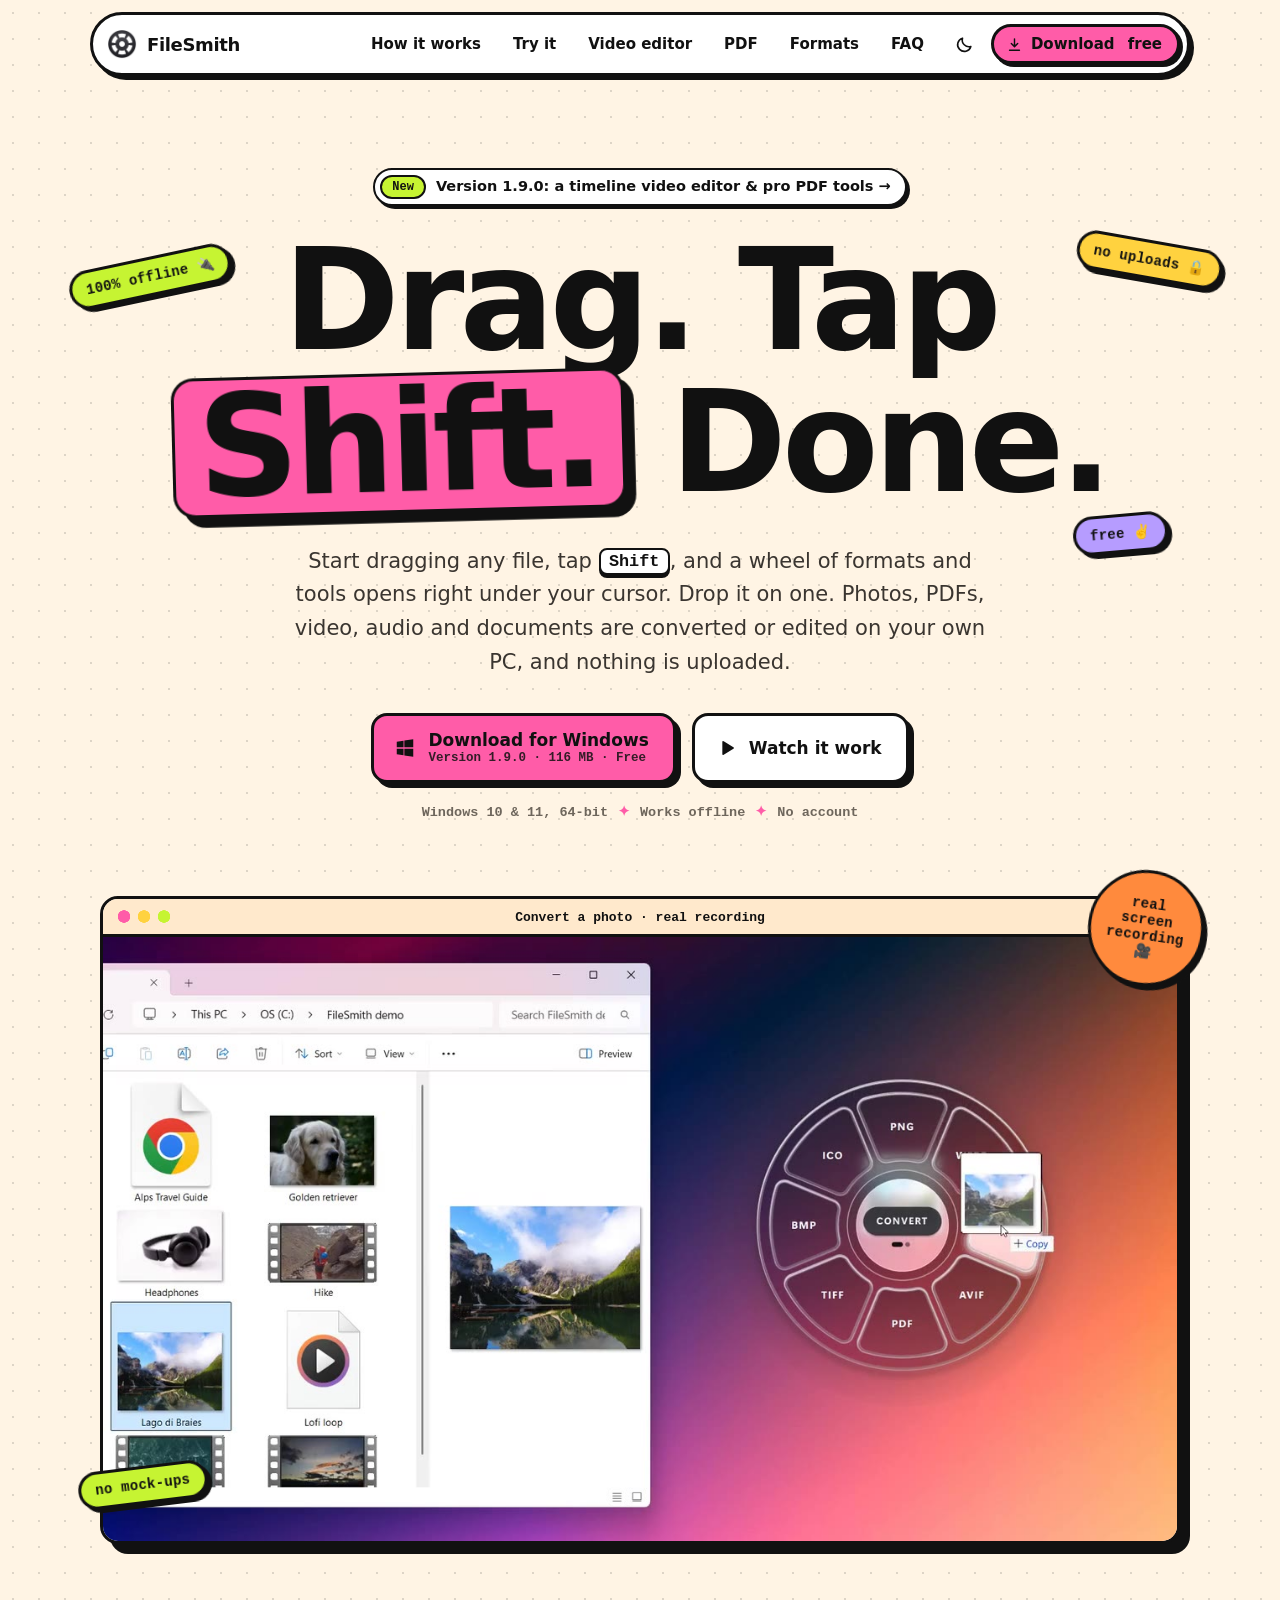
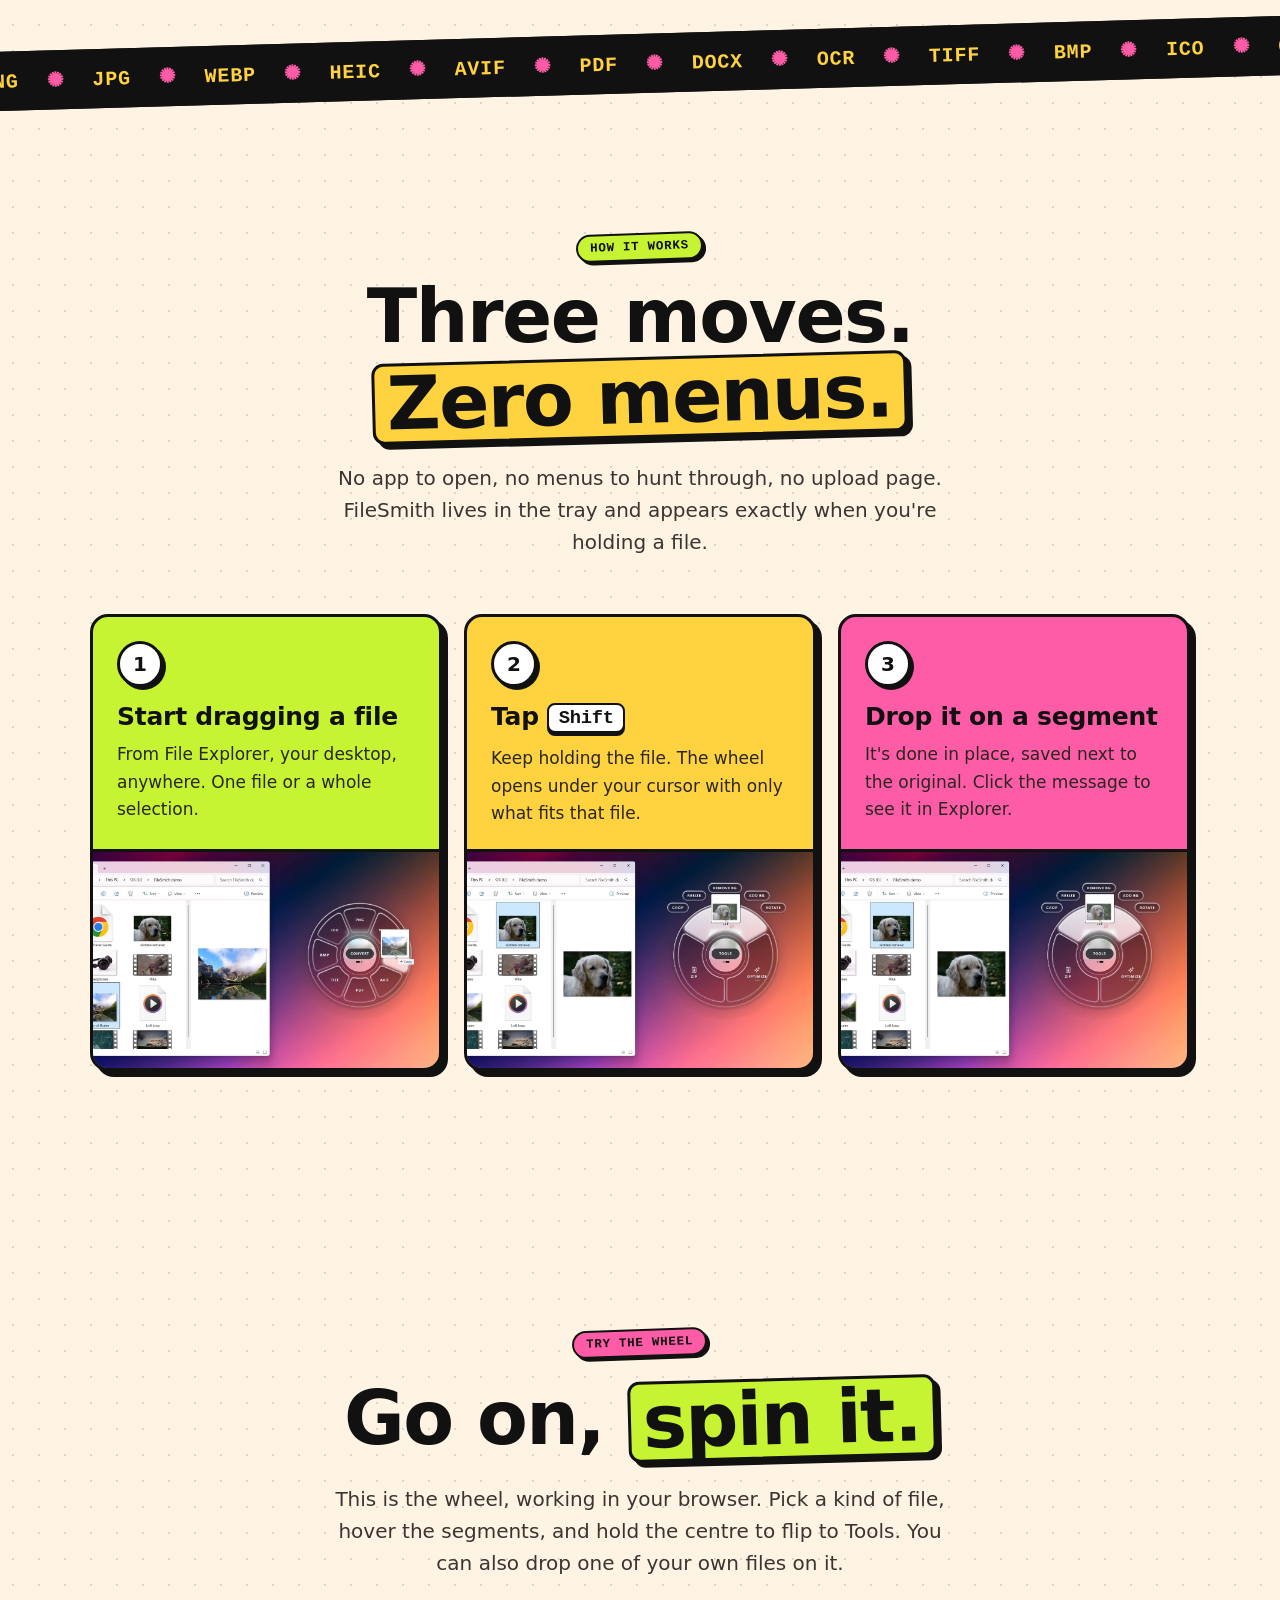
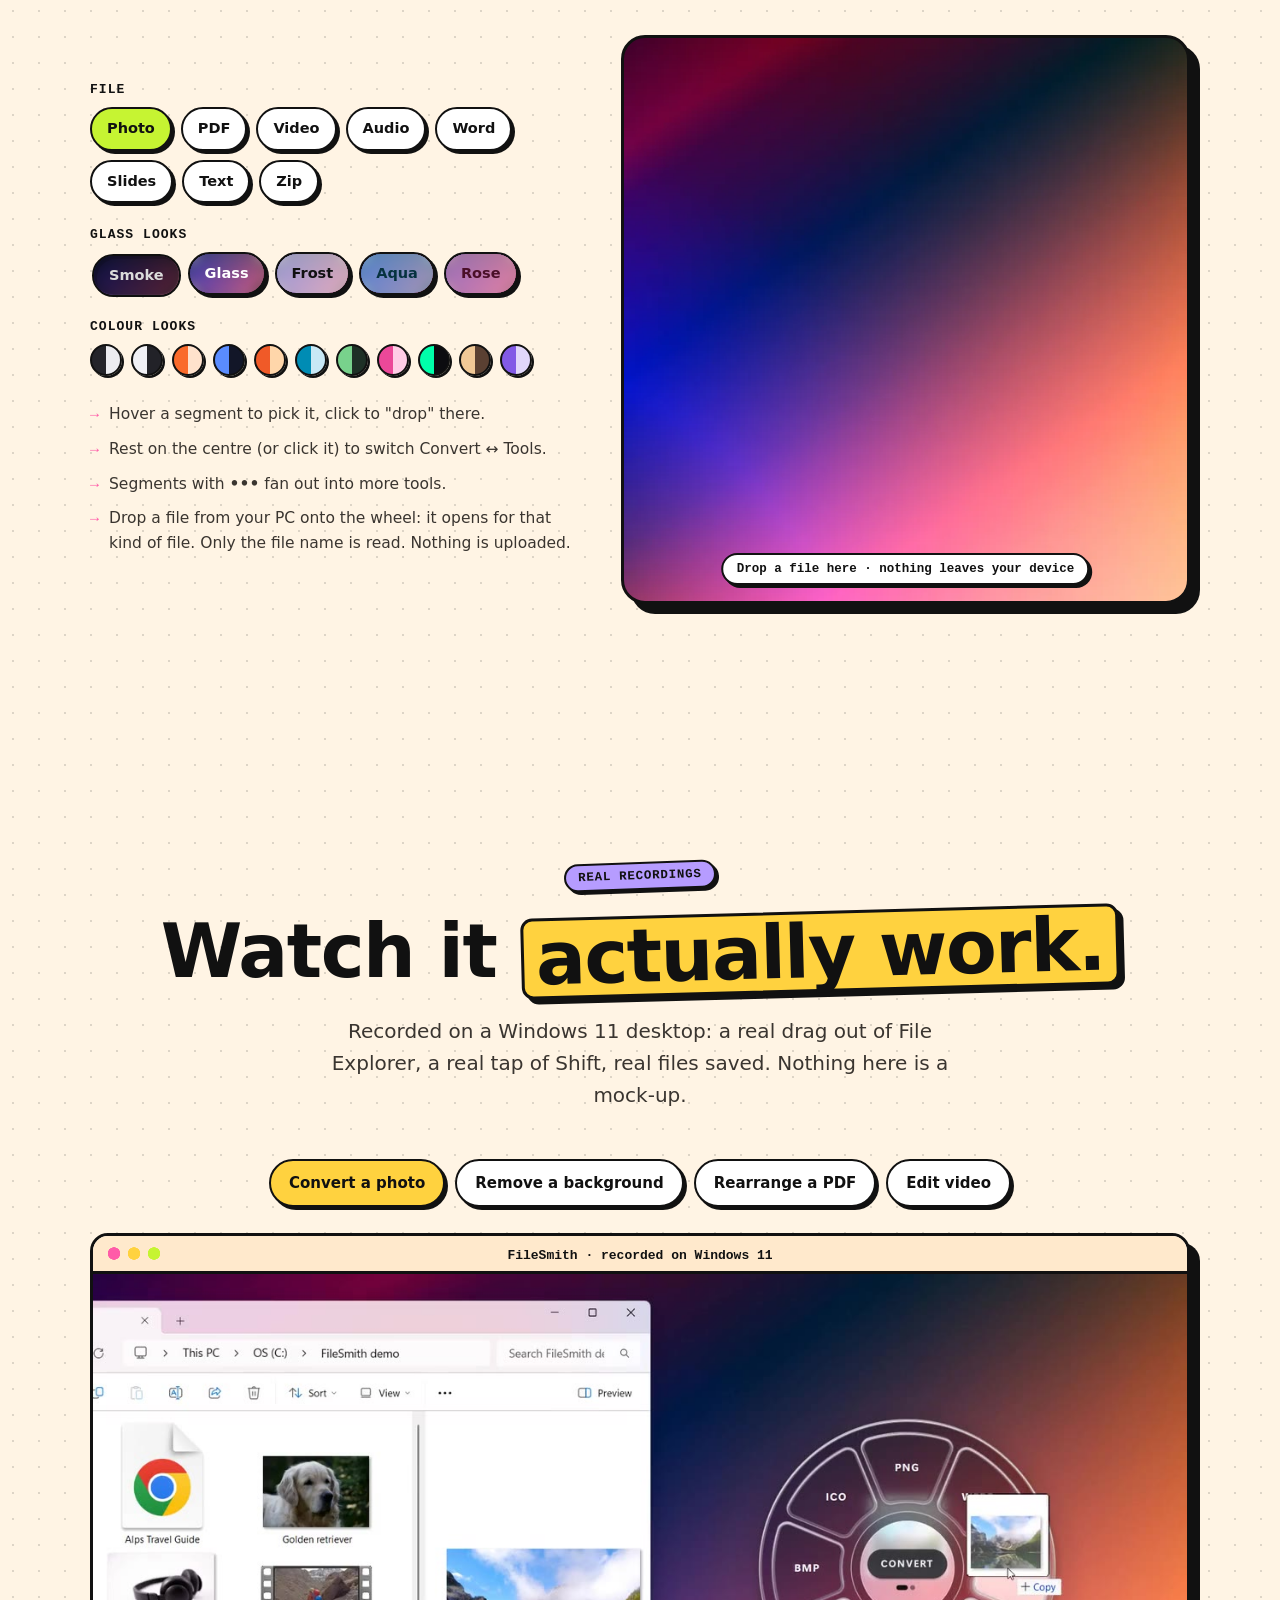
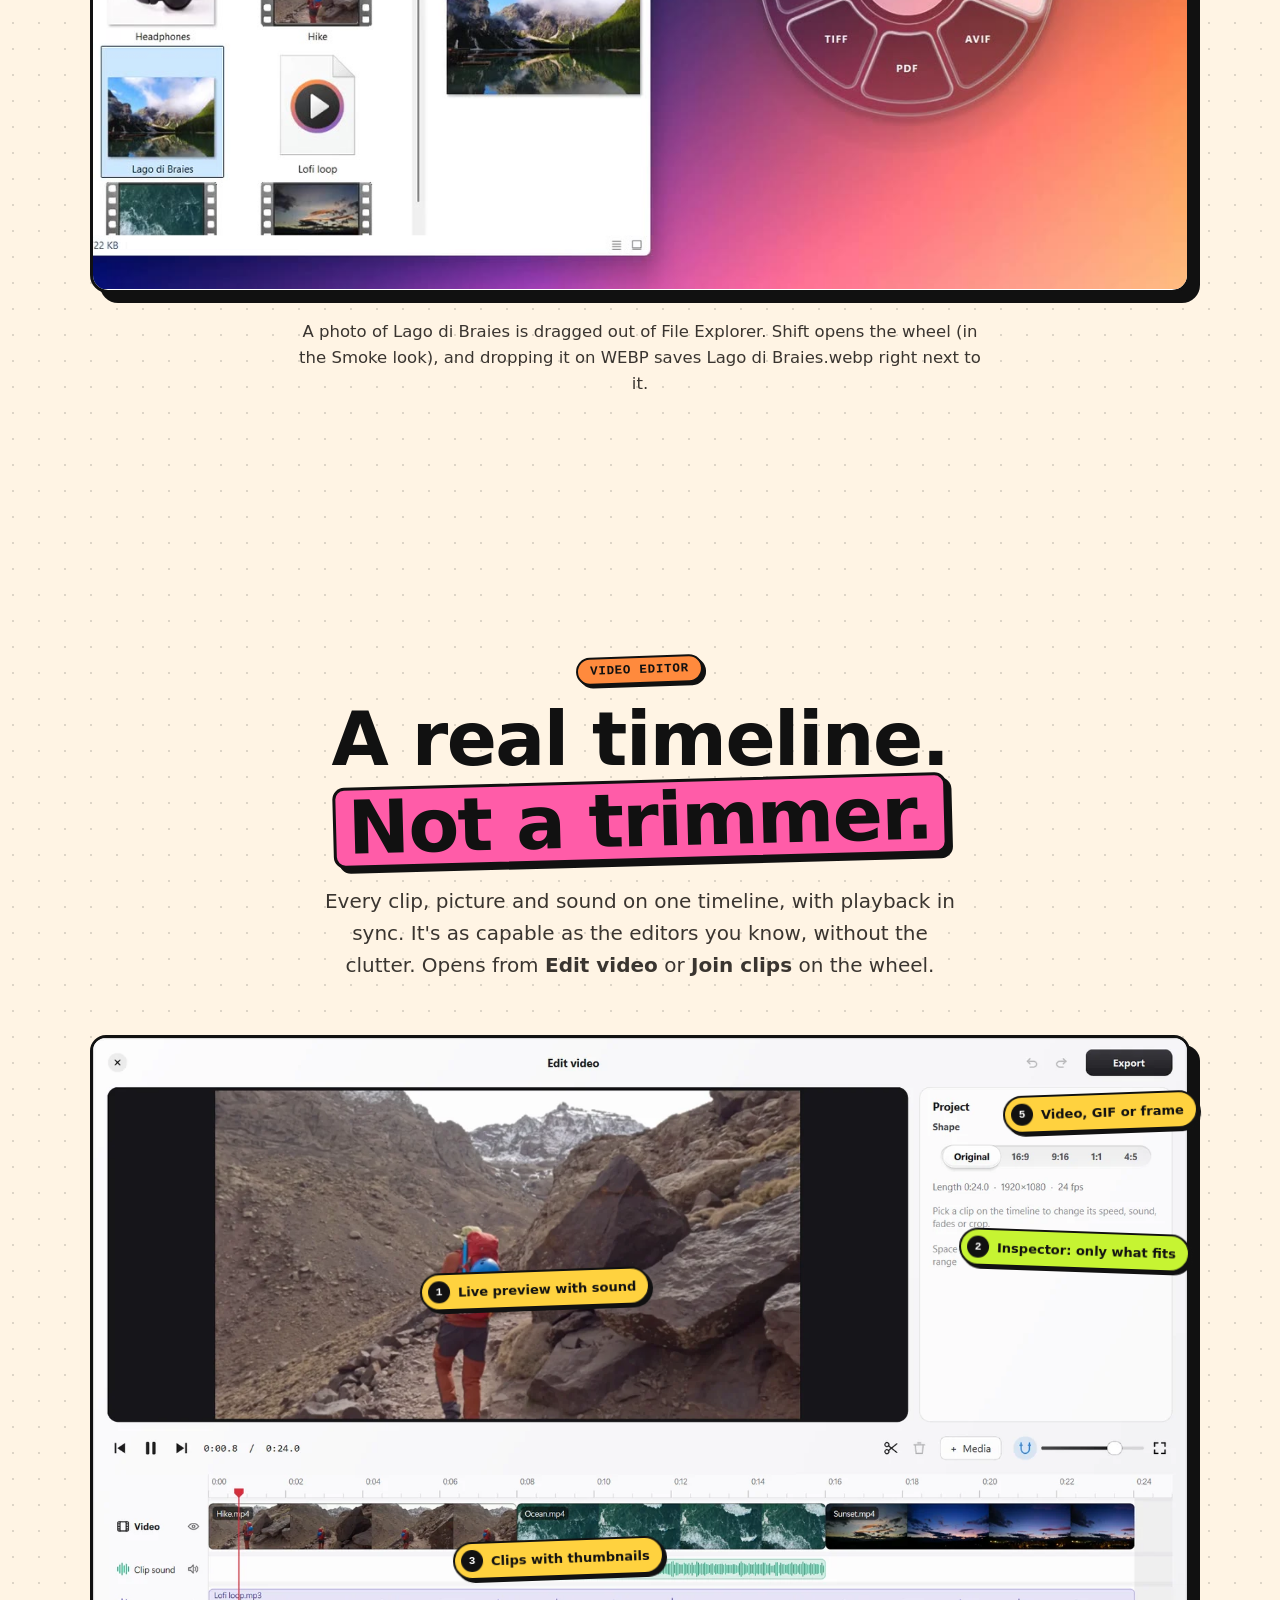
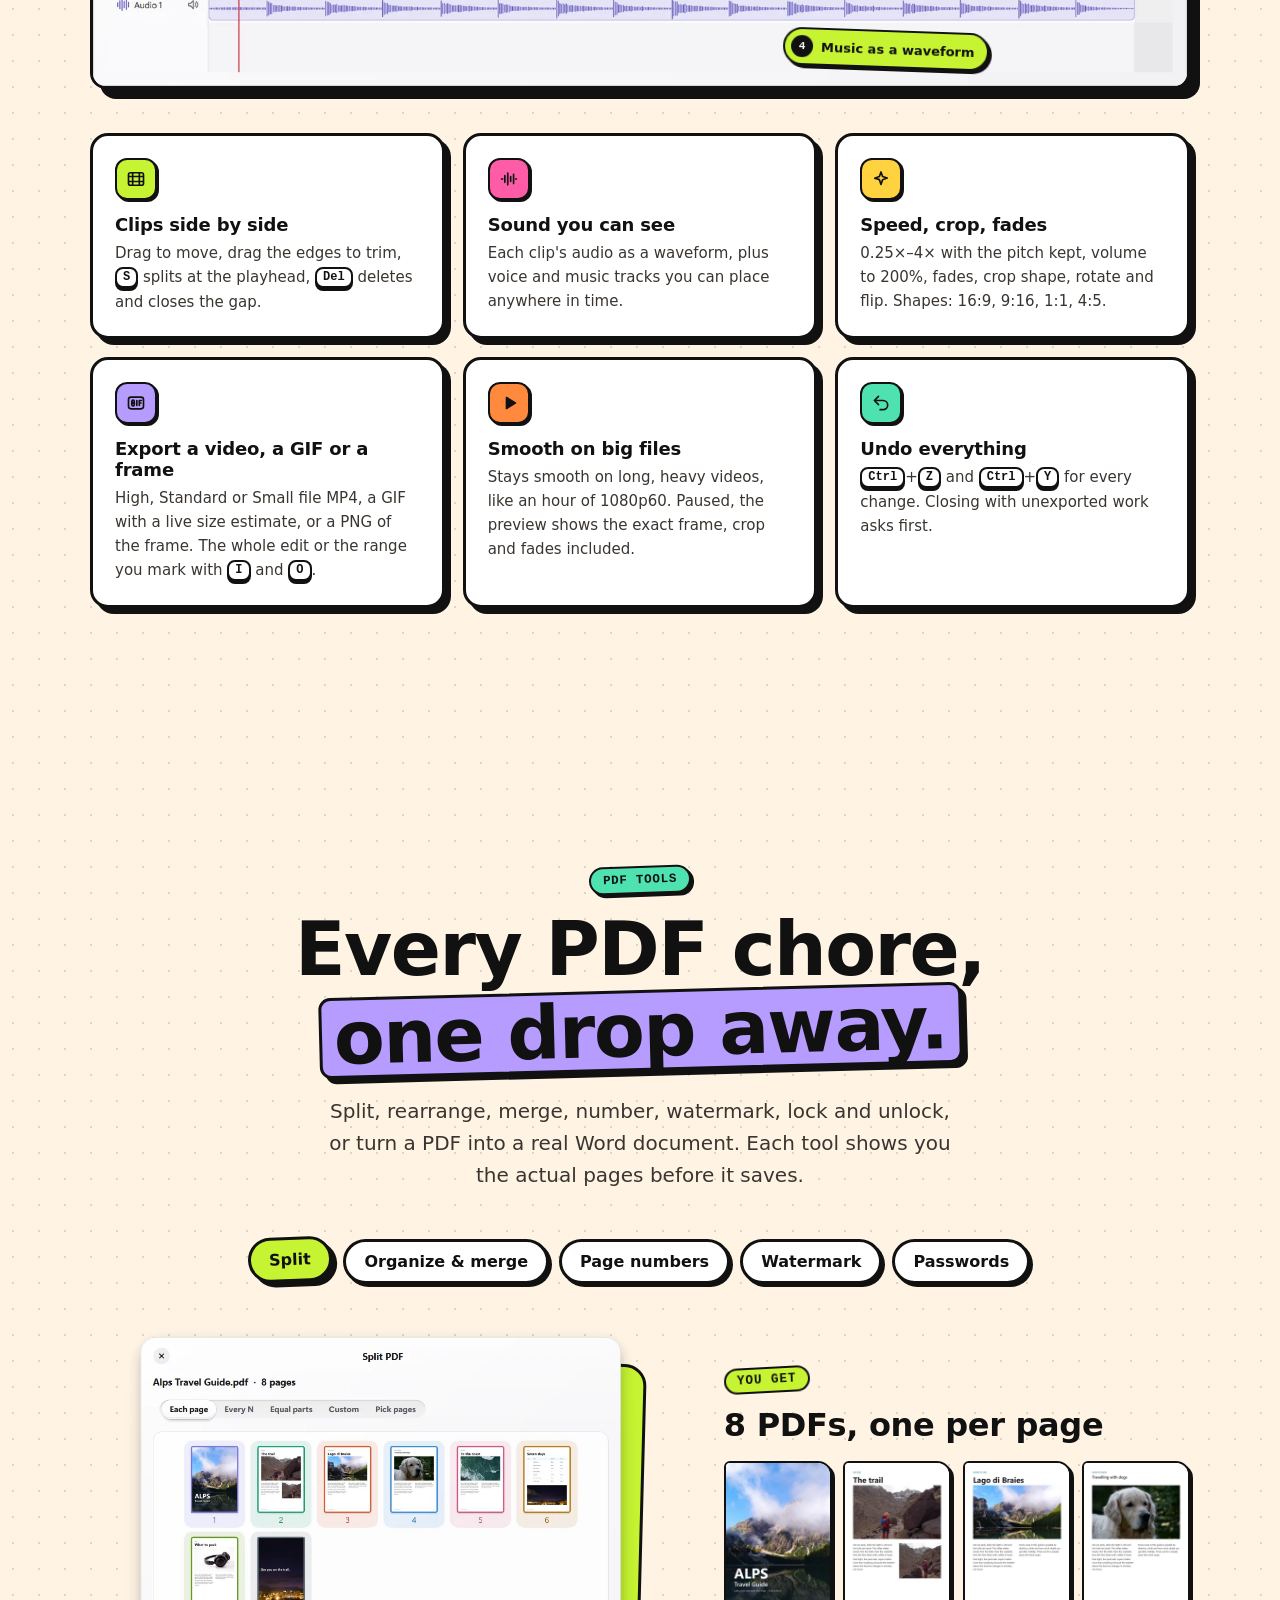
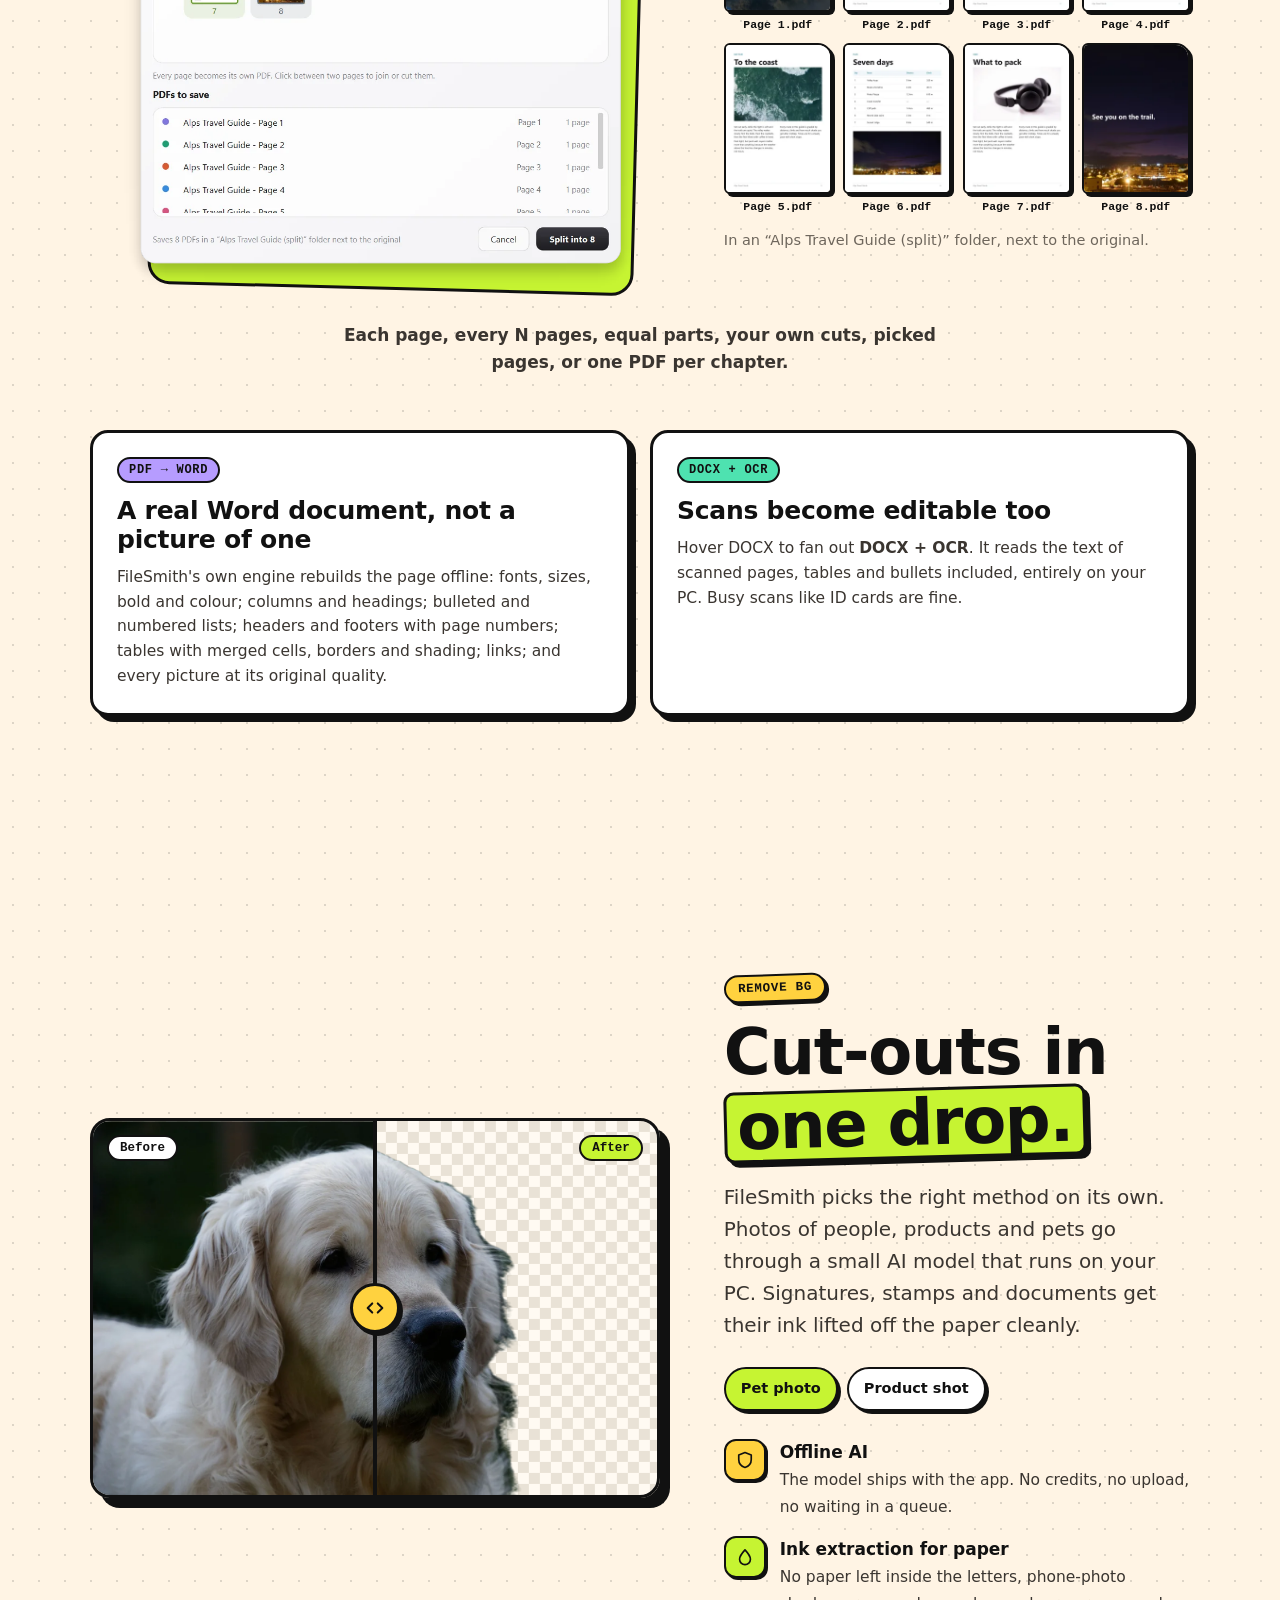
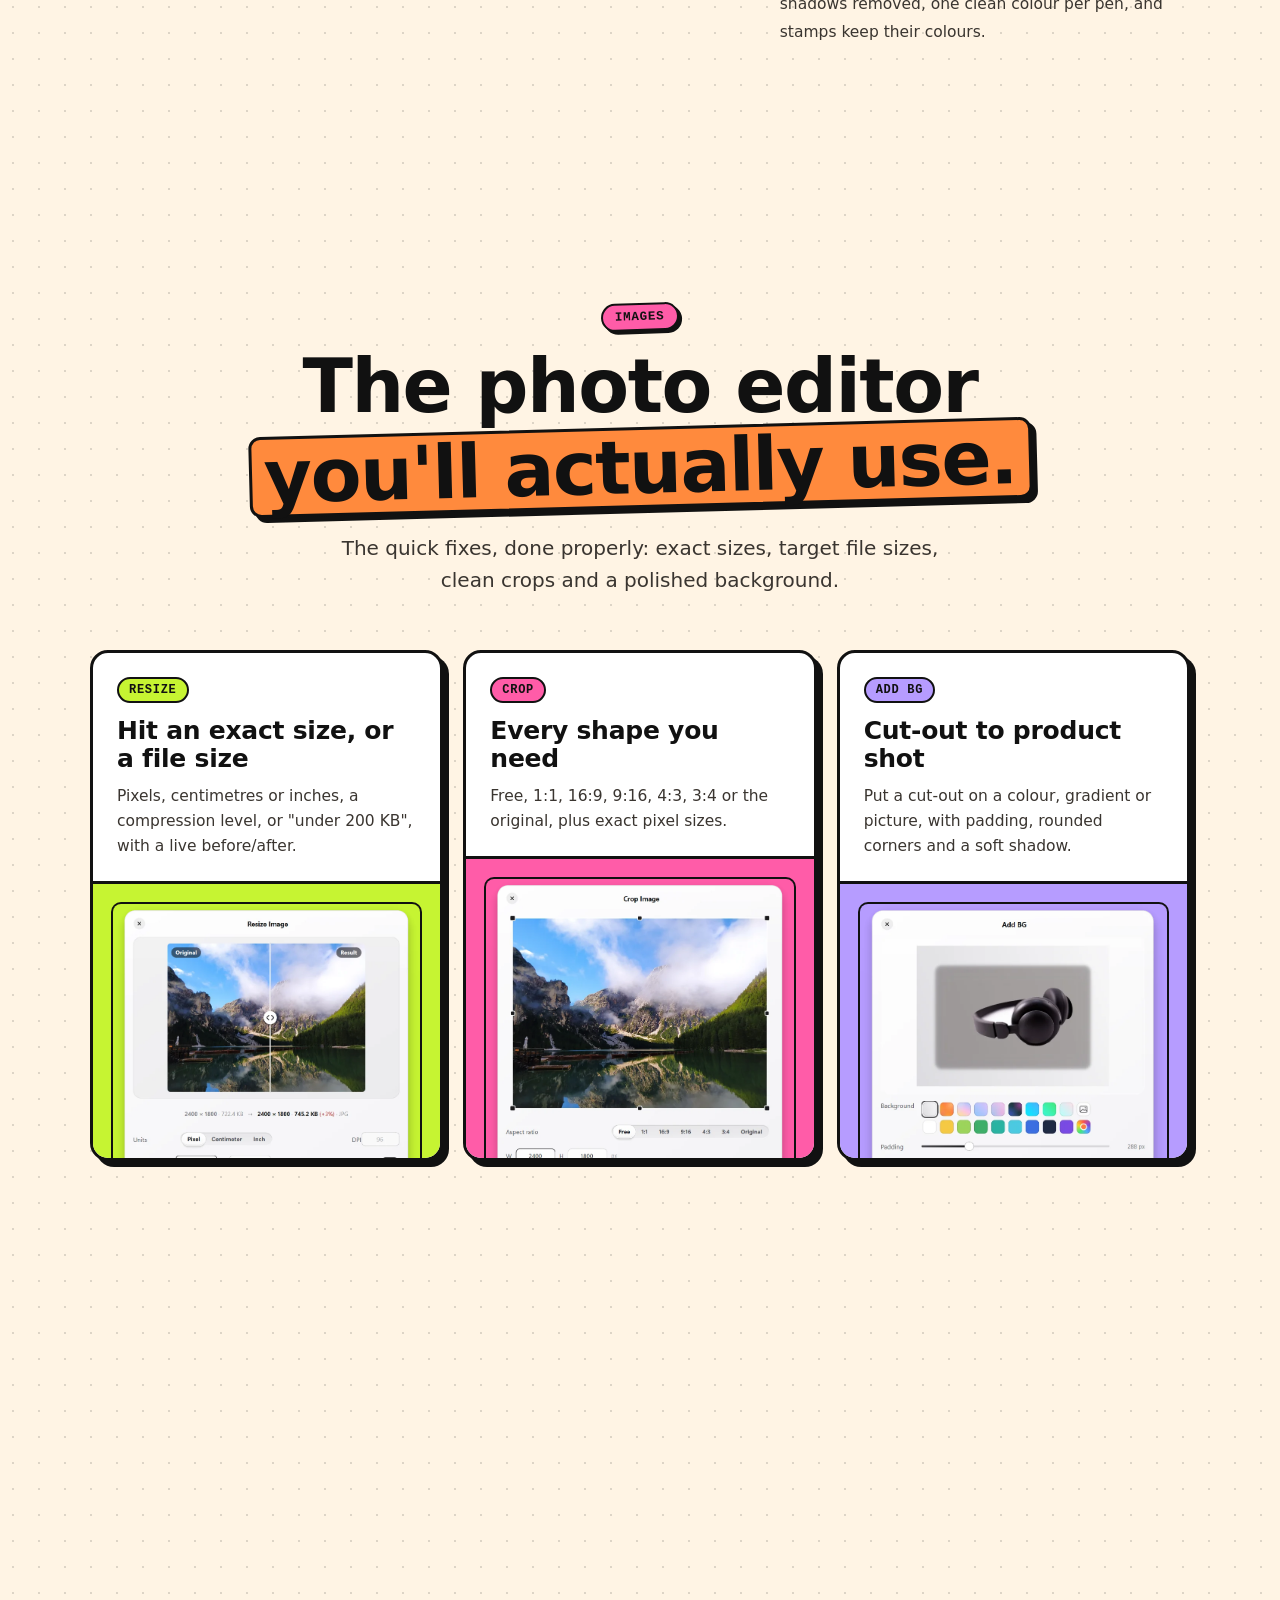
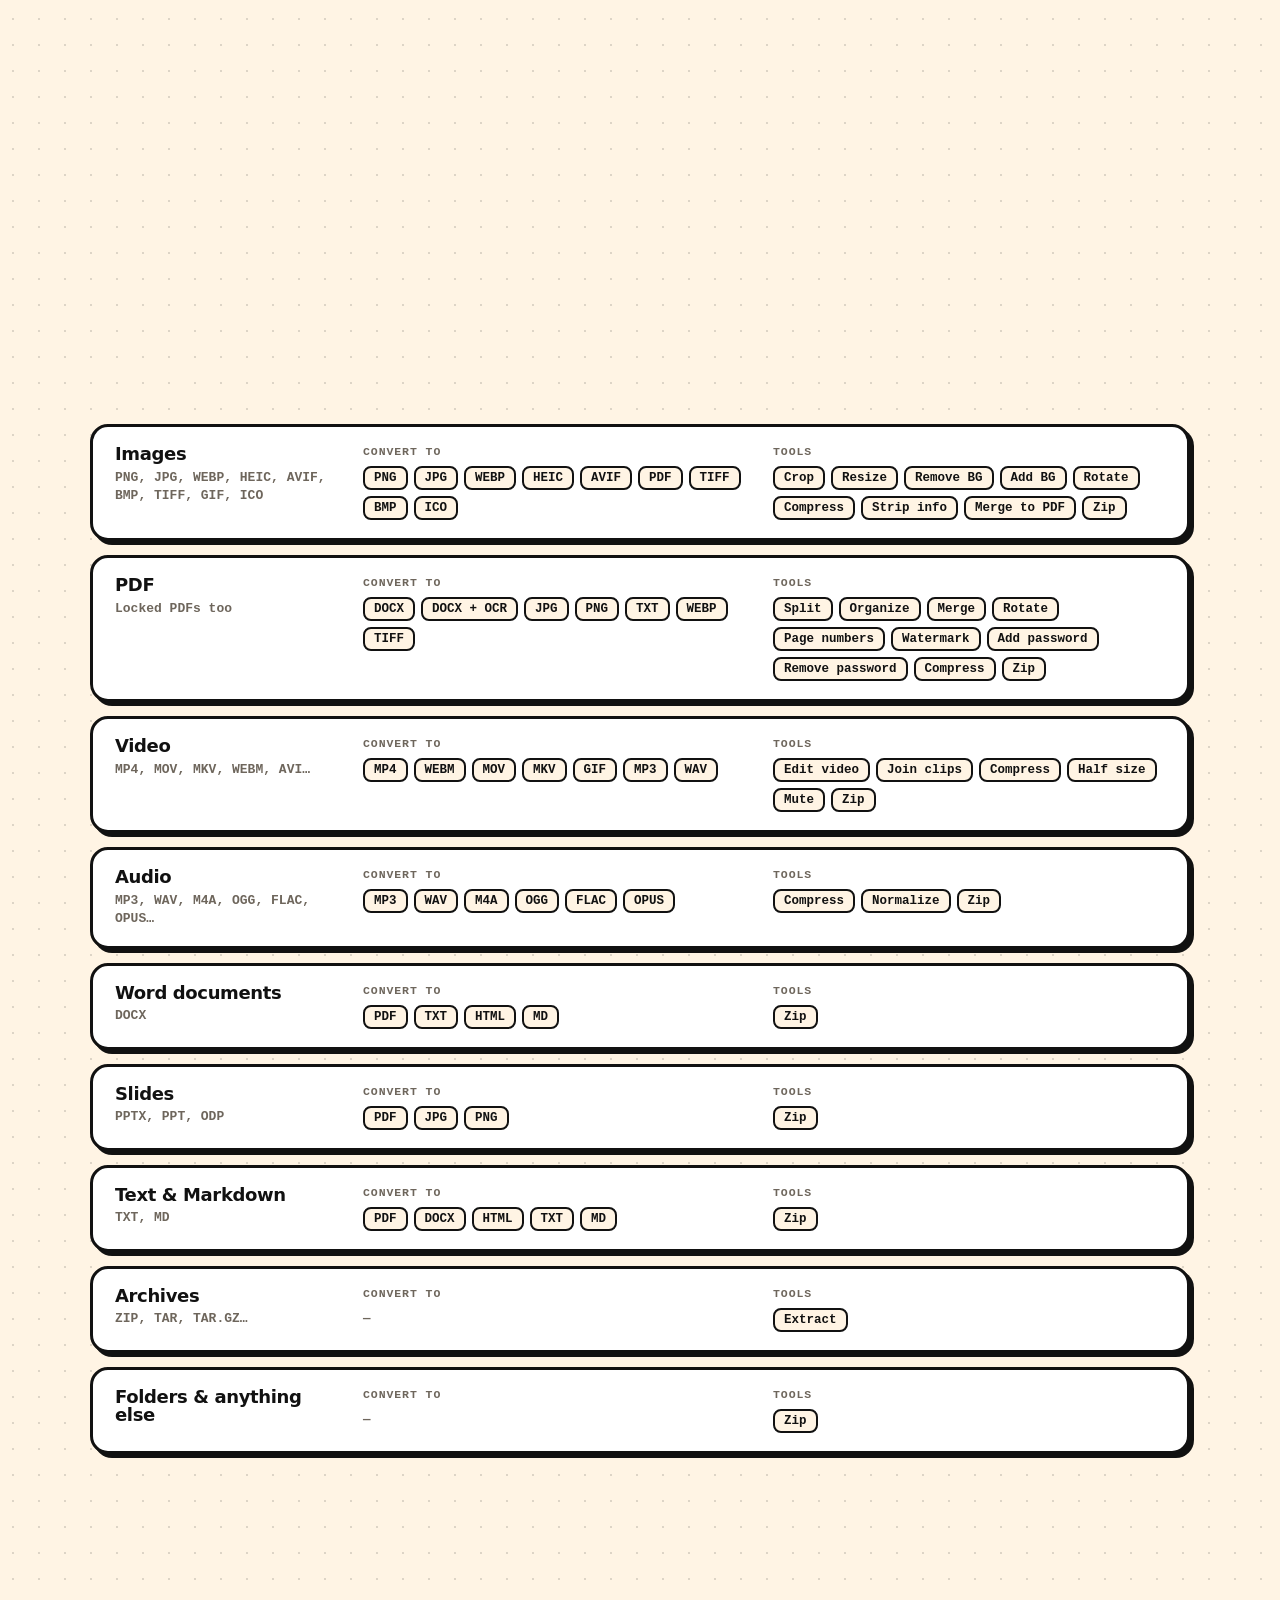
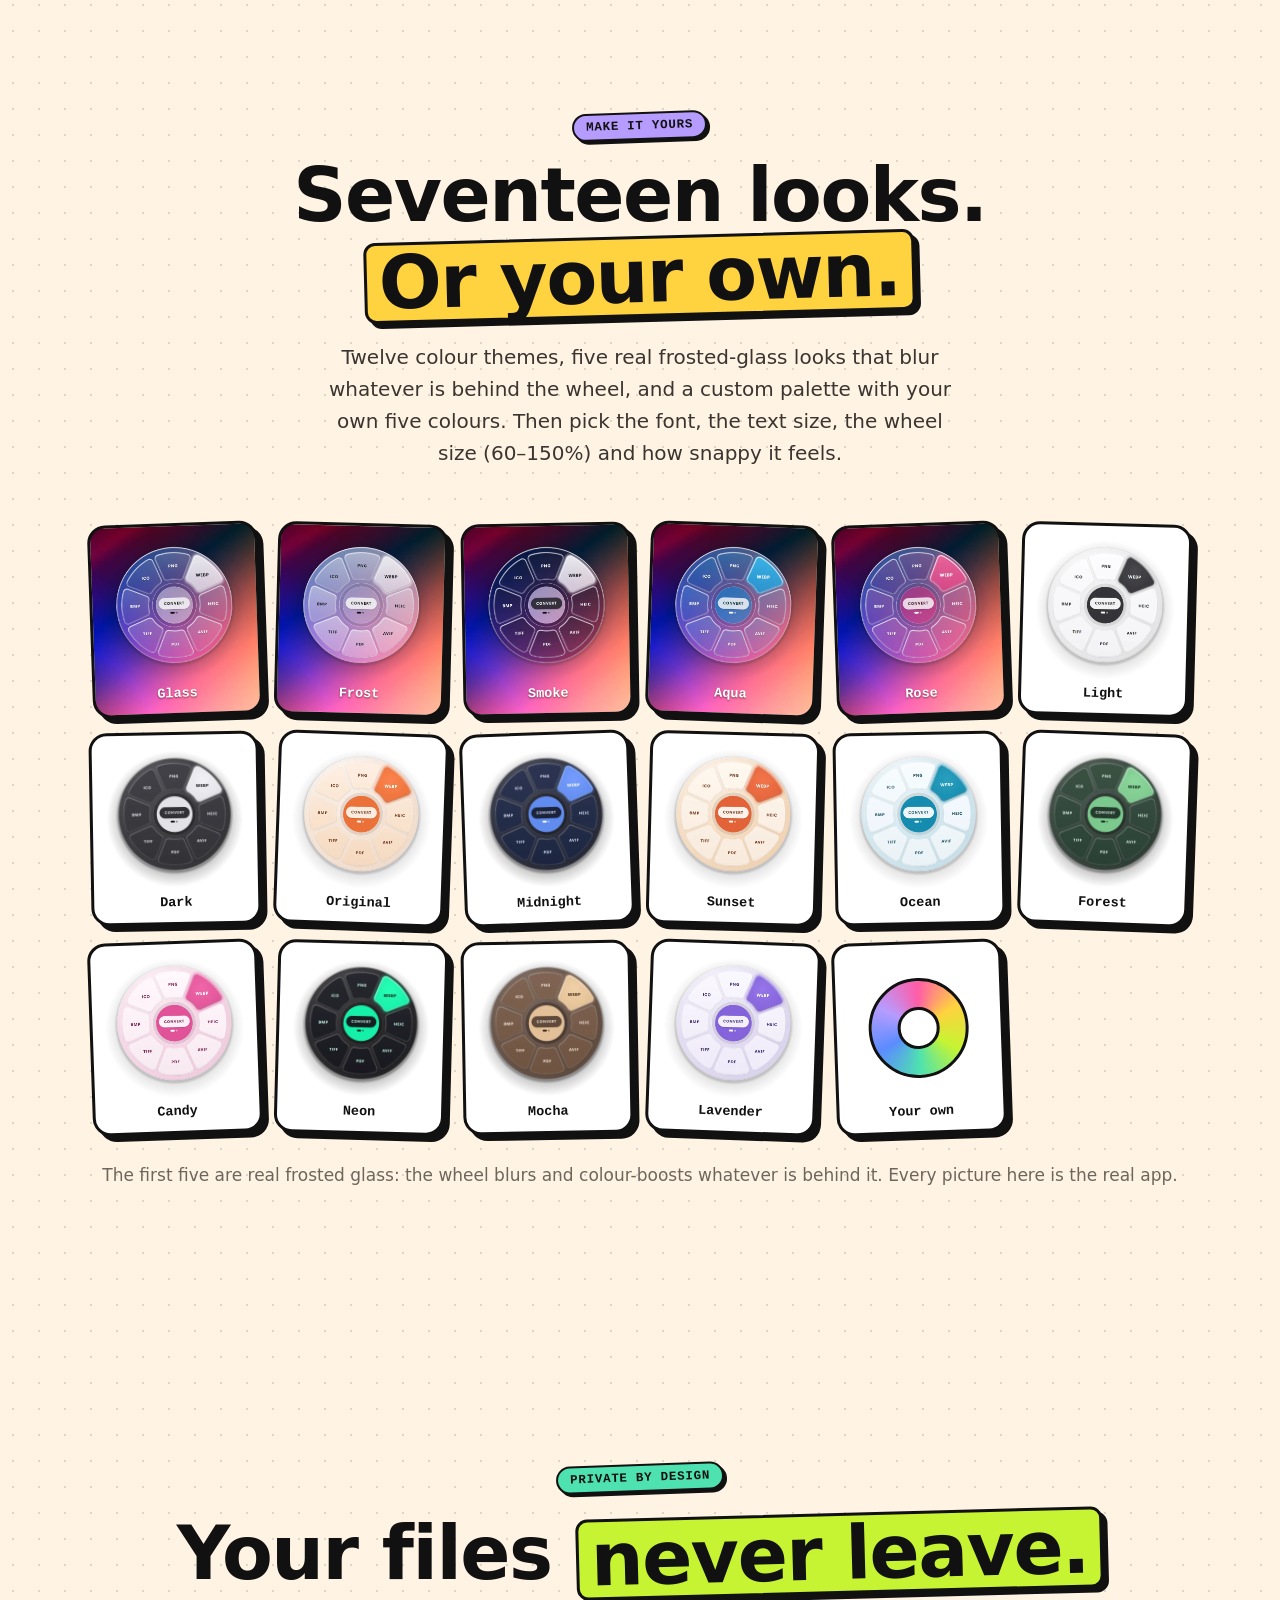
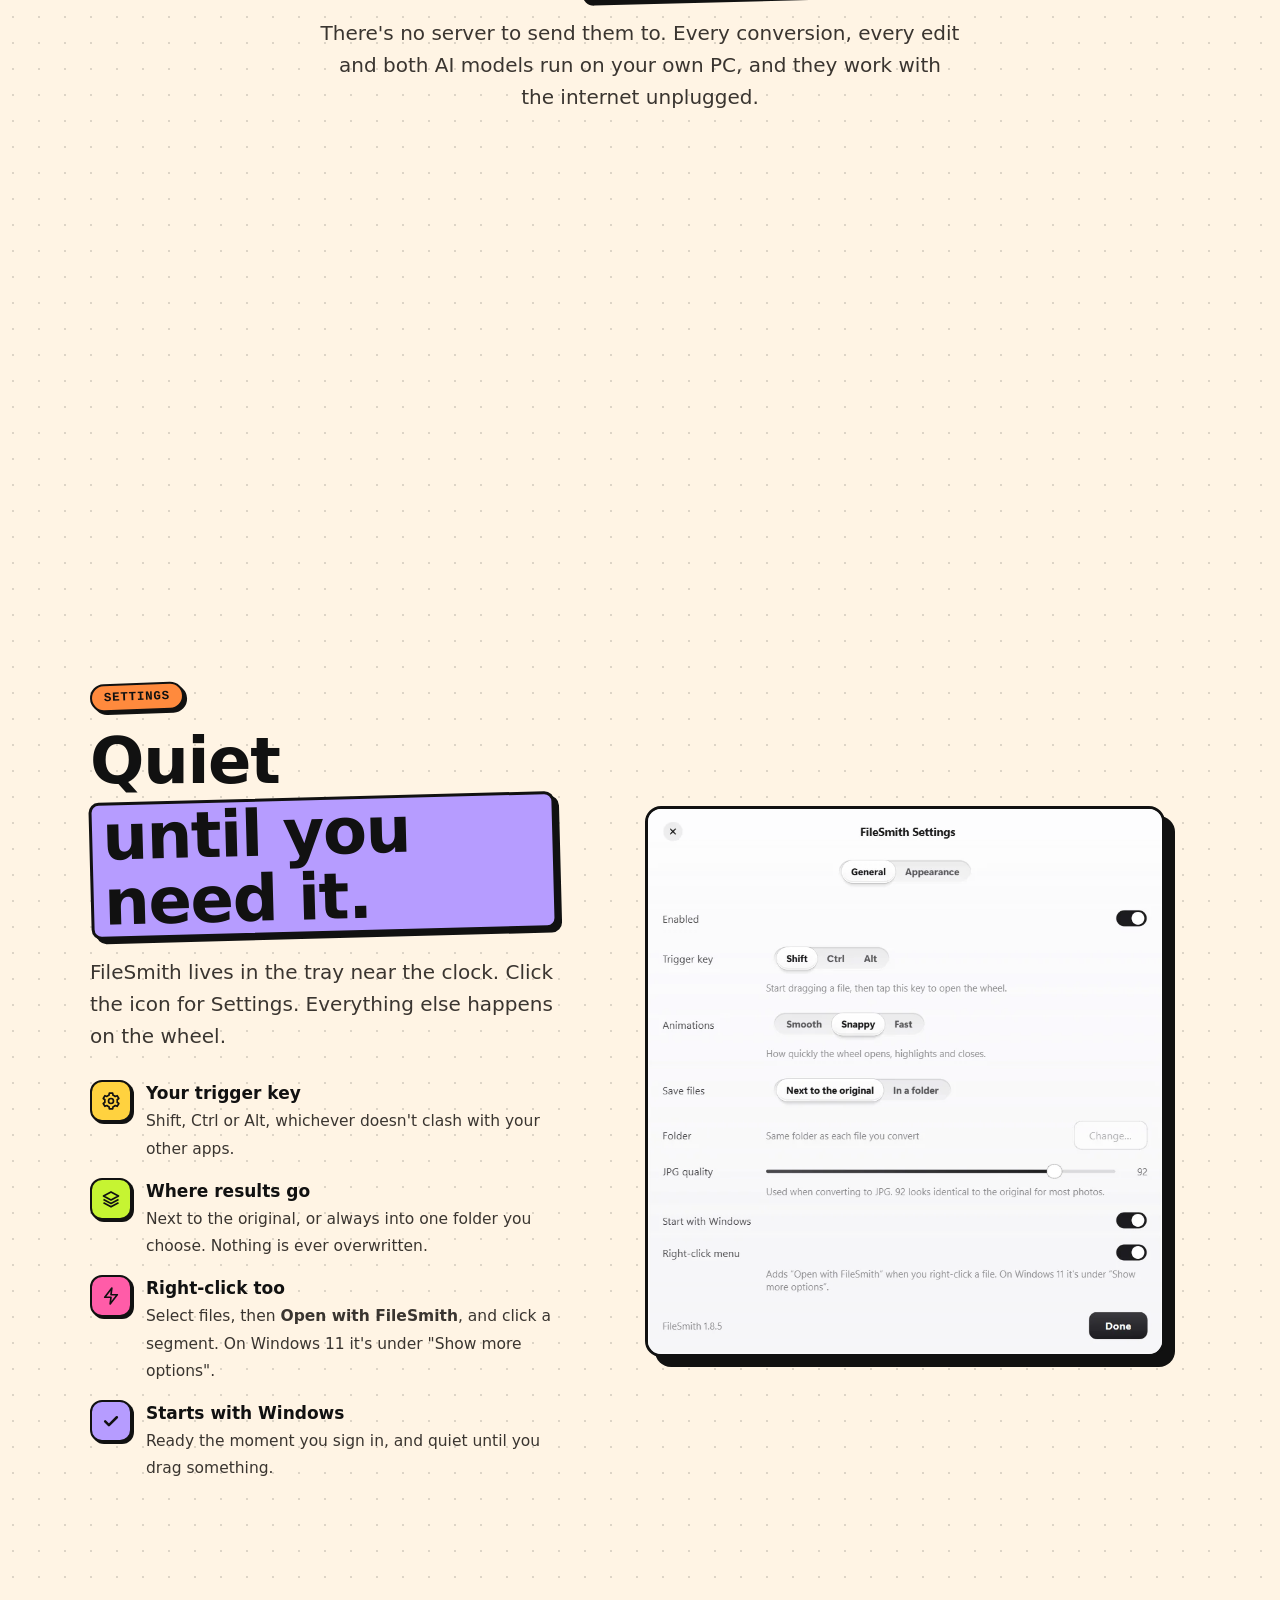
<file: index.html>
<!doctype html>
<html lang="en">
<head>
<meta charset="utf-8">
<meta name="viewport" content="width=device-width, initial-scale=1, viewport-fit=cover">
<title>FileSmith: drag, tap Shift, done</title>
<meta name="description" content="FileSmith is a Windows app that converts and edits files where you drag them. Start dragging any file, tap Shift, and a wheel of formats and tools opens under your cursor. Offline, private, free.">
<meta name="theme-color" content="#121212" media="(prefers-color-scheme: dark)">
<meta name="theme-color" content="#fff4e4" media="(prefers-color-scheme: light)">
<meta property="og:type" content="website">
<meta property="og:title" content="FileSmith: drag, tap Shift, done">
<meta property="og:description" content="Convert and edit any file right where you drag it. Photos, PDFs, video, audio and documents, all offline on your PC.">
<meta property="og:image" content="img/og.jpg">
<meta name="twitter:card" content="summary_large_image">
<link rel="icon" type="image/png" href="img/favicon.png">
<link rel="apple-touch-icon" href="img/icon-256.png">
<link rel="preload" as="image" href="media/flow-convert.jpg">
<link rel="stylesheet" href="css/site.css?v=26">
<script>
  // theme before first paint: saved choice, else the system's
  try { var t = localStorage.getItem("fs-theme"); if (t) document.documentElement.dataset.theme = t; } catch (e) {}
</script>
</head>
<body>
<a class="skip" href="#main">Skip to content</a>

<svg width="0" height="0" style="position:absolute" aria-hidden="true">
  <symbol id="i-win" viewBox="0 0 24 24"><path fill="currentColor" d="M3 5.1 10.4 4v7.2H3zm0 13.8 7.4 1.1v-7.1H3zM11.3 3.9 21 2.5v8.7h-9.7zm0 16.2 9.7 1.4v-8.6h-9.7z"/></symbol>
  <symbol id="i-down" viewBox="0 0 24 24"><path fill="none" stroke="currentColor" stroke-width="2" stroke-linecap="round" stroke-linejoin="round" d="M12 4v11m0 0-4.5-4.5M12 15l4.5-4.5M5 20h14"/></symbol>
  <symbol id="i-sun" viewBox="0 0 24 24"><g fill="none" stroke="currentColor" stroke-width="2" stroke-linecap="round"><circle cx="12" cy="12" r="4.2"/><path d="M12 2.5v2M12 19.5v2M4.6 4.6 6 6M18 18l1.4 1.4M2.5 12h2M19.5 12h2M4.6 19.4 6 18M18 6l1.4-1.4"/></g></symbol>
  <symbol id="i-moon" viewBox="0 0 24 24"><path fill="none" stroke="currentColor" stroke-width="2" stroke-linejoin="round" d="M20 14.5A8.5 8.5 0 0 1 9.5 4a8.5 8.5 0 1 0 10.5 10.5z"/></symbol>
  <symbol id="i-menu" viewBox="0 0 24 24"><path fill="none" stroke="currentColor" stroke-width="2" stroke-linecap="round" d="M4 7h16M4 12h16M4 17h16"/></symbol>
  <symbol id="i-play" viewBox="0 0 24 24"><path fill="currentColor" d="M8 5.5v13a1 1 0 0 0 1.5.86l10.6-6.5a1 1 0 0 0 0-1.72L9.5 4.64A1 1 0 0 0 8 5.5z"/></symbol>
  <symbol id="i-check" viewBox="0 0 24 24"><path fill="none" stroke="currentColor" stroke-width="3" stroke-linecap="round" stroke-linejoin="round" d="m5 12.5 4.5 4.5L19 7.5"/></symbol>
  <symbol id="i-lock" viewBox="0 0 24 24"><g fill="none" stroke="currentColor" stroke-width="2" stroke-linecap="round"><rect x="4.5" y="10.5" width="15" height="10" rx="2.5"/><path d="M8 10.5V7.5a4 4 0 0 1 8 0v3"/></g></symbol>
  <symbol id="i-spark" viewBox="0 0 24 24"><path fill="none" stroke="currentColor" stroke-width="2" stroke-linejoin="round" d="M12 3.5 13.9 9l5.6 1.9-5.6 1.9L12 18.5l-1.9-5.7L4.5 11l5.6-2z"/></symbol>
  <symbol id="i-bolt" viewBox="0 0 24 24"><path fill="none" stroke="currentColor" stroke-width="2" stroke-linejoin="round" d="M13 2.5 4.5 13.5H12l-1 8 8.5-11H12z"/></symbol>
  <symbol id="i-film" viewBox="0 0 24 24"><g fill="none" stroke="currentColor" stroke-width="2"><rect x="3" y="4.5" width="18" height="15" rx="2.5"/><path d="M3 9h18M3 15h18M8 4.5v15M16 4.5v15"/></g></symbol>
  <symbol id="i-wave" viewBox="0 0 24 24"><path fill="none" stroke="currentColor" stroke-width="2" stroke-linecap="round" d="M3 12h1.5M7 8v8M10.5 5v14M14 9v6M17.5 6.5v11M21 12h-1"/></symbol>
  <symbol id="i-layers" viewBox="0 0 24 24"><g fill="none" stroke="currentColor" stroke-width="2" stroke-linejoin="round"><path d="m12 3.5 9 4.8-9 4.8-9-4.8z"/><path d="m3 12.5 9 4.8 9-4.8M3 16.6l9 4.8 9-4.8"/></g></symbol>
  <symbol id="i-scissors" viewBox="0 0 24 24"><g fill="none" stroke="currentColor" stroke-width="2" stroke-linecap="round"><circle cx="6" cy="7" r="2.8"/><circle cx="6" cy="17" r="2.8"/><path d="M8.2 8.6 20 18M8.2 15.4 20 6"/></g></symbol>
  <symbol id="i-undo" viewBox="0 0 24 24"><path fill="none" stroke="currentColor" stroke-width="2" stroke-linecap="round" stroke-linejoin="round" d="M9 14 4 9l5-5M4 9h10.5a5.5 5.5 0 0 1 0 11H11"/></symbol>
  <symbol id="i-gif" viewBox="0 0 24 24"><g fill="none" stroke="currentColor" stroke-width="2" stroke-linejoin="round"><rect x="3" y="5" width="18" height="14" rx="3"/><path d="M8 12.5v-1h2v2.5a1.5 1.5 0 0 1-3 0v-4a1.5 1.5 0 0 1 3 0M13 9v6M16 15V9h2.5M16 12h2" stroke-linecap="round"/></g></symbol>
  <symbol id="i-shield" viewBox="0 0 24 24"><path fill="none" stroke="currentColor" stroke-width="2" stroke-linejoin="round" d="M12 3 4.5 6v5.5c0 4.6 3.2 8.2 7.5 9.5 4.3-1.3 7.5-4.9 7.5-9.5V6z"/></symbol>
  <symbol id="i-search" viewBox="0 0 24 24"><g fill="none" stroke="currentColor" stroke-width="2" stroke-linecap="round"><circle cx="11" cy="11" r="6.5"/><path d="m20 20-4.2-4.2"/></g></symbol>
  <symbol id="i-arrows" viewBox="0 0 24 24"><path fill="none" stroke="currentColor" stroke-width="2.2" stroke-linecap="round" stroke-linejoin="round" d="m9 7-5 5 5 5M15 7l5 5-5 5"/></symbol>
  <symbol id="i-text" viewBox="0 0 24 24"><path fill="none" stroke="currentColor" stroke-width="2" stroke-linecap="round" d="M5 6.5V5h14v1.5M12 5v14M9.5 19h5"/></symbol>
  <symbol id="i-drop" viewBox="0 0 24 24"><path fill="none" stroke="currentColor" stroke-width="2" stroke-linejoin="round" d="M12 3.5s6.5 7 6.5 11.2a6.5 6.5 0 0 1-13 0C5.5 10.5 12 3.5 12 3.5z"/></symbol>
  <symbol id="w-edit" viewBox="0 0 24 24"><path fill="none" stroke="currentColor" stroke-width="2" stroke-linejoin="round" d="M15.5 4.5 19.5 8.5 8.5 19.5H4.5v-4z"/></symbol>
  <symbol id="w-zip" viewBox="0 0 24 24"><g fill="none" stroke="currentColor" stroke-width="2" stroke-linejoin="round"><rect x="6" y="3" width="12" height="18" rx="2.5"/><path d="M12 3v3m0 2v2m0 2v2" stroke-linecap="round"/><rect x="10.3" y="14" width="3.4" height="4" rx="1"/></g></symbol>
  <symbol id="w-pages" viewBox="0 0 24 24"><g fill="none" stroke="currentColor" stroke-width="2" stroke-linejoin="round"><rect x="8" y="3" width="12" height="15" rx="2"/><path d="M5 7v12.5A1.5 1.5 0 0 0 6.5 21H16"/></g></symbol>
  <symbol id="w-stamp" viewBox="0 0 24 24"><g fill="none" stroke="currentColor" stroke-width="2" stroke-linejoin="round"><path d="M9.5 13V9.5a2.5 2.5 0 1 1 5 0V13M4.5 13h15v4h-15zM6 20.5h12" stroke-linecap="round"/></g></symbol>
  <symbol id="w-compress" viewBox="0 0 24 24"><path fill="none" stroke="currentColor" stroke-width="2" stroke-linecap="round" stroke-linejoin="round" d="M12 3v6m0 0-3-3m3 3 3-3M12 21v-6m0 0-3 3m3-3 3 3M4 12h16"/></symbol>
  <symbol id="w-mute" viewBox="0 0 24 24"><g fill="none" stroke="currentColor" stroke-width="2" stroke-linejoin="round" stroke-linecap="round"><path d="M4 9.5h3.5L12 5.5v13l-4.5-4H4z"/><path d="m16 9.5 5 5m0-5-5 5"/></g></symbol>
  <symbol id="w-unzip" viewBox="0 0 24 24"><g fill="none" stroke="currentColor" stroke-width="2" stroke-linejoin="round" stroke-linecap="round"><path d="M4 8.5 12 4l8 4.5v7L12 20l-8-4.5z"/><path d="M12 11v6m-2.5-2.5L12 17l2.5-2.5"/></g></symbol>
  <symbol id="i-gear" viewBox="0 0 24 24"><g fill="none" stroke="currentColor" stroke-width="2"><circle cx="12" cy="12" r="3"/><path d="M19.4 13.5a7.6 7.6 0 0 0 0-3l2-1.5-2-3.4-2.3 1a7.6 7.6 0 0 0-2.6-1.5L14 2.5h-4l-.5 2.6A7.6 7.6 0 0 0 7 6.6l-2.3-1-2 3.4 2 1.5a7.6 7.6 0 0 0 0 3l-2 1.5 2 3.4 2.3-1a7.6 7.6 0 0 0 2.6 1.5l.4 2.6h4l.5-2.6a7.6 7.6 0 0 0 2.6-1.5l2.3 1 2-3.4z" stroke-linejoin="round"/></g></symbol>
</svg>


<header class="nav" id="nav">
  <div class="nav-in">
    <a class="brand" href="#top"><img src="img/icon-256.png" alt="" width="28" height="28">FileSmith</a>
    <nav class="nav-links" id="navlinks" aria-label="Sections">
      <a href="#how">How it works</a>
      <a href="#try">Try it</a>
      <a href="#video">Video editor</a>
      <a href="#pdf">PDF</a>
      <a href="#formats">Formats</a>
      <a href="#faq">FAQ</a>
    </nav>
    <button class="icon-btn theme-btn" id="themeBtn" type="button" aria-label="Switch light or dark">
      <svg class="sun"><use href="#i-sun"/></svg><svg class="moon"><use href="#i-moon"/></svg>
    </button>
    <button class="icon-btn menu-btn" id="menuBtn" type="button" aria-label="Menu" aria-expanded="false" aria-controls="navlinks"><svg><use href="#i-menu"/></svg></button>
    <a class="btn btn-primary btn-sm" data-dl href="#download"><svg><use href="#i-down"/></svg>Download<span class="long">&nbsp;free</span></a>
  </div>
</header>

<main id="main">

<!-- ───────── hero ───────── -->
<section class="hero" id="top">
  <div class="wrap">
    <a class="pill" href="changelog.html"><b>New</b><span><span data-v-text>Version 1.9.0</span>: a timeline video editor &amp; pro PDF tools →</span></a>
    <div class="hero-title">
      <h1><span class="w">Drag.</span> <span class="w">Tap</span> <span class="w grad-text">Shift.</span> <span class="w">Done.</span></h1>
      <span class="sticker s1" aria-hidden="true">100% offline 🔌</span>
      <span class="sticker s2" aria-hidden="true">no uploads 🔒</span>
      <span class="sticker s3" aria-hidden="true">free ✌️</span>
    </div>
    <p class="lead">Start dragging any file, tap <kbd>Shift</kbd>, and a wheel of formats and tools opens right under your cursor. Drop it on one. Photos, PDFs, video, audio and documents are converted or edited on your own PC, and nothing is uploaded.</p>
    <div class="hero-cta">
      <a class="btn btn-primary magnet" data-dl href="#download">
        <svg><use href="#i-win"/></svg>
        <span class="stack">Download for Windows<small><span data-v-text>Version 1.9.0</span> · <span data-size>116 MB</span> · Free</small></span>
      </a>
      <a class="btn btn-ghost" href="#flows"><svg><use href="#i-play"/></svg>Watch it work</a>
    </div>
    <p class="hero-meta"><span>Windows 10 &amp; 11, 64-bit</span><span>Works offline</span><span>No account</span></p>

    <div class="stage" id="stage">
      <div class="window" id="heroWindow" data-title="Convert a photo · real recording">
        <video id="heroVideo" src="media/flow-convert.mp4" poster="media/flow-convert.jpg" muted loop playsinline autoplay preload="auto"
               aria-label="Screen recording: a photo is dragged out of File Explorer, Shift is tapped, the FileSmith wheel opens and the photo is dropped on WEBP"></video>
      </div>
      <span class="sticker round s4" aria-hidden="true">real screen recording 🎥</span>
      <span class="sticker s5" aria-hidden="true">no mock-ups</span>
    </div>
  </div>
</section>

<!-- ───────── ticker ───────── -->
<div class="ticker" aria-label="Formats FileSmith works with">
  <div class="ticker-track" id="ticker"></div>
</div>

<!-- ───────── how ───────── -->
<section id="how">
  <div class="wrap">
    <div class="center reveal">
      <span class="eyebrow" style="--c:var(--lime)">How it works</span>
      <h2>Three moves. <span class="grad-text" style="--c:var(--yellow)">Zero menus.</span></h2>
      <p class="lead">No app to open, no menus to hunt through, no upload page. FileSmith lives in the tray and appears exactly when you're holding a file.</p>
    </div>
    <div class="steps">
      <article class="card glow step reveal">
        <span class="num">1</span>
        <h3>Start dragging a file</h3>
        <p>From File Explorer, your desktop, anywhere. One file or a whole selection.</p>
        <div class="shot"><video data-src="media/flow-convert.mp4" data-from="0.4" data-to="2.0" muted playsinline preload="none" poster="media/flow-convert.jpg" aria-hidden="true"></video></div>
      </article>
      <article class="card glow step reveal d1">
        <span class="num">2</span>
        <h3>Tap <kbd>Shift</kbd></h3>
        <p>Keep holding the file. The wheel opens under your cursor with only what fits that file.</p>
        <div class="shot"><video style="object-position:72% 50%" data-src="media/flow-removebg.mp4" data-from="1.9" data-to="4.3" muted playsinline preload="none" poster="media/flow-removebg.jpg" aria-hidden="true"></video></div>
      </article>
      <article class="card glow step reveal d2">
        <span class="num">3</span>
        <h3>Drop it on a segment</h3>
        <p>It's done in place, saved next to the original. Click the message to see it in Explorer.</p>
        <div class="shot"><video style="object-position:72% 50%" data-src="media/flow-removebg.mp4" data-from="5.6" data-to="10.6" muted playsinline preload="none" poster="media/flow-removebg.jpg" aria-hidden="true"></video></div>
      </article>
    </div>
  </div>
</section>

<!-- ───────── playground ───────── -->
<section id="try">
  <div class="wrap">
    <div class="center reveal">
      <span class="eyebrow" style="--c:var(--pink)">Try the wheel</span>
      <h2>Go on, <span class="grad-text" style="--c:var(--lime)">spin it.</span></h2>
      <p class="lead">This is the wheel, working in your browser. Pick a kind of file, hover the segments, and hold the centre to flip to Tools. You can also drop one of your own files on it.</p>
    </div>
    <div class="playground">
      <div class="pg-side reveal">
        <div class="pg-label">File</div>
        <div class="seg-ctl" id="kinds" role="group" aria-label="Kind of file"></div>
        <div class="pg-label">Glass looks</div>
        <div class="seg-ctl glass-looks" id="glassLooks" role="group" aria-label="Glass looks"></div>
        <div class="pg-label">Colour looks</div>
        <div class="swatches" id="swatches" role="group" aria-label="Colour looks"></div>
        <ul class="hint-list">
          <li><span>Hover a segment to pick it, click to "drop" there.</span></li>
          <li><span>Rest on the centre (or click it) to switch Convert ↔ Tools.</span></li>
          <li><span>Segments with <b>•••</b> fan out into more tools.</span></li>
          <li><span>Drop a file from your PC onto the wheel: it opens for that kind of file. Only the file name is read. Nothing is uploaded.</span></li>
        </ul>
      </div>
      <div class="pg-stage reveal d1" id="pgStage">
        <canvas id="wheelCanvas" tabindex="0" role="application" aria-label="The FileSmith wheel. Hover or use the arrow keys to pick a segment, Enter to choose it, Space to switch between Convert and Tools."></canvas>
        <div class="drop-note">Drop a file here · nothing leaves your device</div>
      </div>
    </div>
  </div>
</section>

<!-- ───────── flows ───────── -->
<section id="flows">
  <div class="wrap">
    <div class="center reveal">
      <span class="eyebrow" style="--c:var(--lilac)">Real recordings</span>
      <h2>Watch it <span class="grad-text" style="--c:var(--yellow)">actually work.</span></h2>
      <p class="lead">Recorded on a Windows 11 desktop: a real drag out of File Explorer, a real tap of Shift, real files saved. Nothing here is a mock-up.</p>
    </div>
    <div class="flows reveal">
      <div class="tabs" role="tablist" id="flowTabs">
        <button class="tab" role="tab" aria-selected="true" data-flow="convert">Convert a photo<span class="prog"></span></button>
        <button class="tab" role="tab" aria-selected="false" data-flow="removebg">Remove a background<span class="prog"></span></button>
        <button class="tab" role="tab" aria-selected="false" data-flow="pdf">Rearrange a PDF<span class="prog"></span></button>
        <button class="tab" role="tab" aria-selected="false" data-flow="video">Edit video<span class="prog"></span></button>
      </div>
      <div class="window flat reveal" data-title="FileSmith · recorded on Windows 11">
        <video id="flowVideo" muted playsinline preload="none" poster="media/flow-convert.jpg" aria-label="Screen recording of FileSmith"></video>
      </div>
      <p class="flow-caption" id="flowCaption" aria-live="polite"></p>
    </div>
  </div>
</section>

<!-- ───────── video editor ───────── -->
<section id="video">
  <div class="wrap">
    <div class="center reveal">
      <span class="eyebrow" style="--c:var(--orange)">Video editor</span>
      <h2>A real timeline. <span class="grad-text" style="--c:var(--pink)">Not a trimmer.</span></h2>
      <p class="lead">Every clip, picture and sound on one timeline, with playback in sync. It's as capable as the editors you know, without the clutter. Opens from <b>Edit video</b> or <b>Join clips</b> on the wheel.</p>
    </div>
    <div class="editor-shot reveal">
      <div class="callouts">
        <div class="shot-frame"><img src="img/e-video.webp" width="1600" height="949" loading="lazy" alt="The FileSmith video editor: a preview of a hiking clip, a project inspector, and a timeline with three video clips with thumbnails, their sound as a green waveform and a music track as a purple waveform"></div>
        <span class="callout" style="left:30%;top:36%"><i>1</i>Live preview with sound</span>
        <span class="callout" style="left:79%;top:30%"><i>2</i>Inspector: only what fits</span>
        <span class="callout" style="left:33%;top:77%"><i>3</i>Clips with thumbnails</span>
        <span class="callout" style="left:63%;top:91%"><i>4</i>Music as a waveform</span>
        <span class="callout" style="left:83%;top:9%"><i>5</i>Video, GIF or frame</span>
      </div>
      <ul class="legend"><li>1 · Live preview with sound</li><li>2 · Inspector: only what fits</li><li>3 · Clips with thumbnails</li><li>4 · Music as a waveform</li><li>5 · Export a video, a GIF or a frame</li></ul>
    </div>
    <ul class="feat-grid">
      <li class="card glow reveal"><span class="ic"><svg><use href="#i-film"/></svg></span><b>Clips side by side</b><span>Drag to move, drag the edges to trim, <kbd>S</kbd> splits at the playhead, <kbd>Del</kbd> deletes and closes the gap.</span></li>
      <li class="card glow reveal d1"><span class="ic"><svg><use href="#i-wave"/></svg></span><b>Sound you can see</b><span>Each clip's audio as a waveform, plus voice and music tracks you can place anywhere in time.</span></li>
      <li class="card glow reveal d2"><span class="ic"><svg><use href="#i-spark"/></svg></span><b>Speed, crop, fades</b><span>0.25×–4× with the pitch kept, volume to 200%, fades, crop shape, rotate and flip. Shapes: 16:9, 9:16, 1:1, 4:5.</span></li>
      <li class="card glow reveal"><span class="ic"><svg><use href="#i-gif"/></svg></span><b>Export a video, a GIF or a frame</b><span>High, Standard or Small file MP4, a GIF with a live size estimate, or a PNG of the frame. The whole edit or the range you mark with <kbd>I</kbd> and <kbd>O</kbd>.</span></li>
      <li class="card glow reveal d1"><span class="ic"><svg><use href="#i-play"/></svg></span><b>Smooth on big files</b><span>Stays smooth on long, heavy videos, like an hour of 1080p60. Paused, the preview shows the exact frame, crop and fades included.</span></li>
      <li class="card glow reveal d2"><span class="ic"><svg><use href="#i-undo"/></svg></span><b>Undo everything</b><span><kbd>Ctrl</kbd>+<kbd>Z</kbd> and <kbd>Ctrl</kbd>+<kbd>Y</kbd> for every change. Closing with unexported work asks first.</span></li>
    </ul>
  </div>
</section>

<!-- ───────── pdf ───────── -->
<section id="pdf">
  <div class="wrap">
    <div class="center reveal">
      <span class="eyebrow" style="--c:var(--mint)">PDF tools</span>
      <h2>Every PDF chore, <span class="grad-text" style="--c:var(--lilac)">one drop away.</span></h2>
      <p class="lead">Split, rearrange, merge, number, watermark, lock and unlock, or turn a PDF into a real Word document. Each tool shows you the actual pages before it saves.</p>
    </div>
    <div class="pdf-tabs reveal" role="tablist" aria-label="PDF tools" id="pdfTabs">
      <button class="pdf-tab" role="tab" aria-selected="true" style="--c:var(--lime)" data-tool="split" data-img="img/e-split.webp" data-w="947" data-h="1032" data-alt="The Split PDF window: page thumbnails tinted by the PDF each page goes into, with modes Each page, Every N, Equal parts, Custom and Pick pages" data-line="Each page, every N pages, equal parts, your own cuts, picked pages, or one PDF per chapter.">Split</button>
      <button class="pdf-tab" role="tab" aria-selected="false" style="--c:var(--yellow)" data-tool="organize" data-img="img/e-organize.webp" data-w="1075" data-h="831" data-alt="The Organize pages window with eight page thumbnails and buttons to rotate, delete, undo and add files" data-line="Drag pages into order, rotate, delete and undo. Drop several PDFs and images to merge them into one.">Organize &amp; merge</button>
      <button class="pdf-tab" role="tab" aria-selected="false" style="--c:var(--lilac)" data-tool="numbers" data-img="img/e-numbers.webp" data-w="1020" data-h="916" data-alt="The Page numbers window with a live preview of the page and choices for position, style, starting number and size" data-line="Pick the spot on a little page, a style like “Page 1 of 12”, where to start, and whether to skip the cover.">Page numbers</button>
      <button class="pdf-tab" role="tab" aria-selected="false" style="--c:var(--pink)" data-tool="watermark" data-img="img/e-watermark.webp" data-w="932" data-h="916" data-alt="The Watermark window showing CONFIDENTIAL placed diagonally across the real page, with layout, strength and colour controls" data-line="Text, a logo or both, diagonal or in a corner, at the strength and colour you pick, previewed on the real page.">Watermark</button>
      <button class="pdf-tab" role="tab" aria-selected="false" style="--c:var(--mint)" data-tool="password" data-img="img/e-protect.webp" data-w="787" data-h="489" data-alt="The Add a password window with two password fields" data-line="Lock a copy with AES-256 so it needs your password to open, or remove the password from a PDF you can open.">Passwords</button>
    </div>
    <div class="pdf-stage reveal" id="pdfStage" style="--c:var(--lime)">
      <div class="pdf-win"><span class="pdf-shot"><img id="pdfImg" src="img/e-split.webp" width="947" height="1032" loading="lazy" alt="The Split PDF window: page thumbnails tinted by the PDF each page goes into, with modes Each page, Every N, Equal parts, Custom and Pick pages"></span></div>
      <div class="pdf-result" aria-live="polite">
        <span class="pdf-you">You get</span>
        <div class="pdf-panel" data-for="split">
          <h3>8 PDFs, one per page</h3>
          <div class="pdf-files"><figure class="pdf-file" style="--k:0"><img src="img/pdf-p1.webp" width="220" height="312" alt=""><figcaption>Page 1.pdf</figcaption></figure><figure class="pdf-file" style="--k:1"><img src="img/pdf-p2.webp" width="220" height="312" alt=""><figcaption>Page 2.pdf</figcaption></figure><figure class="pdf-file" style="--k:2"><img src="img/pdf-p3.webp" width="220" height="312" alt=""><figcaption>Page 3.pdf</figcaption></figure><figure class="pdf-file" style="--k:3"><img src="img/pdf-p4.webp" width="220" height="312" alt=""><figcaption>Page 4.pdf</figcaption></figure><figure class="pdf-file" style="--k:4"><img src="img/pdf-p5.webp" width="220" height="312" alt=""><figcaption>Page 5.pdf</figcaption></figure><figure class="pdf-file" style="--k:5"><img src="img/pdf-p6.webp" width="220" height="312" alt=""><figcaption>Page 6.pdf</figcaption></figure><figure class="pdf-file" style="--k:6"><img src="img/pdf-p7.webp" width="220" height="312" alt=""><figcaption>Page 7.pdf</figcaption></figure><figure class="pdf-file" style="--k:7"><img src="img/pdf-p8.webp" width="220" height="312" alt=""><figcaption>Page 8.pdf</figcaption></figure></div>
          <p class="pdf-note">In an “Alps Travel Guide (split)” folder, next to the original.</p>
        </div>
        <div class="pdf-panel" data-for="organize" hidden>
          <h3>Pages in the order you want</h3>
          <div class="og-strip" id="ogStrip"><img class="og-page" data-p="0" src="img/pdf-p1.webp" width="220" height="312" alt="Page 1"><img class="og-page" data-p="1" src="img/pdf-p2.webp" width="220" height="312" alt="Page 2"><img class="og-page" data-p="2" src="img/pdf-p3.webp" width="220" height="312" alt="Page 3"><img class="og-page" data-p="3" src="img/pdf-p4.webp" width="220" height="312" alt="Page 4"><img class="og-page" data-p="4" src="img/pdf-p5.webp" width="220" height="312" alt="Page 5"><img class="og-page" data-p="5" src="img/pdf-p6.webp" width="220" height="312" alt="Page 6"><img class="og-page" data-p="6" src="img/pdf-p7.webp" width="220" height="312" alt="Page 7"><img class="og-page" data-p="7" src="img/pdf-p8.webp" width="220" height="312" alt="Page 8"></div>
          <p class="pdf-note">Saved as “Alps Travel Guide organized.pdf”. Your original stays as it was.</p>
        </div>
        <div class="pdf-panel" data-for="numbers" hidden>
          <h3>“Page 2 of 8” on every page</h3>
          <div class="compare page-crop" tabindex="0" role="slider" aria-label="Before and after page numbers: drag to compare" aria-valuemin="0" aria-valuemax="100" aria-valuenow="50">
            <img class="after" src="img/pdf-num-after.webp" width="1296" height="471" loading="lazy" alt="After: the page footer reads Page 2 of 8">
            <img class="before" src="img/pdf-num-before.webp" width="1296" height="471" loading="lazy" alt="Before: the same page without a page number">
            <span class="lab l">Before</span><span class="lab r">After</span>
            <div class="handle"><b><svg><use href="#i-arrows"/></svg></b></div>
          </div>
          <p class="pdf-note">Real output from FileSmith, on page 2 of the travel guide.</p>
        </div>
        <div class="pdf-panel" data-for="watermark" hidden>
          <h3>Marked, on every page</h3>
          <div class="compare page-full" tabindex="0" role="slider" aria-label="Before and after the watermark: drag to compare" aria-valuemin="0" aria-valuemax="100" aria-valuenow="50">
            <img class="after" src="img/pdf-wm-after.webp" width="900" height="1274" loading="lazy" alt="After: CONFIDENTIAL runs diagonally across the page in see-through pink">
            <img class="before" src="img/pdf-wm-before.webp" width="900" height="1274" loading="lazy" alt="Before: the page without a watermark">
            <span class="lab l">Before</span><span class="lab r">After</span>
            <div class="handle"><b><svg><use href="#i-arrows"/></svg></b></div>
          </div>
          <p class="pdf-note">Real output from FileSmith. The text stays selectable underneath.</p>
        </div>
        <div class="pdf-panel" data-for="password" hidden>
          <h3>A copy only you can open</h3>
          <div class="lock-card">
            <img src="img/pdf-p1.webp" width="220" height="312" alt="">
            <span class="padlock" aria-hidden="true"><i class="shackle"></i><i class="body"></i></span>
          </div>
          <p class="pdf-note">“Alps Travel Guide protected.pdf”, AES-256. FileSmith can't recover a forgotten password, so keep it safe.</p>
        </div>
      </div>
    </div>
    <p class="pdf-line" id="pdfLine">Each page, every N pages, equal parts, your own cuts, picked pages, or one PDF per chapter.</p>
    <div class="bento">
      <article class="card glow span-3 reveal" style="--c:var(--lilac)">
        <span class="tag">PDF → Word</span>
        <h3>A real Word document, not a picture of one</h3>
        <p>FileSmith's own engine rebuilds the page offline: fonts, sizes, bold and colour; columns and headings; bulleted and numbered lists; headers and footers with page numbers; tables with merged cells, borders and shading; links; and every picture at its original quality.</p>
      </article>
      <article class="card glow span-3 reveal d1" style="--c:var(--mint)">
        <span class="tag">DOCX + OCR</span>
        <h3>Scans become editable too</h3>
        <p>Hover DOCX to fan out <b>DOCX + OCR</b>. It reads the text of scanned pages, tables and bullets included, entirely on your PC. Busy scans like ID cards are fine.</p>
      </article>
    </div>
  </div>
</section>

<!-- ───────── remove bg ───────── -->
<section id="removebg">
  <div class="wrap">
    <div class="split rev">
      <div class="reveal">
        <span class="eyebrow" style="--c:var(--yellow)">Remove BG</span>
        <h2>Cut-outs in <span class="grad-text" style="--c:var(--lime)">one drop.</span></h2>
        <p class="lead">FileSmith picks the right method on its own. Photos of people, products and pets go through a small AI model that runs on your PC. Signatures, stamps and documents get their ink lifted off the paper cleanly.</p>
        <div class="compare-tabs seg-ctl" role="group" aria-label="Example">
          <button type="button" aria-pressed="true" data-before="img/rbg-dog-before.webp" data-after="img/rbg-dog-after.webp">Pet photo</button>
          <button type="button" aria-pressed="false" data-before="img/rbg-phones-before.webp" data-after="img/rbg-phones-after.webp">Product shot</button>
        </div>
        <ul class="feat-list">
          <li><span class="ic"><svg><use href="#i-shield"/></svg></span><div><b>Offline AI</b><span>The model ships with the app. No credits, no upload, no waiting in a queue.</span></div></li>
          <li><span class="ic"><svg><use href="#i-drop"/></svg></span><div><b>Ink extraction for paper</b><span>No paper left inside the letters, phone-photo shadows removed, one clean colour per pen, and stamps keep their colours.</span></div></li>
        </ul>
      </div>
      <div class="reveal d1">
        <div class="compare" id="compare" tabindex="0" role="slider" aria-label="Before and after: drag to compare" aria-valuemin="0" aria-valuemax="100" aria-valuenow="50">
          <img class="after" id="cmpAfter" src="img/rbg-dog-after.webp" width="1400" height="933" loading="lazy" alt="After: the golden retriever cut out on a transparent background">
          <img class="before" id="cmpBefore" src="img/rbg-dog-before.webp" width="1400" height="933" loading="lazy" alt="Before: a golden retriever photographed outdoors in front of trees">
          <span class="lab l">Before</span><span class="lab r">After</span>
          <div class="handle"><b><svg><use href="#i-arrows"/></svg></b></div>
        </div>
      </div>
    </div>
  </div>
</section>

<!-- ───────── images ───────── -->
<section id="images">
  <div class="wrap">
    <div class="center reveal">
      <span class="eyebrow" style="--c:var(--pink)">Images</span>
      <h2>The photo editor <span class="grad-text" style="--c:var(--orange)">you'll actually use.</span></h2>
      <p class="lead">The quick fixes, done properly: exact sizes, target file sizes, clean crops and a polished background.</p>
    </div>
    <div class="bento">
      <article class="card glow span-2 half reveal" style="--c:var(--lime)">
        <span class="tag">Resize</span><h3>Hit an exact size, or a file size</h3>
        <p>Pixels, centimetres or inches, a compression level, or "under 200 KB", with a live before/after.</p>
        <div class="media"><img src="img/e-resize.webp" width="807" height="1042" loading="lazy" alt="The Resize Image window with a before and after split view of a lake photo, and size, compression and target size controls"></div>
      </article>
      <article class="card glow span-2 half reveal d1" style="--c:var(--pink)">
        <span class="tag">Crop</span><h3>Every shape you need</h3>
        <p>Free, 1:1, 16:9, 9:16, 4:3, 3:4 or the original, plus exact pixel sizes.</p>
        <div class="media"><img src="img/e-crop.webp" width="817" height="889" loading="lazy" alt="The Crop Image window around a photo of Lago di Braies with aspect ratio choices"></div>
      </article>
      <article class="card glow span-2 reveal d2" style="--c:var(--lilac)">
        <span class="tag">Add BG</span><h3>Cut-out to product shot</h3>
        <p>Put a cut-out on a colour, gradient or picture, with padding, rounded corners and a soft shadow.</p>
        <div class="media"><img src="img/e-addbg.webp" width="785" height="924" loading="lazy" alt="The Add BG window placing cut-out headphones on a grey background with padding, corners and shadow controls"></div>
      </article>
      <article class="card glow span-6 reveal" style="--c:var(--orange)">
        <span class="tag">And the rest</span>
        <h3>Compress · Rotate · Strip info · Merge to PDF · HEIC &amp; AVIF</h3>
        <p>Shrink photos for email, turn them the right way up, remove location and camera data before you share, or combine a stack of images into one PDF. iPhone HEIC photos and modern AVIF images open and convert like any other.</p>
      </article>
    </div>
  </div>
</section>

<!-- ───────── formats ───────── -->
<section id="formats">
  <div class="wrap">
    <div class="center reveal">
      <span class="eyebrow" style="--c:var(--lime)">Everything it converts</span>
      <h2>Ask it <span class="grad-text" style="--c:var(--pink)">anything.</span></h2>
      <p class="lead">Type a question like "heic to jpg" or "pdf to word", or just a format, to see what FileSmith can do with it.</p>
    </div>
    <div class="finder reveal">
      <svg><use href="#i-search"/></svg>
      <label class="sr" for="finder">Search formats</label>
      <input id="finder" type="search" placeholder="Try “heic to jpg”, “mp4 to gif” or “pdf”" autocomplete="off" spellcheck="false">
    </div>
    <p class="answer" id="answer" aria-live="polite"></p>
    <div class="matrix" id="matrix"></div>
  </div>
</section>

<!-- ───────── looks ───────── -->
<section id="looks">
  <div class="wrap">
    <div class="center reveal">
      <span class="eyebrow" style="--c:var(--lilac)">Make it yours</span>
      <h2>Seventeen looks. <span class="grad-text" style="--c:var(--yellow)">Or your own.</span></h2>
      <p class="lead">Twelve colour themes, five real frosted-glass looks that blur whatever is behind the wheel, and a custom palette with your own five colours. Then pick the font, the text size, the wheel size (60–150%) and how snappy it feels.</p>
    </div>
    <div class="looks" id="lookGrid"></div>
    <p class="center muted reveal" style="margin-top:28px">The first five are real frosted glass: the wheel blurs and colour-boosts whatever is behind it. Every picture here is the real app.</p>
  </div>
</section>

<!-- ───────── privacy & speed ───────── -->
<section id="privacy">
  <div class="wrap">
    <div class="center reveal">
      <span class="eyebrow" style="--c:var(--mint)">Private by design</span>
      <h2>Your files <span class="grad-text" style="--c:var(--lime)">never leave.</span></h2>
      <p class="lead">There's no server to send them to. Every conversion, every edit and both AI models run on your own PC, and they work with the internet unplugged.</p>
    </div>
    <div class="stats">
      <div class="card glow stat reveal"><div class="big" data-count="0">0</div><p>files uploaded. The only thing FileSmith ever downloads is the note saying which version is newest.</p></div>
      <div class="card glow stat reveal d1"><div class="big" data-count="0">0</div><p>accounts, sign-ins or trackers.</p></div>
      <div class="card glow stat reveal d2"><div class="big"><span data-count="30">30</span><small style="font-size:.4em"> ms</small></div><p>about how long the wheel takes to appear after you tap Shift.</p></div>
      <div class="card glow stat reveal d3"><div class="big"><span data-count="60">60</span><small style="font-size:.4em"> fps</small></div><p>animation, drawn from a cache so your PC barely notices it.</p></div>
    </div>
  </div>
</section>

<!-- ───────── settings ───────── -->
<section id="settings">
  <div class="wrap">
    <div class="split">
      <div class="reveal">
        <span class="eyebrow" style="--c:var(--orange)">Settings</span>
        <h2>Quiet <span class="grad-text" style="--c:var(--lilac)">until you need it.</span></h2>
        <p class="lead">FileSmith lives in the tray near the clock. Click the icon for Settings. Everything else happens on the wheel.</p>
        <ul class="feat-list">
          <li><span class="ic"><svg><use href="#i-gear"/></svg></span><div><b>Your trigger key</b><span>Shift, Ctrl or Alt, whichever doesn't clash with your other apps.</span></div></li>
          <li><span class="ic"><svg><use href="#i-layers"/></svg></span><div><b>Where results go</b><span>Next to the original, or always into one folder you choose. Nothing is ever overwritten.</span></div></li>
          <li><span class="ic"><svg><use href="#i-bolt"/></svg></span><div><b>Right-click too</b><span>Select files, then <b>Open with FileSmith</b>, and click a segment. On Windows 11 it's under "Show more options".</span></div></li>
          <li><span class="ic"><svg><use href="#i-check"/></svg></span><div><b>Starts with Windows</b><span>Ready the moment you sign in, and quiet until you drag something.</span></div></li>
        </ul>
      </div>
      <div class="reveal d1"><div class="shot-frame tilt" style="max-width:520px;margin:auto;background:#f2f2f5"><img src="img/e-settings.webp" width="800" height="848" loading="lazy" alt="FileSmith Settings: Enabled, trigger key Shift, Ctrl or Alt, animations, where to save files, JPG quality, start with Windows and the right-click menu"></div></div>
    </div>
  </div>
</section>

<!-- ───────── what's new ───────── -->
<section id="new" style="padding-top:0">
  <div class="wrap">
    <article class="card news reveal">
      <span class="eyebrow" style="--c:var(--lime)">What's new in <span data-v-text>version 1.9.0</span></span>
      <ul id="notes">
        <li>Timeline video editor: every clip on one timeline, playback with sound, voice and music tracks with waveforms, split, trim and drag, speed, crop, fades, and export as a video, a GIF or a frame.</li>
        <li>Pro PDF tools: Organize pages, Merge, page numbers, watermark, and adding or removing a password.</li>
        <li>Editor and tool windows show on the taskbar and in Alt+Tab.</li>
      </ul>
      <p style="margin:18px 0 0"><a href="changelog.html">Full changelog →</a></p>
    </article>
  </div>
</section>

<!-- ───────── download ───────── -->
<section id="download">
  <div class="wrap">
    <div class="card dl reveal">
      <img class="icon-big" src="img/icon-256.png" width="96" height="96" alt="">
      <h2>Get FileSmith. <span class="grad-text">It's free.</span></h2>
      <p class="lead" style="margin-left:auto;margin-right:auto">One small installer. No admin rights, no account, and installing a newer version over the old one keeps your settings.</p>
      <div class="hero-cta" style="opacity:1;animation:none">
        <a class="btn btn-primary magnet" data-dl href="#download">
          <svg><use href="#i-win"/></svg>
          <span class="stack">Download for Windows<small><span data-v-text>Version 1.9.0</span> · <span data-size>116 MB</span></small></span>
        </a>
      </div>
      <div class="reqs">
        <div class="req"><b>System</b>Windows 10 or 11, 64-bit</div>
        <div class="req"><b>Space</b>About 360 MB installed</div>
        <div class="req"><b>Installs to</b>Your user folder, no admin</div>
        <div class="req"><b>Optional</b>Word / PowerPoint, used if present</div>
      </div>
      <div class="hash"><b>SHA-256</b><code id="sha">9248b2c87d19db0feaf6d5806fd0d1c2001275ac0e7af374cadb0f1b89307b05</code><button class="copy" id="copySha" type="button">Copy</button></div>
      <p class="note">FileSmith isn't code-signed yet, so the first time you run the installer Windows may say <i>"Windows protected your PC"</i>. Click <b>More info → Run anyway</b>. The SHA-256 above lets you check that the file you downloaded is the one published here.</p>
    </div>
  </div>
</section>

<!-- ───────── faq ───────── -->
<section id="faq" style="padding-top:0">
  <div class="wrap">
    <div class="center reveal">
      <span class="eyebrow" style="--c:var(--pink)">Questions</span>
      <h2>Good to know</h2>
    </div>
    <div class="faq">
      <details class="reveal"><summary>Does FileSmith upload my files?</summary><p>No. Everything happens on your PC, including Remove BG and the OCR that reads scanned pages. The only time FileSmith goes online is a once-a-day check for a newer version, which sends nothing about you or your files (and you can turn it off).</p></details>
      <details class="reveal"><summary>Will it change or overwrite my original file?</summary><p>Never. Results are saved as new files next to the original (or in a folder you choose), with clear names like <code>Report organized.pdf</code> or <code>Photo No BG.png</code>. If a name is taken, a new one is picked.</p></details>
      <details class="reveal"><summary>What if I use Shift for something else while dragging?</summary><p>Change the trigger to Ctrl or Alt in Settings. You can also skip dragging entirely: right-click files and choose <b>Open with FileSmith</b>.</p></details>
      <details class="reveal"><summary>Why does Windows say "Windows protected your PC"?</summary><p>The installer isn't code-signed yet, so Windows doesn't recognise the publisher. Click <b>More info → Run anyway</b>. You can compare the file's SHA-256 with the one on this page.</p></details>
      <details class="reveal"><summary>Do I need admin rights, Word or PowerPoint?</summary><p>No admin rights: FileSmith installs into your own user folder. Word and PowerPoint aren't needed. If they're installed, FileSmith uses them for the most faithful DOCX → PDF and slides → PDF. Otherwise it uses LibreOffice if you have it, or its own renderer.</p></details>
      <details class="reveal"><summary>How do I update?</summary><p>You don't have to: FileSmith checks once a day, shows what's new, and installs with one click. It never interrupts a conversion or an export, and your settings, startup entry and right-click entry stay as they are. You can also choose <b>Check for updates…</b> in the tray menu, or turn on automatic installs in Settings. (Versions before 1.9.0 update by running the newest installer from this page.)</p></details>
      <details class="reveal"><summary>How do I uninstall it?</summary><p>Settings → Apps → FileSmith → Uninstall. That removes the app, its startup entry and its right-click entry.</p></details>
      <details class="reveal"><summary>Does it work on a Mac or on phones?</summary><p>FileSmith is made for Windows 10 and 11 on 64-bit PCs.</p></details>
    </div>
  </div>
</section>

</main>

<footer>
  <div class="wrap foot">
    <a class="brand" href="#top"><img src="img/icon-256.png" alt="" width="28" height="28">FileSmith</a>
    <nav aria-label="Footer">
      <a href="changelog.html">Changelog</a>
      <a href="privacy.html">Privacy</a>
      <a href="license.html">License</a>
      <a href="license.html#third-party">Third-party notices</a>
    </nav>
    <span>© 2026 Ronit Chintrate</span>
  </div>
</footer>

<script src="js/wheel.js?v=26" defer></script>
<script src="js/site.js?v=26" defer></script>
</body>
</html>
</file>
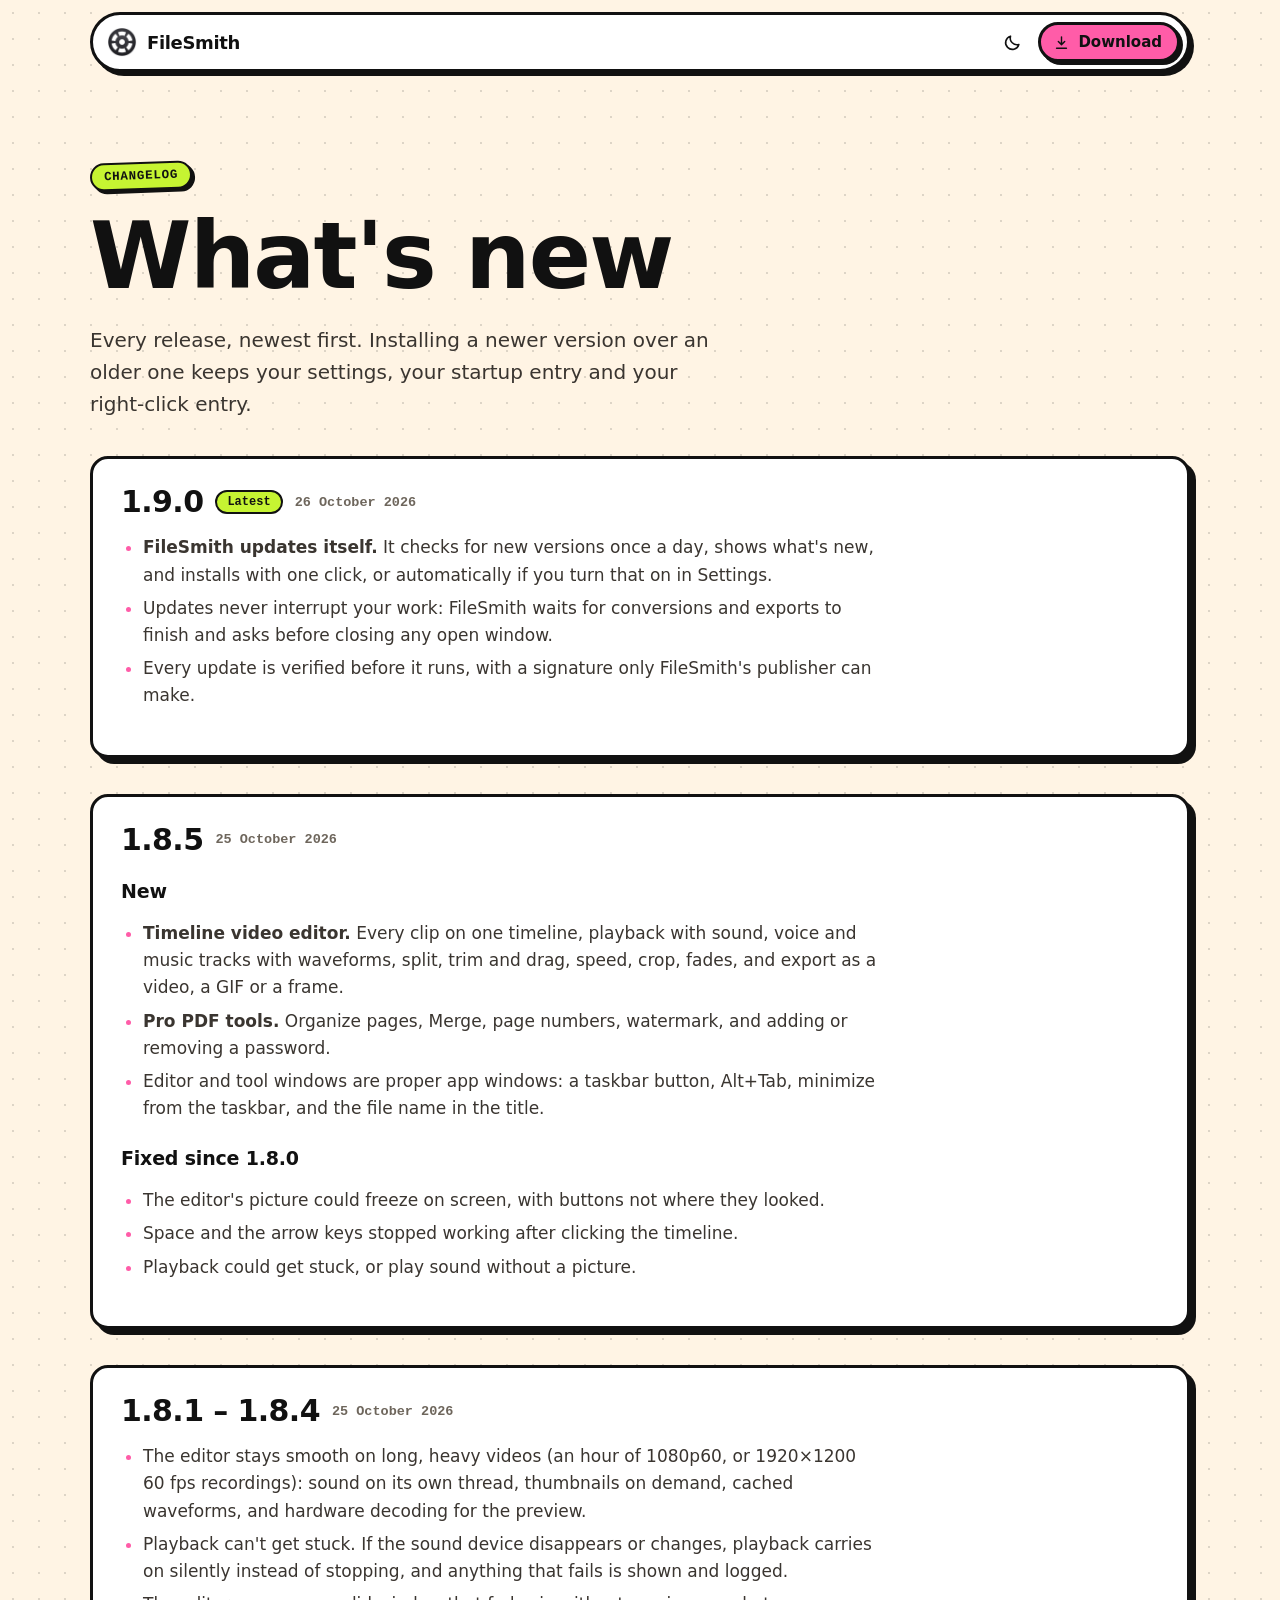
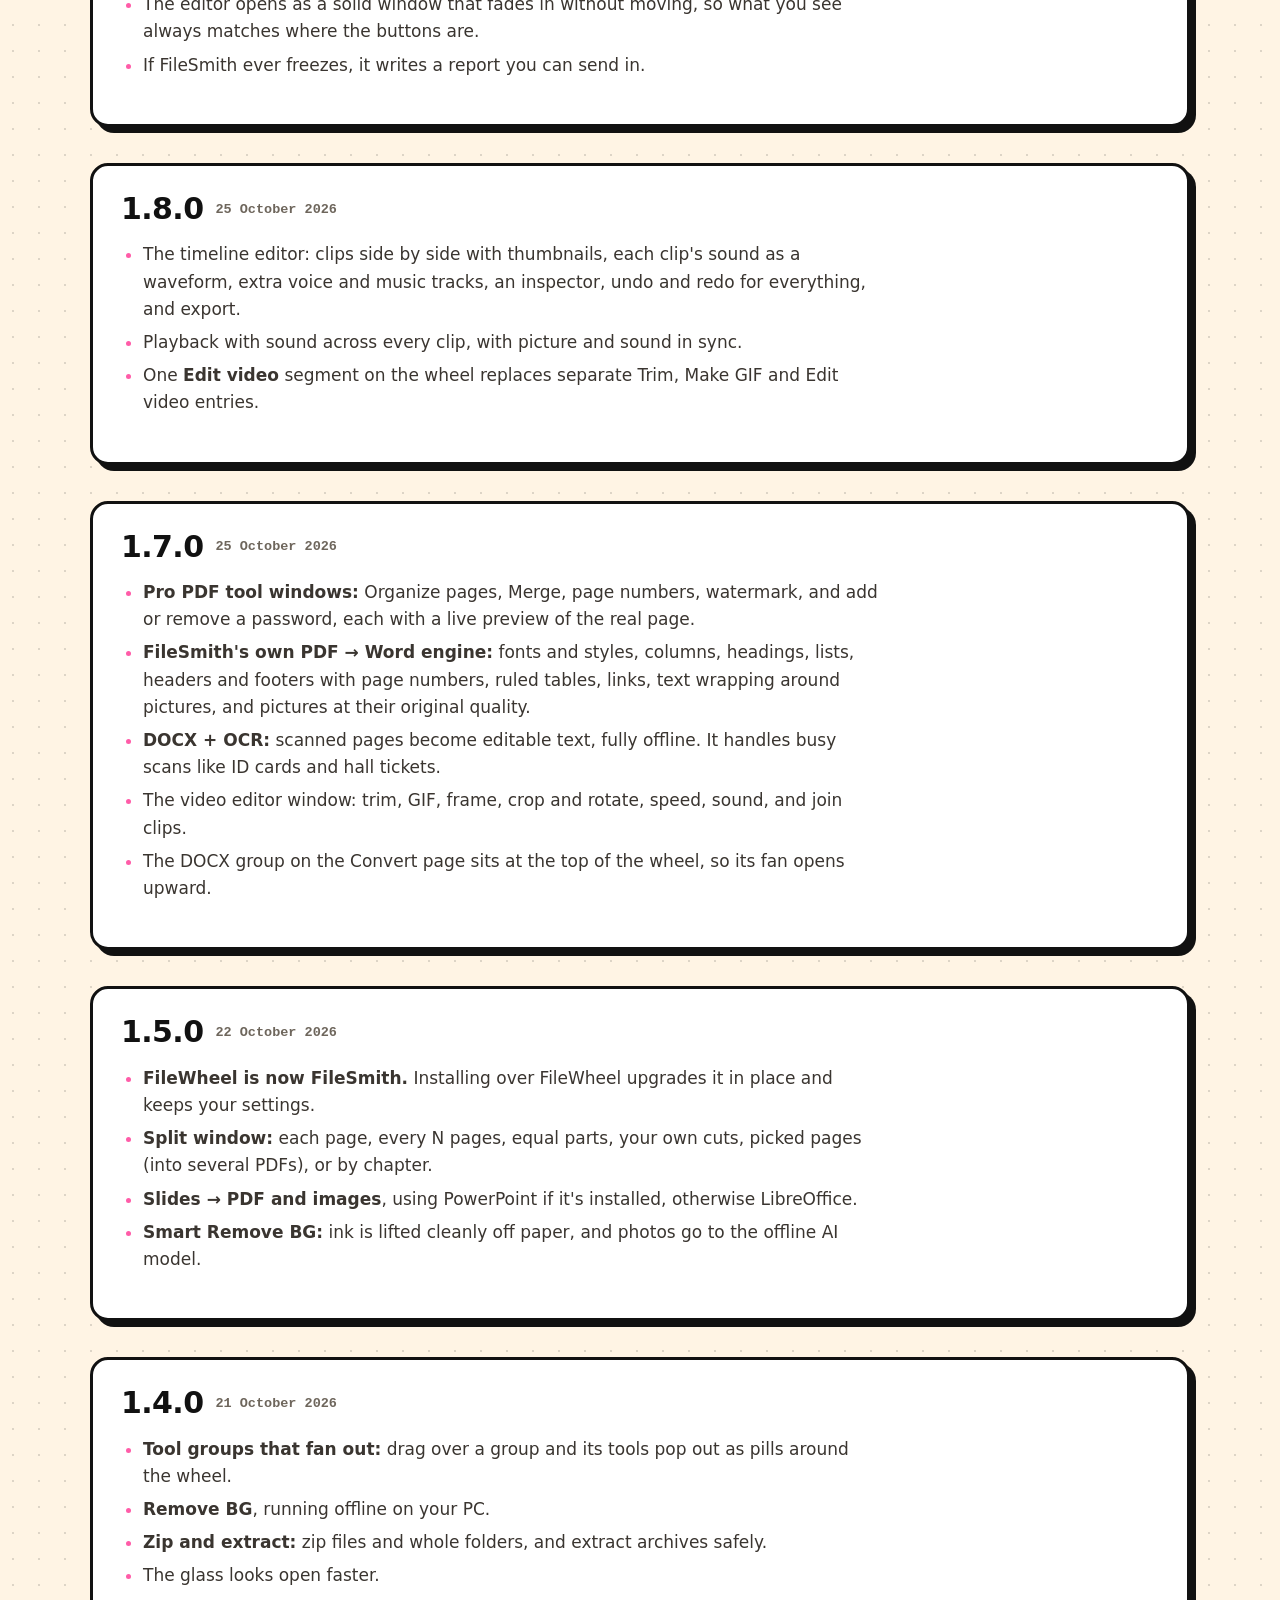
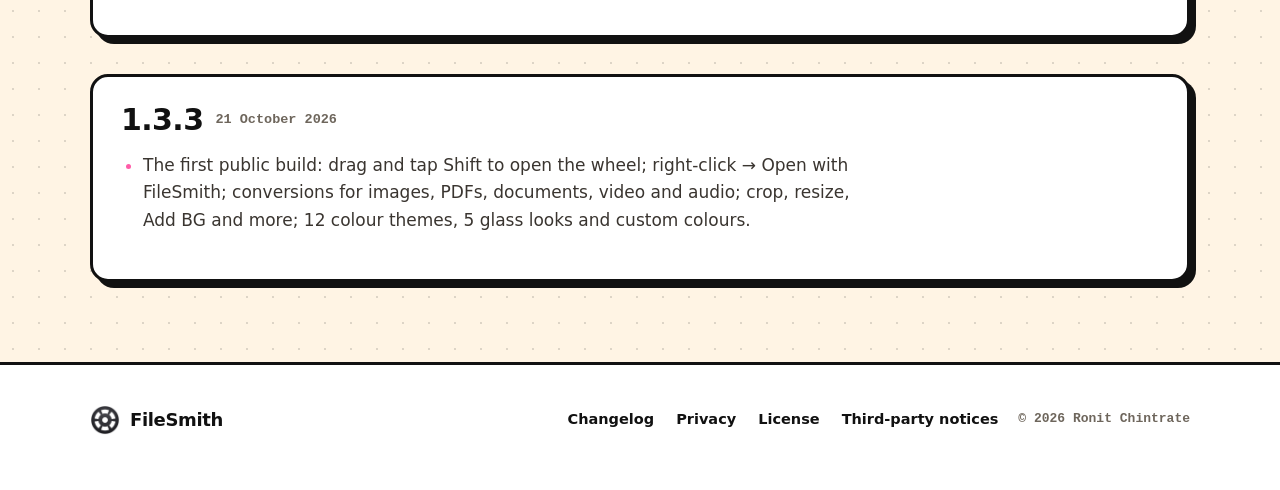
<file: changelog.html>
<!doctype html>
<html lang="en">
<head>
<meta charset="utf-8">
<meta name="viewport" content="width=device-width, initial-scale=1, viewport-fit=cover">
<title>FileSmith changelog</title>
<meta name="description" content="Every FileSmith release: what's new and what's fixed.">
<meta name="theme-color" content="#121212" media="(prefers-color-scheme: dark)">
<meta name="theme-color" content="#fff4e4" media="(prefers-color-scheme: light)">
<link rel="icon" type="image/png" href="img/favicon.png">
<link rel="stylesheet" href="css/site.css?v=26">
<script>try { var t = localStorage.getItem("fs-theme"); if (t) document.documentElement.dataset.theme = t; } catch (e) {}</script>
</head>
<body>
<svg width="0" height="0" style="position:absolute" aria-hidden="true">
  <symbol id="i-down" viewBox="0 0 24 24"><path fill="none" stroke="currentColor" stroke-width="2" stroke-linecap="round" stroke-linejoin="round" d="M12 4v11m0 0-4.5-4.5M12 15l4.5-4.5M5 20h14"/></symbol>
  <symbol id="i-sun" viewBox="0 0 24 24"><g fill="none" stroke="currentColor" stroke-width="2" stroke-linecap="round"><circle cx="12" cy="12" r="4.2"/><path d="M12 2.5v2M12 19.5v2M4.6 4.6 6 6M18 18l1.4 1.4M2.5 12h2M19.5 12h2M4.6 19.4 6 18M18 6l1.4-1.4"/></g></symbol>
  <symbol id="i-moon" viewBox="0 0 24 24"><path fill="none" stroke="currentColor" stroke-width="2" stroke-linejoin="round" d="M20 14.5A8.5 8.5 0 0 1 9.5 4a8.5 8.5 0 1 0 10.5 10.5z"/></symbol>
</svg>

<header class="nav" id="nav">
  <div class="nav-in">
    <a class="brand" href="index.html"><img src="img/icon-256.png" alt="" width="28" height="28">FileSmith</a>
    <button class="icon-btn theme-btn" id="themeBtn" type="button" aria-label="Switch light or dark"><svg class="sun"><use href="#i-sun"/></svg><svg class="moon"><use href="#i-moon"/></svg></button>
    <a class="btn btn-primary btn-sm" data-dl href="index.html#download"><svg><use href="#i-down"/></svg>Download</a>
  </div>
</header>

<main class="doc">
  <div class="wrap">
    <span class="eyebrow" style="--c:var(--lime)">Changelog</span>
    <h1>What's new</h1>
    <p class="lead">Every release, newest first. Installing a newer version over an older one keeps your settings, your startup entry and your right-click entry.</p>

    <article class="card release" id="v1.9.0">
      <header><h2>1.9.0</h2><span class="badge">Latest</span><time datetime="2026-10-26">26 October 2026</time></header>
      <div class="prose">
        <ul>
          <li><b>FileSmith updates itself.</b> It checks for new versions once a day, shows what's new, and installs with one click, or automatically if you turn that on in Settings.</li>
          <li>Updates never interrupt your work: FileSmith waits for conversions and exports to finish and asks before closing any open window.</li>
          <li>Every update is verified before it runs, with a signature only FileSmith's publisher can make.</li>
        </ul>
      </div>
    </article>

    <article class="card release" id="v1.8.5">
      <header><h2>1.8.5</h2><time datetime="2026-10-25">25 October 2026</time></header>
      <div class="prose">
        <h3>New</h3>
        <ul>
          <li><b>Timeline video editor.</b> Every clip on one timeline, playback with sound, voice and music tracks with waveforms, split, trim and drag, speed, crop, fades, and export as a video, a GIF or a frame.</li>
          <li><b>Pro PDF tools.</b> Organize pages, Merge, page numbers, watermark, and adding or removing a password.</li>
          <li>Editor and tool windows are proper app windows: a taskbar button, Alt+Tab, minimize from the taskbar, and the file name in the title.</li>
        </ul>
        <h3>Fixed since 1.8.0</h3>
        <ul>
          <li>The editor's picture could freeze on screen, with buttons not where they looked.</li>
          <li>Space and the arrow keys stopped working after clicking the timeline.</li>
          <li>Playback could get stuck, or play sound without a picture.</li>
        </ul>
      </div>
    </article>

    <article class="card release" id="v1.8.4">
      <header><h2>1.8.1 – 1.8.4</h2><time datetime="2026-10-25">25 October 2026</time></header>
      <div class="prose">
        <ul>
          <li>The editor stays smooth on long, heavy videos (an hour of 1080p60, or 1920×1200 60 fps recordings): sound on its own thread, thumbnails on demand, cached waveforms, and hardware decoding for the preview.</li>
          <li>Playback can't get stuck. If the sound device disappears or changes, playback carries on silently instead of stopping, and anything that fails is shown and logged.</li>
          <li>The editor opens as a solid window that fades in without moving, so what you see always matches where the buttons are.</li>
          <li>If FileSmith ever freezes, it writes a report you can send in.</li>
        </ul>
      </div>
    </article>

    <article class="card release" id="v1.8.0">
      <header><h2>1.8.0</h2><time datetime="2026-10-25">25 October 2026</time></header>
      <div class="prose">
        <ul>
          <li>The timeline editor: clips side by side with thumbnails, each clip's sound as a waveform, extra voice and music tracks, an inspector, undo and redo for everything, and export.</li>
          <li>Playback with sound across every clip, with picture and sound in sync.</li>
          <li>One <b>Edit video</b> segment on the wheel replaces separate Trim, Make GIF and Edit video entries.</li>
        </ul>
      </div>
    </article>

    <article class="card release" id="v1.7.0">
      <header><h2>1.7.0</h2><time datetime="2026-10-25">25 October 2026</time></header>
      <div class="prose">
        <ul>
          <li><b>Pro PDF tool windows:</b> Organize pages, Merge, page numbers, watermark, and add or remove a password, each with a live preview of the real page.</li>
          <li><b>FileSmith's own PDF → Word engine:</b> fonts and styles, columns, headings, lists, headers and footers with page numbers, ruled tables, links, text wrapping around pictures, and pictures at their original quality.</li>
          <li><b>DOCX + OCR:</b> scanned pages become editable text, fully offline. It handles busy scans like ID cards and hall tickets.</li>
          <li>The video editor window: trim, GIF, frame, crop and rotate, speed, sound, and join clips.</li>
          <li>The DOCX group on the Convert page sits at the top of the wheel, so its fan opens upward.</li>
        </ul>
      </div>
    </article>

    <article class="card release" id="v1.5.0">
      <header><h2>1.5.0</h2><time datetime="2026-10-22">22 October 2026</time></header>
      <div class="prose">
        <ul>
          <li><b>FileWheel is now FileSmith.</b> Installing over FileWheel upgrades it in place and keeps your settings.</li>
          <li><b>Split window:</b> each page, every N pages, equal parts, your own cuts, picked pages (into several PDFs), or by chapter.</li>
          <li><b>Slides → PDF and images</b>, using PowerPoint if it's installed, otherwise LibreOffice.</li>
          <li><b>Smart Remove BG:</b> ink is lifted cleanly off paper, and photos go to the offline AI model.</li>
        </ul>
      </div>
    </article>

    <article class="card release" id="v1.4.0">
      <header><h2>1.4.0</h2><time datetime="2026-10-21">21 October 2026</time></header>
      <div class="prose">
        <ul>
          <li><b>Tool groups that fan out:</b> drag over a group and its tools pop out as pills around the wheel.</li>
          <li><b>Remove BG</b>, running offline on your PC.</li>
          <li><b>Zip and extract:</b> zip files and whole folders, and extract archives safely.</li>
          <li>The glass looks open faster.</li>
        </ul>
      </div>
    </article>

    <article class="card release" id="v1.3.3">
      <header><h2>1.3.3</h2><time datetime="2026-10-21">21 October 2026</time></header>
      <div class="prose">
        <ul>
          <li>The first public build: drag and tap Shift to open the wheel; right-click → Open with FileSmith; conversions for images, PDFs, documents, video and audio; crop, resize, Add BG and more; 12 colour themes, 5 glass looks and custom colours.</li>
        </ul>
      </div>
    </article>
  </div>
</main>

<footer>
  <div class="wrap foot">
    <a class="brand" href="index.html"><img src="img/icon-256.png" alt="" width="28" height="28">FileSmith</a>
    <nav aria-label="Footer"><a href="changelog.html">Changelog</a><a href="privacy.html">Privacy</a><a href="license.html">License</a><a href="license.html#third-party">Third-party notices</a></nav>
    <span>© 2026 Ronit Chintrate</span>
  </div>
</footer>
<script src="js/site.js?v=26" defer></script>
</body>
</html>
</file>
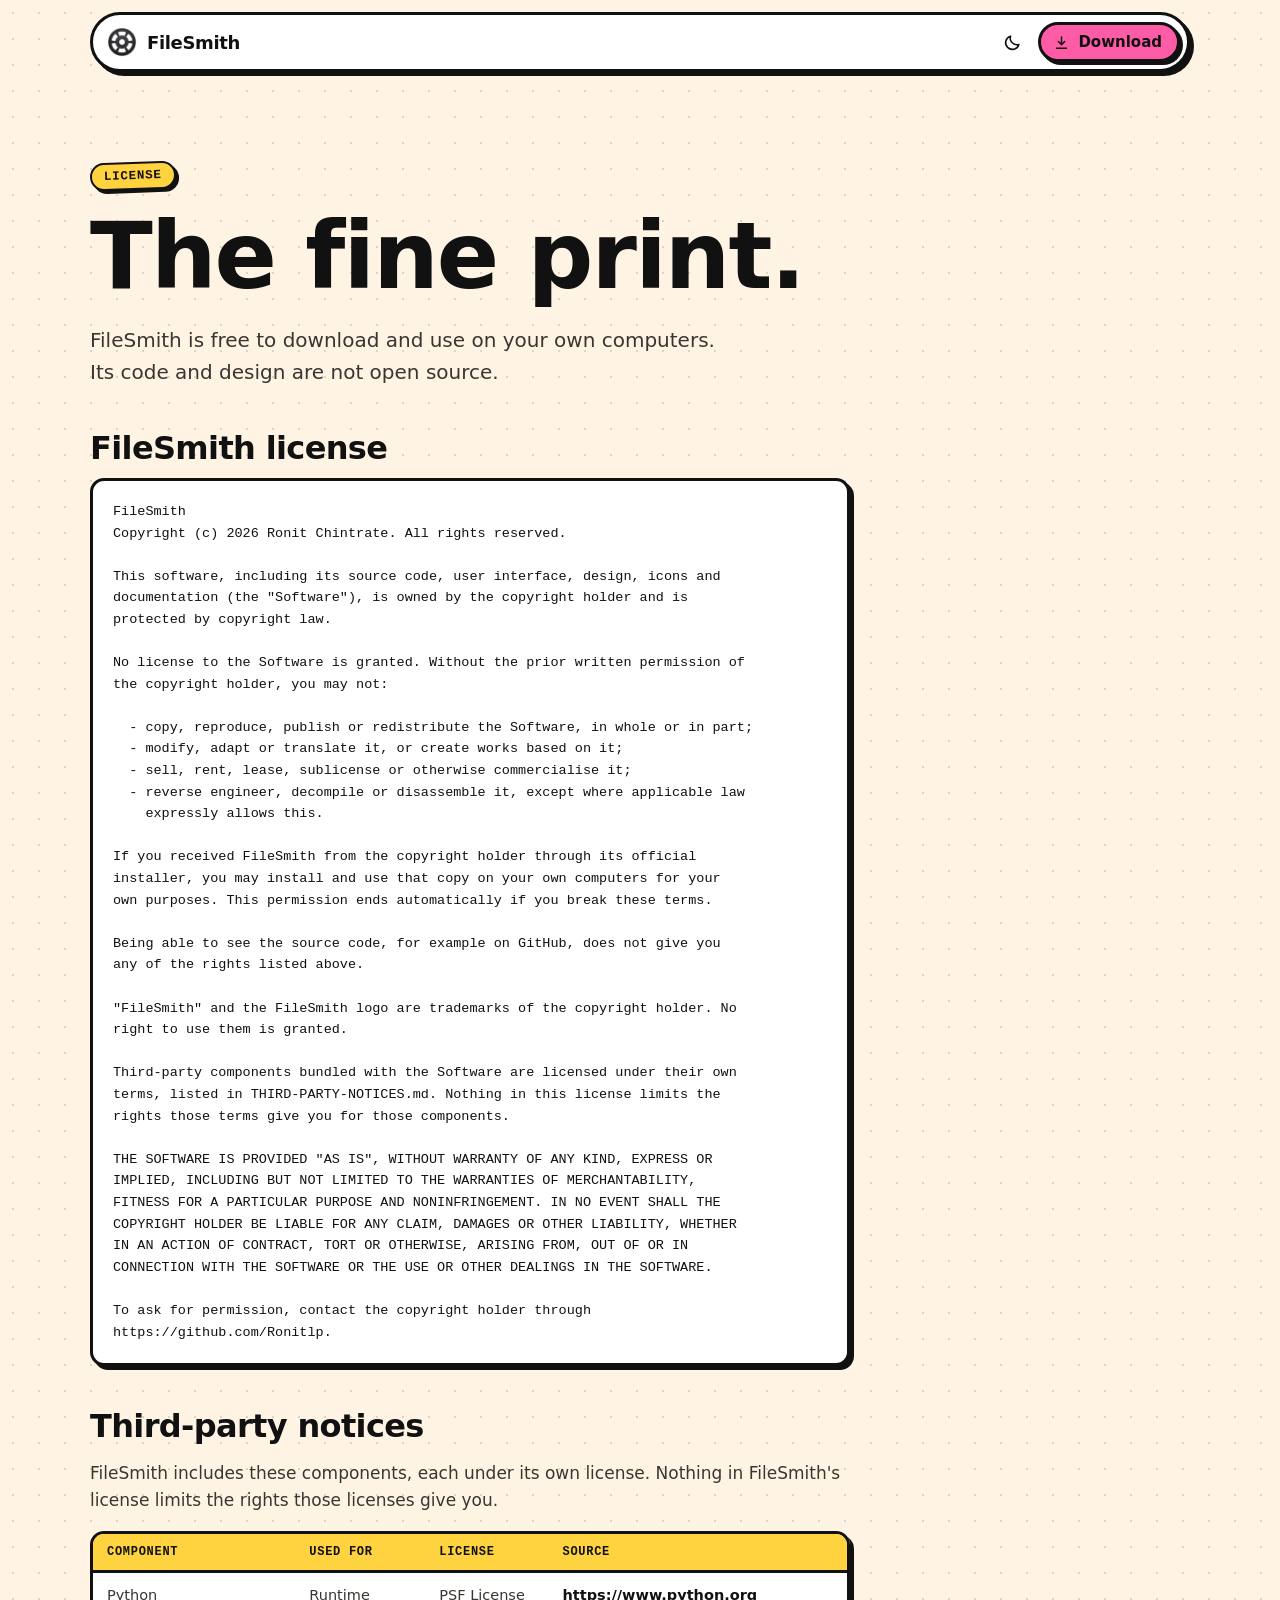
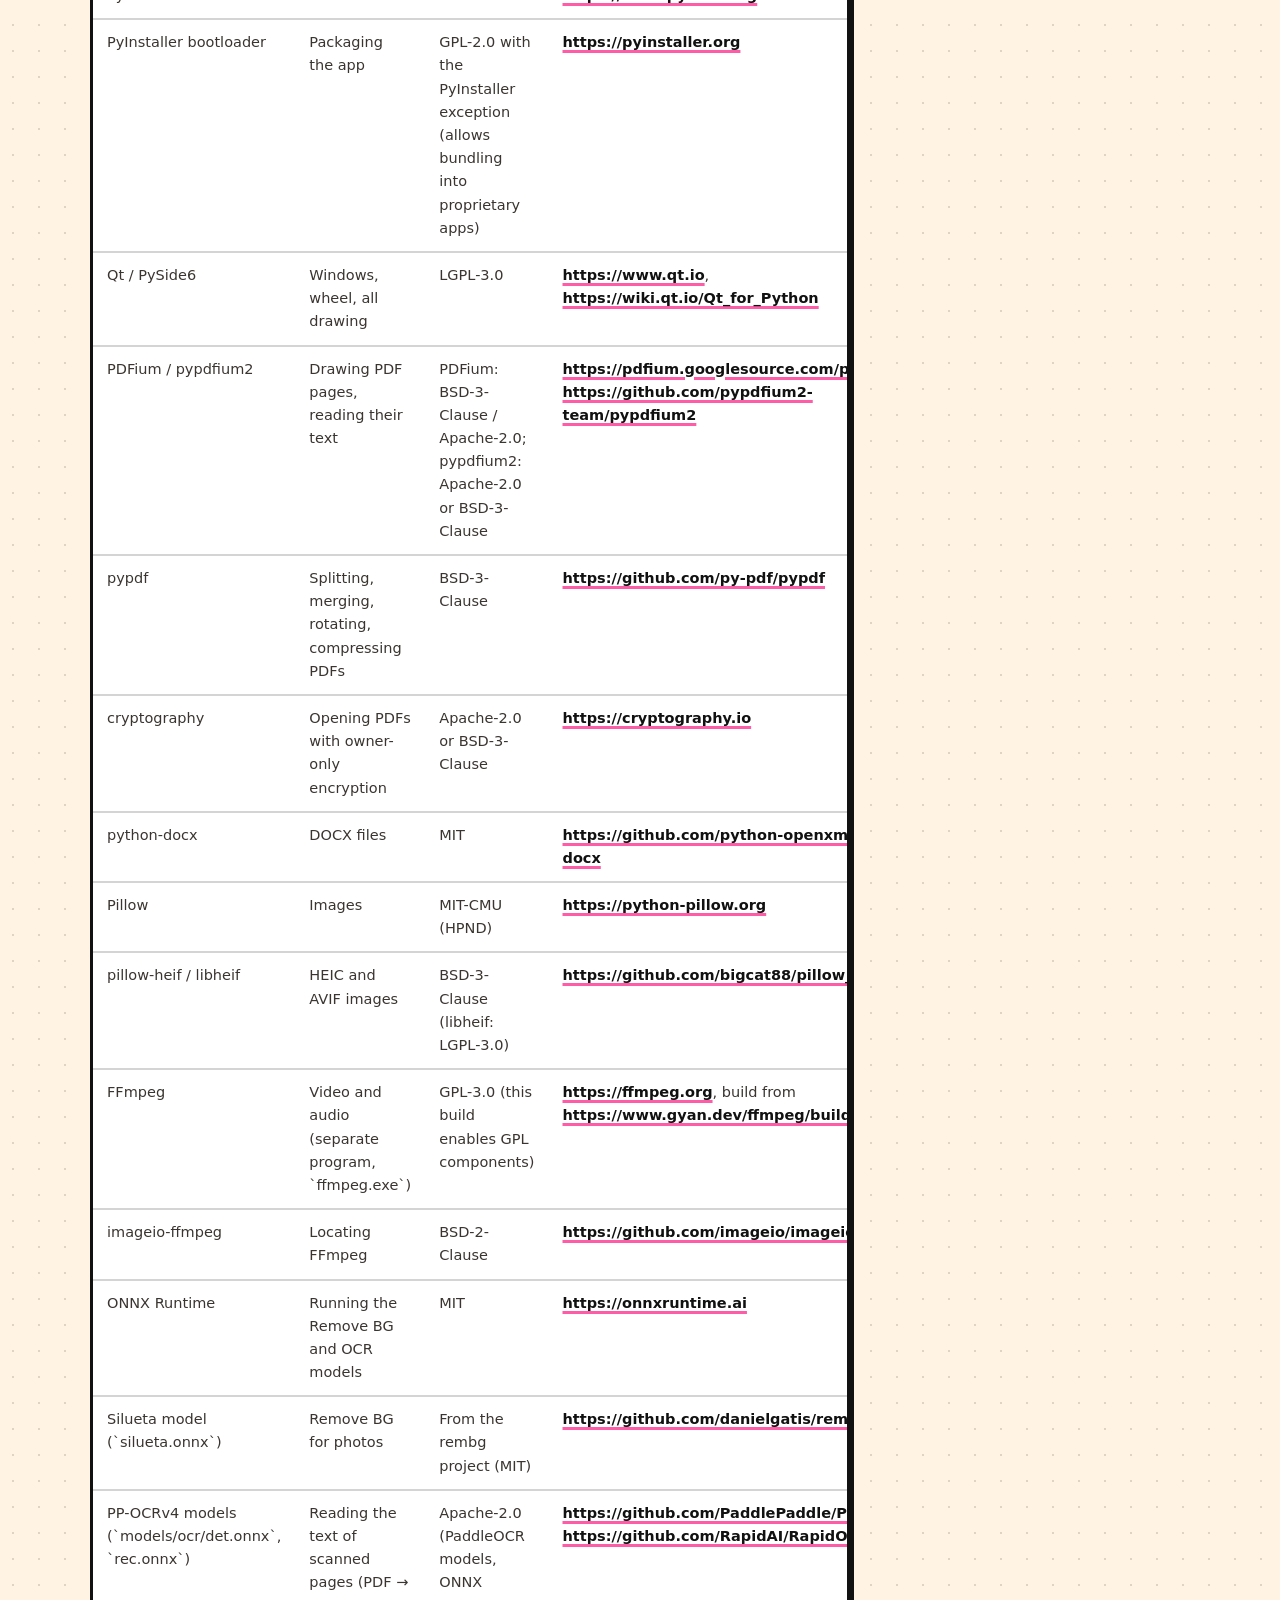
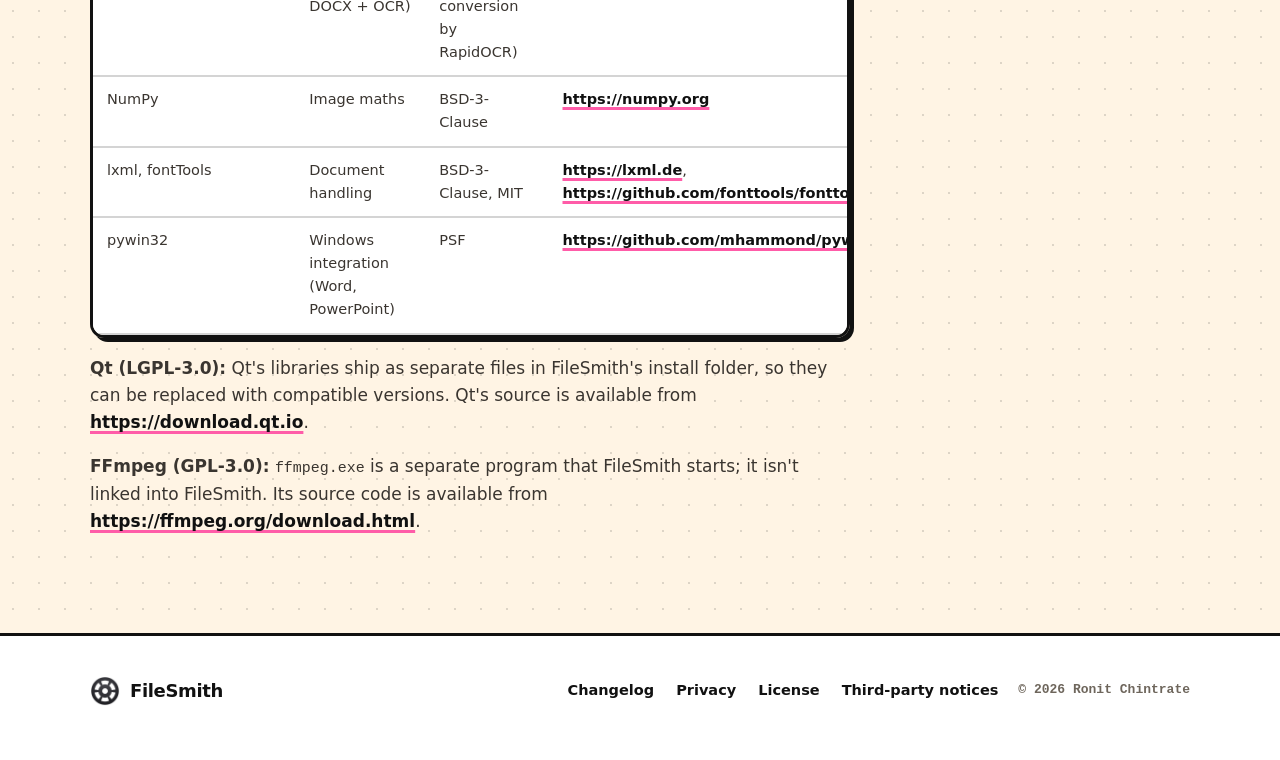
<file: license.html>
<!doctype html>
<html lang="en">
<head>
<meta charset="utf-8">
<meta name="viewport" content="width=device-width, initial-scale=1, viewport-fit=cover">
<title>FileSmith license</title>
<meta name="description" content="FileSmith's license and the third-party components it includes.">
<meta name="theme-color" content="#121212" media="(prefers-color-scheme: dark)">
<meta name="theme-color" content="#fff4e4" media="(prefers-color-scheme: light)">
<link rel="icon" type="image/png" href="img/favicon.png">
<link rel="stylesheet" href="css/site.css?v=26">
<script>try { var t = localStorage.getItem("fs-theme"); if (t) document.documentElement.dataset.theme = t; } catch (e) {}</script>
</head>
<body>
<svg width="0" height="0" style="position:absolute" aria-hidden="true">
  <symbol id="i-down" viewBox="0 0 24 24"><path fill="none" stroke="currentColor" stroke-width="2" stroke-linecap="round" stroke-linejoin="round" d="M12 4v11m0 0-4.5-4.5M12 15l4.5-4.5M5 20h14"/></symbol>
  <symbol id="i-sun" viewBox="0 0 24 24"><g fill="none" stroke="currentColor" stroke-width="2" stroke-linecap="round"><circle cx="12" cy="12" r="4.2"/><path d="M12 2.5v2M12 19.5v2M4.6 4.6 6 6M18 18l1.4 1.4M2.5 12h2M19.5 12h2M4.6 19.4 6 18M18 6l1.4-1.4"/></g></symbol>
  <symbol id="i-moon" viewBox="0 0 24 24"><path fill="none" stroke="currentColor" stroke-width="2" stroke-linejoin="round" d="M20 14.5A8.5 8.5 0 0 1 9.5 4a8.5 8.5 0 1 0 10.5 10.5z"/></symbol>
</svg>

<header class="nav" id="nav">
  <div class="nav-in">
    <a class="brand" href="index.html"><img src="img/icon-256.png" alt="" width="28" height="28">FileSmith</a>
    <button class="icon-btn theme-btn" id="themeBtn" type="button" aria-label="Switch light or dark"><svg class="sun"><use href="#i-sun"/></svg><svg class="moon"><use href="#i-moon"/></svg></button>
    <a class="btn btn-primary btn-sm" data-dl href="index.html#download"><svg><use href="#i-down"/></svg>Download</a>
  </div>
</header>

<main class="doc">
  <div class="wrap">
    <span class="eyebrow" style="--c:var(--yellow)">License</span>
    <h1>The fine print.</h1>
    <p class="lead">FileSmith is free to download and use on your own computers. Its code and design are not open source.</p>
    <div class="prose">
      <h2>FileSmith license</h2>
      <pre>FileSmith
Copyright (c) 2026 Ronit Chintrate. All rights reserved.

This software, including its source code, user interface, design, icons and
documentation (the &quot;Software&quot;), is owned by the copyright holder and is
protected by copyright law.

No license to the Software is granted. Without the prior written permission of
the copyright holder, you may not:

  - copy, reproduce, publish or redistribute the Software, in whole or in part;
  - modify, adapt or translate it, or create works based on it;
  - sell, rent, lease, sublicense or otherwise commercialise it;
  - reverse engineer, decompile or disassemble it, except where applicable law
    expressly allows this.

If you received FileSmith from the copyright holder through its official
installer, you may install and use that copy on your own computers for your
own purposes. This permission ends automatically if you break these terms.

Being able to see the source code, for example on GitHub, does not give you
any of the rights listed above.

&quot;FileSmith&quot; and the FileSmith logo are trademarks of the copyright holder. No
right to use them is granted.

Third-party components bundled with the Software are licensed under their own
terms, listed in THIRD-PARTY-NOTICES.md. Nothing in this license limits the
rights those terms give you for those components.

THE SOFTWARE IS PROVIDED &quot;AS IS&quot;, WITHOUT WARRANTY OF ANY KIND, EXPRESS OR
IMPLIED, INCLUDING BUT NOT LIMITED TO THE WARRANTIES OF MERCHANTABILITY,
FITNESS FOR A PARTICULAR PURPOSE AND NONINFRINGEMENT. IN NO EVENT SHALL THE
COPYRIGHT HOLDER BE LIABLE FOR ANY CLAIM, DAMAGES OR OTHER LIABILITY, WHETHER
IN AN ACTION OF CONTRACT, TORT OR OTHERWISE, ARISING FROM, OUT OF OR IN
CONNECTION WITH THE SOFTWARE OR THE USE OR OTHER DEALINGS IN THE SOFTWARE.

To ask for permission, contact the copyright holder through
https://github.com/Ronitlp.
</pre>
      <h2 id="third-party">Third-party notices</h2>
      <p>FileSmith includes these components, each under its own license. Nothing in FileSmith's license limits the rights those licenses give you.</p>
      <div class="table-scroll"><table>
        <thead><tr><th>Component</th><th>Used for</th><th>License</th><th>Source</th></tr></thead>
        <tbody>
          <tr><td>Python</td><td>Runtime</td><td>PSF License</td><td><a href="https://www.python.org">https://www.python.org</a></td></tr>
          <tr><td>PyInstaller bootloader</td><td>Packaging the app</td><td>GPL-2.0 with the PyInstaller exception (allows bundling into proprietary apps)</td><td><a href="https://pyinstaller.org">https://pyinstaller.org</a></td></tr>
          <tr><td>Qt / PySide6</td><td>Windows, wheel, all drawing</td><td>LGPL-3.0</td><td><a href="https://www.qt.io">https://www.qt.io</a>, <a href="https://wiki.qt.io/Qt_for_Python">https://wiki.qt.io/Qt_for_Python</a></td></tr>
          <tr><td>PDFium / pypdfium2</td><td>Drawing PDF pages, reading their text</td><td>PDFium: BSD-3-Clause / Apache-2.0; pypdfium2: Apache-2.0 or BSD-3-Clause</td><td><a href="https://pdfium.googlesource.com/pdfium">https://pdfium.googlesource.com/pdfium</a>, <a href="https://github.com/pypdfium2-team/pypdfium2">https://github.com/pypdfium2-team/pypdfium2</a></td></tr>
          <tr><td>pypdf</td><td>Splitting, merging, rotating, compressing PDFs</td><td>BSD-3-Clause</td><td><a href="https://github.com/py-pdf/pypdf">https://github.com/py-pdf/pypdf</a></td></tr>
          <tr><td>cryptography</td><td>Opening PDFs with owner-only encryption</td><td>Apache-2.0 or BSD-3-Clause</td><td><a href="https://cryptography.io">https://cryptography.io</a></td></tr>
          <tr><td>python-docx</td><td>DOCX files</td><td>MIT</td><td><a href="https://github.com/python-openxml/python-docx">https://github.com/python-openxml/python-docx</a></td></tr>
          <tr><td>Pillow</td><td>Images</td><td>MIT-CMU (HPND)</td><td><a href="https://python-pillow.org">https://python-pillow.org</a></td></tr>
          <tr><td>pillow-heif / libheif</td><td>HEIC and AVIF images</td><td>BSD-3-Clause (libheif: LGPL-3.0)</td><td><a href="https://github.com/bigcat88/pillow_heif">https://github.com/bigcat88/pillow_heif</a></td></tr>
          <tr><td>FFmpeg</td><td>Video and audio (separate program, `ffmpeg.exe`)</td><td>GPL-3.0 (this build enables GPL components)</td><td><a href="https://ffmpeg.org">https://ffmpeg.org</a>, build from <a href="https://www.gyan.dev/ffmpeg/builds/">https://www.gyan.dev/ffmpeg/builds/</a></td></tr>
          <tr><td>imageio-ffmpeg</td><td>Locating FFmpeg</td><td>BSD-2-Clause</td><td><a href="https://github.com/imageio/imageio-ffmpeg">https://github.com/imageio/imageio-ffmpeg</a></td></tr>
          <tr><td>ONNX Runtime</td><td>Running the Remove BG and OCR models</td><td>MIT</td><td><a href="https://onnxruntime.ai">https://onnxruntime.ai</a></td></tr>
          <tr><td>Silueta model (`silueta.onnx`)</td><td>Remove BG for photos</td><td>From the rembg project (MIT)</td><td><a href="https://github.com/danielgatis/rembg">https://github.com/danielgatis/rembg</a></td></tr>
          <tr><td>PP-OCRv4 models (`models/ocr/det.onnx`, `rec.onnx`)</td><td>Reading the text of scanned pages (PDF → DOCX + OCR)</td><td>Apache-2.0 (PaddleOCR models, ONNX conversion by RapidOCR)</td><td><a href="https://github.com/PaddlePaddle/PaddleOCR">https://github.com/PaddlePaddle/PaddleOCR</a>, <a href="https://github.com/RapidAI/RapidOCR">https://github.com/RapidAI/RapidOCR</a></td></tr>
          <tr><td>NumPy</td><td>Image maths</td><td>BSD-3-Clause</td><td><a href="https://numpy.org">https://numpy.org</a></td></tr>
          <tr><td>lxml, fontTools</td><td>Document handling</td><td>BSD-3-Clause, MIT</td><td><a href="https://lxml.de">https://lxml.de</a>, <a href="https://github.com/fonttools/fonttools">https://github.com/fonttools/fonttools</a></td></tr>
          <tr><td>pywin32</td><td>Windows integration (Word, PowerPoint)</td><td>PSF</td><td><a href="https://github.com/mhammond/pywin32">https://github.com/mhammond/pywin32</a></td></tr>
        </tbody>
      </table></div>
      <p><b>Qt (LGPL-3.0):</b> Qt&#x27;s libraries ship as separate files in FileSmith&#x27;s install folder, so they can be replaced with compatible versions. Qt&#x27;s source is available from <a href="https://download.qt.io">https://download.qt.io</a>.</p>
      <p><b>FFmpeg (GPL-3.0):</b> <code>ffmpeg.exe</code> is a separate program that FileSmith starts; it isn&#x27;t linked into FileSmith. Its source code is available from <a href="https://ffmpeg.org/download.html">https://ffmpeg.org/download.html</a>.</p>
    </div>
  </div>
</main>

<footer>
  <div class="wrap foot">
    <a class="brand" href="index.html"><img src="img/icon-256.png" alt="" width="28" height="28">FileSmith</a>
    <nav aria-label="Footer"><a href="changelog.html">Changelog</a><a href="privacy.html">Privacy</a><a href="license.html">License</a><a href="license.html#third-party">Third-party notices</a></nav>
    <span>© 2026 Ronit Chintrate</span>
  </div>
</footer>
<script src="js/site.js?v=26" defer></script>
</body>
</html>
</file>
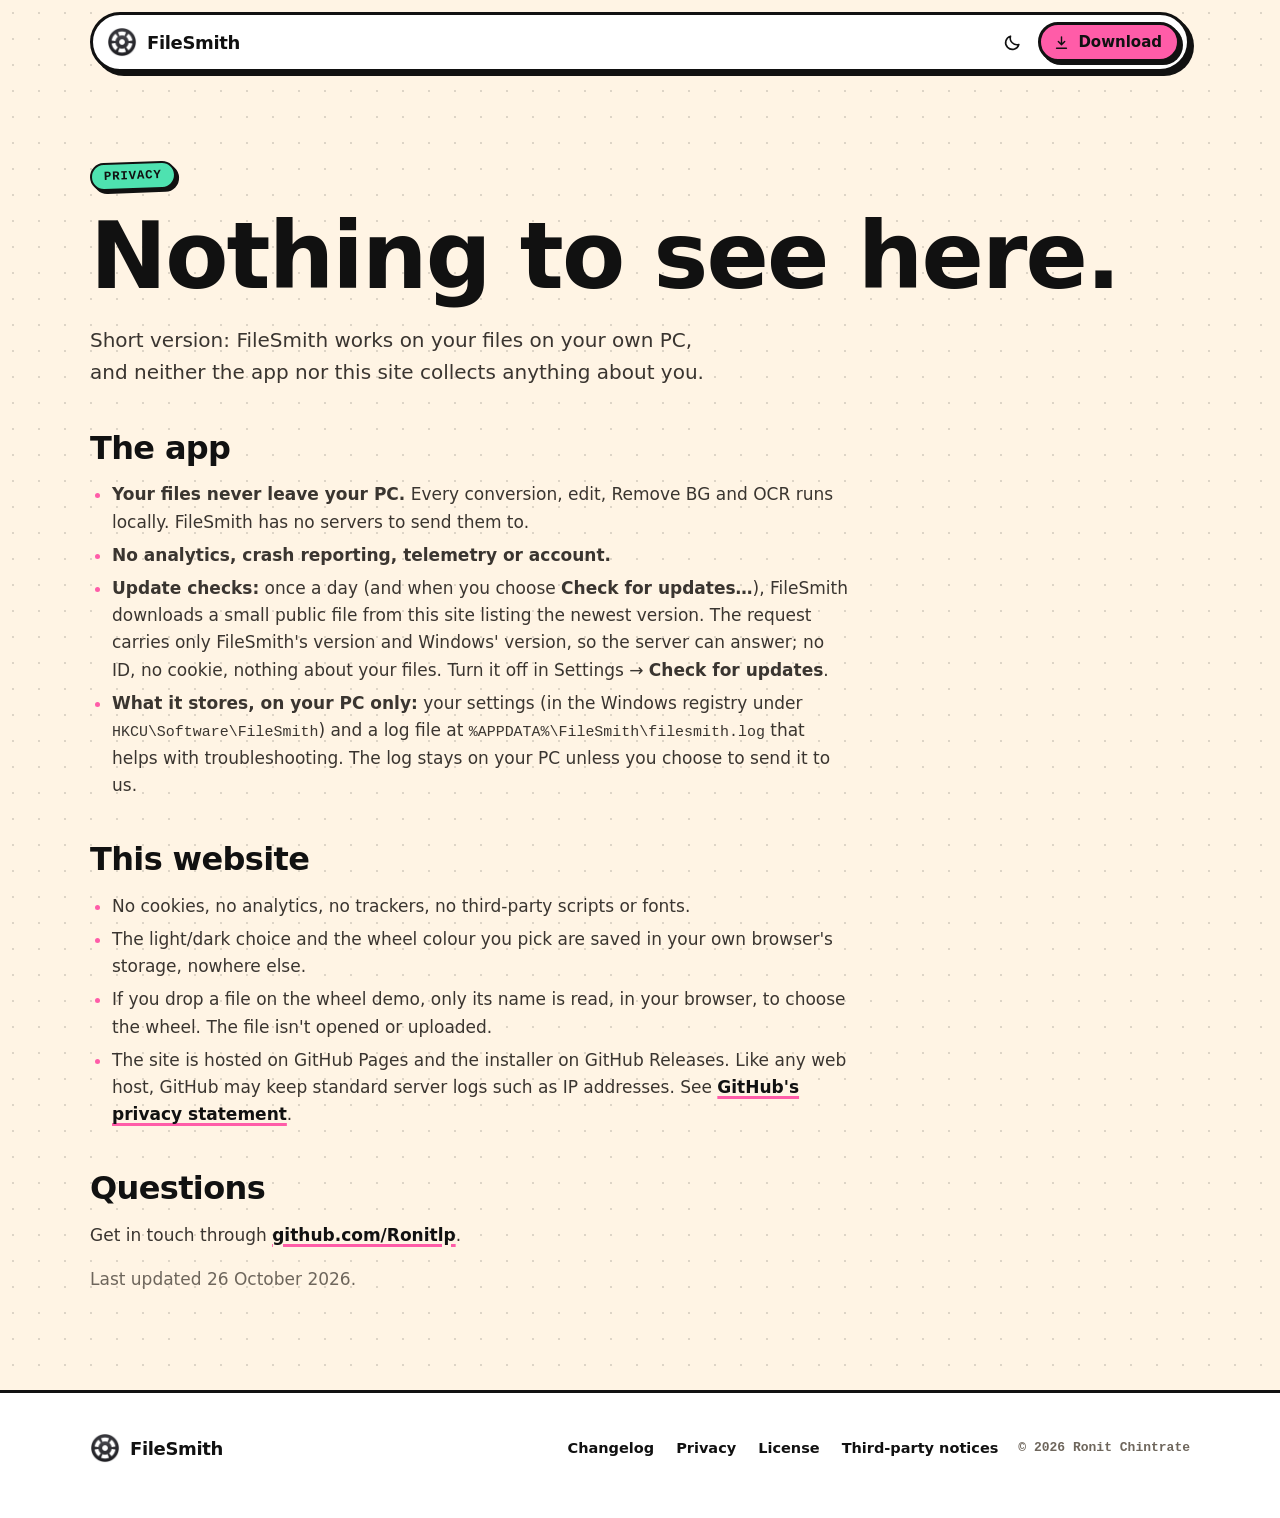
<file: privacy.html>
<!doctype html>
<html lang="en">
<head>
<meta charset="utf-8">
<meta name="viewport" content="width=device-width, initial-scale=1, viewport-fit=cover">
<title>FileSmith privacy</title>
<meta name="description" content="What FileSmith and this website collect: nothing.">
<meta name="theme-color" content="#121212" media="(prefers-color-scheme: dark)">
<meta name="theme-color" content="#fff4e4" media="(prefers-color-scheme: light)">
<link rel="icon" type="image/png" href="img/favicon.png">
<link rel="stylesheet" href="css/site.css?v=26">
<script>try { var t = localStorage.getItem("fs-theme"); if (t) document.documentElement.dataset.theme = t; } catch (e) {}</script>
</head>
<body>
<svg width="0" height="0" style="position:absolute" aria-hidden="true">
  <symbol id="i-down" viewBox="0 0 24 24"><path fill="none" stroke="currentColor" stroke-width="2" stroke-linecap="round" stroke-linejoin="round" d="M12 4v11m0 0-4.5-4.5M12 15l4.5-4.5M5 20h14"/></symbol>
  <symbol id="i-sun" viewBox="0 0 24 24"><g fill="none" stroke="currentColor" stroke-width="2" stroke-linecap="round"><circle cx="12" cy="12" r="4.2"/><path d="M12 2.5v2M12 19.5v2M4.6 4.6 6 6M18 18l1.4 1.4M2.5 12h2M19.5 12h2M4.6 19.4 6 18M18 6l1.4-1.4"/></g></symbol>
  <symbol id="i-moon" viewBox="0 0 24 24"><path fill="none" stroke="currentColor" stroke-width="2" stroke-linejoin="round" d="M20 14.5A8.5 8.5 0 0 1 9.5 4a8.5 8.5 0 1 0 10.5 10.5z"/></symbol>
</svg>

<header class="nav" id="nav">
  <div class="nav-in">
    <a class="brand" href="index.html"><img src="img/icon-256.png" alt="" width="28" height="28">FileSmith</a>
    <button class="icon-btn theme-btn" id="themeBtn" type="button" aria-label="Switch light or dark"><svg class="sun"><use href="#i-sun"/></svg><svg class="moon"><use href="#i-moon"/></svg></button>
    <a class="btn btn-primary btn-sm" data-dl href="index.html#download"><svg><use href="#i-down"/></svg>Download</a>
  </div>
</header>

<main class="doc">
  <div class="wrap">
    <span class="eyebrow" style="--c:var(--mint)">Privacy</span>
    <h1>Nothing to see here.</h1>
    <p class="lead">Short version: FileSmith works on your files on your own PC, and neither the app nor this site collects anything about you.</p>
    <div class="prose">
      <h2>The app</h2>
      <ul>
        <li><b>Your files never leave your PC.</b> Every conversion, edit, Remove BG and OCR runs locally. FileSmith has no servers to send them to.</li>
        <li><b>No analytics, crash reporting, telemetry or account.</b></li>
        <li><b>Update checks:</b> once a day (and when you choose <b>Check for updates…</b>), FileSmith downloads a small public file from this site listing the newest version. The request carries only FileSmith's version and Windows' version, so the server can answer; no ID, no cookie, nothing about your files. Turn it off in Settings → <b>Check for updates</b>.</li>
        <li><b>What it stores, on your PC only:</b> your settings (in the Windows registry under <code>HKCU\Software\FileSmith</code>) and a log file at <code>%APPDATA%\FileSmith\filesmith.log</code> that helps with troubleshooting. The log stays on your PC unless you choose to send it to us.</li>
      </ul>
      <h2>This website</h2>
      <ul>
        <li>No cookies, no analytics, no trackers, no third-party scripts or fonts.</li>
        <li>The light/dark choice and the wheel colour you pick are saved in your own browser's storage, nowhere else.</li>
        <li>If you drop a file on the wheel demo, only its name is read, in your browser, to choose the wheel. The file isn't opened or uploaded.</li>
        <li>The site is hosted on GitHub Pages and the installer on GitHub Releases. Like any web host, GitHub may keep standard server logs such as IP addresses. See <a href="https://docs.github.com/en/site-policy/privacy-policies/github-general-privacy-statement">GitHub's privacy statement</a>.</li>
      </ul>
      <h2>Questions</h2>
      <p>Get in touch through <a href="https://github.com/Ronitlp">github.com/Ronitlp</a>.</p>
      <p class="muted">Last updated 26 October 2026.</p>
    </div>
  </div>
</main>

<footer>
  <div class="wrap foot">
    <a class="brand" href="index.html"><img src="img/icon-256.png" alt="" width="28" height="28">FileSmith</a>
    <nav aria-label="Footer"><a href="changelog.html">Changelog</a><a href="privacy.html">Privacy</a><a href="license.html">License</a><a href="license.html#third-party">Third-party notices</a></nav>
    <span>© 2026 Ronit Chintrate</span>
  </div>
</footer>
<script src="js/site.js?v=26" defer></script>
</body>
</html>
</file>
<file: css/site.css>
/* FileSmith site: neo-brutalist sticker style. Cream paper, thick ink outlines, hard offset
   shadows, flat loud colours. Light by default, with a full dark theme. No external requests. */

/* ───────── tokens ───────── */
:root {
  color-scheme: light;
  --paper: #fff4e4;
  --paper-2: #ffe9cc;
  --card: #ffffff;
  --ink: #111111;
  --text: #111111;
  --text-2: #3a3530;
  --muted: #6e665c;
  --line: 3px;
  --shadow: 6px 6px 0 var(--ink);
  --shadow-sm: 4px 4px 0 var(--ink);
  --shadow-lg: 10px 10px 0 var(--ink);
  --pink: #ff5ca8;
  --lime: #c6f432;
  --orange: #ff8a3d;
  --yellow: #ffd23f;
  --blue: #5b8cff;
  --lilac: #b69cff;
  --mint: #4ee2b0;
  --r: 18px;
  --maxw: 1180px;
  --gutter: clamp(16px, 4vw, 40px);
  --spring: cubic-bezier(.34, 1.56, .64, 1);
  --ease: cubic-bezier(.2, .7, .1, 1);
  --display: "Segoe UI Black", "Arial Black", "Helvetica Neue", system-ui, sans-serif;
  --font: "Segoe UI Variable Text", "Segoe UI", system-ui, -apple-system, "SF Pro Text", Roboto, "Helvetica Neue", Arial, sans-serif;
  --mono: "Cascadia Mono", "Cascadia Code", Consolas, ui-monospace, "SF Mono", Menlo, monospace;
  --checker: repeating-conic-gradient(#e9e2d6 0% 25%, #fffaf2 0% 50%) 50% / 22px 22px;
}
:root[data-theme="dark"] {
  color-scheme: dark;
  --paper: #121212;
  --paper-2: #1b1b1b;
  --card: #1e1e1e;
  --ink: #fff4e4;
  --text: #fff4e4;
  --text-2: #e3d8c8;
  --muted: #a99f91;
  --checker: repeating-conic-gradient(#2a2a2a 0% 25%, #1c1c1c 0% 50%) 50% / 22px 22px;
}
@media (prefers-color-scheme: dark) {
  :root:not([data-theme="light"]) {
    color-scheme: dark;
    --paper: #121212;
    --paper-2: #1b1b1b;
    --card: #1e1e1e;
    --ink: #fff4e4;
    --text: #fff4e4;
    --text-2: #e3d8c8;
    --muted: #a99f91;
    --checker: repeating-conic-gradient(#2a2a2a 0% 25%, #1c1c1c 0% 50%) 50% / 22px 22px;
  }
}

/* ───────── base ───────── */
*, *::before, *::after { box-sizing: border-box; }
html { -webkit-text-size-adjust: 100%; scroll-behavior: smooth; scroll-padding-top: 96px; overflow-x: clip; }
body {
  margin: 0; background: var(--paper); color: var(--text);
  font: 450 17px/1.6 var(--font); -webkit-font-smoothing: antialiased; overflow-x: clip;
  background-image: radial-gradient(color-mix(in srgb, var(--ink) 14%, transparent) 1.2px, transparent 1.3px);
  background-size: 26px 26px;
}
img, video, svg { display: block; max-width: 100%; }
img, video { height: auto; }
a { color: inherit; text-decoration: none; }
button { font: inherit; color: inherit; background: none; border: 0; padding: 0; cursor: pointer; }
input { font: inherit; color: inherit; }
::selection { background: var(--lime); color: #111; }
:focus-visible { outline: 3px dashed var(--pink); outline-offset: 4px; }
.skip { position: absolute; left: -999px; top: 8px; z-index: 100; background: var(--yellow); color: #111; padding: 10px 16px; border: var(--line) solid #111; border-radius: 10px; }
.skip:focus { left: 16px; }
.sr { position: absolute; width: 1px; height: 1px; overflow: hidden; clip: rect(0 0 0 0); white-space: nowrap; }
.aurora, .grain { display: none; }

.wrap { width: 100%; max-width: var(--maxw); margin: 0 auto; padding: 0 var(--gutter); }
section { position: relative; padding: clamp(72px, 10vw, 128px) 0; }
h1, h2, h3, h4 { margin: 0; font-family: var(--display); font-weight: 900; letter-spacing: -.02em; line-height: 1.02; }
h2 { font-size: clamp(38px, 6vw, 74px); margin-top: 18px; }
h3 { font-size: clamp(21px, 2.2vw, 25px); line-height: 1.15; letter-spacing: -.01em; }
.lead { font-size: clamp(17px, 1.7vw, 20px); color: var(--text-2); max-width: 640px; margin: 20px 0 0; }
.center { text-align: center; }
.center .lead { margin-left: auto; margin-right: auto; }
.muted { color: var(--muted); }
code { font-family: var(--mono); font-size: .88em; }

/* the "sticker" tag above headings */
.eyebrow {
  display: inline-flex; align-items: center; gap: 8px; padding: 5px 12px; border: 2.5px solid #111; border-radius: 999px;
  background: var(--c, var(--yellow)); color: #111; box-shadow: 3px 3px 0 #111;
  font: 700 12.5px var(--mono); letter-spacing: .06em; text-transform: uppercase; transform: rotate(-2deg);
}
/* marker highlight on headline words: a flat sticker, never a gradient */
.grad-text {
  display: inline-block; padding: 0 .16em; margin: .04em 0; color: #111;
  background: var(--c, var(--lime)); border: var(--line) solid #111; border-radius: .16em;
  box-shadow: .07em .07em 0 #111; transform: rotate(-1.5deg);
}
kbd {
  display: inline-block; font: 700 .8em var(--mono); padding: .1em .5em .15em; border-radius: 8px; white-space: nowrap; color: #111;
  background: #fff; border: 2px solid #111; box-shadow: 0 3px 0 #111; transform: translateY(-2px);
}

/* ───────── shared "block" look ───────── */
.card {
  position: relative; background: var(--card); border: var(--line) solid var(--ink); border-radius: var(--r);
  box-shadow: var(--shadow); transition: transform .25s var(--spring), box-shadow .25s var(--spring);
}
.card.glow:hover { transform: translate(-3px, -3px); box-shadow: 9px 9px 0 var(--ink); }

/* ───────── nav ───────── */
.nav { position: fixed; inset: 12px 0 auto; z-index: 50; display: flex; justify-content: center; padding: 0 12px; pointer-events: none; transition: transform .4s var(--spring); }
.nav.tucked { transform: translateY(calc(-100% - 24px)); }
.nav-in {
  pointer-events: auto; display: flex; align-items: center; gap: 6px; width: 100%; max-width: 1100px; padding: 7px 7px 7px 14px;
  background: var(--card); border: var(--line) solid var(--ink); border-radius: 999px; box-shadow: var(--shadow-sm);
}
.brand { display: flex; align-items: center; gap: 10px; font: 900 18px var(--display); letter-spacing: -.02em; margin-right: auto; }
.brand img { width: 30px; height: 30px; }
.nav-links { display: flex; gap: 2px; }
.nav-links a { padding: 8px 13px; border-radius: 999px; font-weight: 650; font-size: 15px; border: 2px solid transparent; transition: background .15s, border-color .15s; }
.nav-links a:hover { background: var(--yellow); color: #111; border-color: #111; }
.icon-btn { width: 40px; height: 40px; border-radius: 50%; display: grid; place-items: center; border: 2px solid transparent; transition: background .15s, border-color .15s; }
.icon-btn:hover { background: var(--lilac); color: #111; border-color: #111; }
.icon-btn svg { width: 19px; height: 19px; }
.theme-btn .sun { display: none; }
:root[data-theme="dark"] .theme-btn .sun { display: block; }
:root[data-theme="dark"] .theme-btn .moon { display: none; }
@media (prefers-color-scheme: dark) {
  :root:not([data-theme="light"]) .theme-btn .sun { display: block; }
  :root:not([data-theme="light"]) .theme-btn .moon { display: none; }
}
.menu-btn { display: none; }
@media (max-width: 900px) {
  .nav-links {
    position: absolute; top: calc(100% + 10px); left: 12px; right: 12px; flex-direction: column; gap: 4px; padding: 10px;
    background: var(--card); border: var(--line) solid var(--ink); border-radius: 20px; box-shadow: var(--shadow);
    opacity: 0; transform: translateY(-8px); pointer-events: none; transition: opacity .2s, transform .3s var(--spring);
  }
  .nav-links a { padding: 12px 16px; font-size: 17px; }
  .nav.open .nav-links { opacity: 1; transform: none; pointer-events: auto; }
  .menu-btn { display: grid; }
  .nav .btn-sm .long { display: none; }
}

/* ───────── buttons ───────── */
.btn {
  position: relative; display: inline-flex; align-items: center; gap: 12px; padding: 15px 24px 15px 20px;
  border: var(--line) solid #111; border-radius: 16px; font: 800 17px var(--font); color: #111; background: #fff;
  box-shadow: 5px 5px 0 #111; transition: transform .15s var(--ease), box-shadow .15s var(--ease);
}
.btn:hover { transform: translate(-2px, -2px); box-shadow: 7px 7px 0 #111; }
.btn:active { transform: translate(4px, 4px); box-shadow: 1px 1px 0 #111; }
.btn svg { width: 22px; height: 22px; flex: none; }
.btn-primary { background: var(--pink); }
.btn-ghost { background: #fff; }
:root[data-theme="dark"] .btn { border-color: var(--ink); box-shadow: 5px 5px 0 var(--ink); }
:root[data-theme="dark"] .btn-ghost { background: var(--card); color: var(--text); }
@media (prefers-color-scheme: dark) {
  :root:not([data-theme="light"]) .btn { border-color: var(--ink); box-shadow: 5px 5px 0 var(--ink); }
  :root:not([data-theme="light"]) .btn-ghost { background: var(--card); color: var(--text); }
}
.btn .stack { display: flex; flex-direction: column; line-height: 1.15; text-align: left; }
.btn .stack small { font: 600 12.5px var(--mono); opacity: .85; }
.btn-sm { padding: 8px 15px 8px 12px; border-radius: 999px; font-size: 15px; gap: 8px; box-shadow: 3px 3px 0 #111; }
.btn-sm svg { width: 17px; height: 17px; }
.btn-sm:hover { box-shadow: 4px 4px 0 #111; }

/* ───────── stickers ───────── */
.sticker {
  position: absolute; z-index: 3; display: inline-flex; align-items: center; gap: 7px; padding: 8px 14px; white-space: nowrap;
  font: 800 14px var(--mono); letter-spacing: .02em; color: #111; background: var(--c, var(--yellow));
  border: var(--line) solid #111; border-radius: 999px; box-shadow: 4px 4px 0 #111; transform: rotate(var(--rot, -6deg));
  animation: wobble 5s ease-in-out infinite; animation-delay: var(--d, 0s);
}
.sticker.round { width: 116px; height: 116px; border-radius: 50%; justify-content: center; text-align: center; white-space: normal; line-height: 1.15; font-size: 14px; padding: 12px; }
@keyframes wobble { 50% { transform: rotate(calc(var(--rot, -6deg) * -0.6)) translateY(-6px); } }

/* ───────── hero ───────── */
.hero { padding-top: clamp(124px, 15vw, 168px); padding-bottom: clamp(48px, 7vw, 80px); text-align: center; }
.pill {
  display: inline-flex; align-items: center; gap: 10px; padding: 5px 14px 5px 5px; border-radius: 999px; font-weight: 650; font-size: 14.5px;
  background: var(--card); border: 2.5px solid var(--ink); box-shadow: 3px 3px 0 var(--ink); transition: transform .2s var(--spring);
}
.pill:hover { transform: rotate(-1deg) scale(1.03); }
.pill b { padding: 3px 10px; border-radius: 999px; background: var(--lime); color: #111; border: 2px solid #111; font: 800 12px var(--mono); }
.hero-title { position: relative; max-width: 1100px; margin: 0 auto; }
.hero h1 { font-size: clamp(54px, 11vw, 142px); line-height: .95; letter-spacing: -.035em; margin: 28px auto 0; }
.hero h1 .w { display: inline-block; animation: drop .7s var(--spring) both; }
.hero h1 .w:nth-child(2) { animation-delay: .08s; }
.hero h1 .w:nth-child(3) { animation-delay: .16s; }
.hero h1 .w:nth-child(4) { animation-delay: .24s; }
@keyframes drop { from { opacity: 0; transform: translateY(-40px) rotate(-6deg); } }
.hero h1 .grad-text { --c: var(--pink); }
.hero .lead { margin: 26px auto 0; font-size: clamp(18px, 2vw, 21px); max-width: 700px; }
.hero-cta { display: flex; gap: 16px; justify-content: center; flex-wrap: wrap; margin-top: 34px; }
.hero-meta { margin-top: 20px; font: 600 13.5px var(--mono); color: var(--muted); }
.hero-meta span + span::before { content: "✦"; margin: 0 10px; color: var(--pink); }
.hero .s1 { --c: var(--lime); --rot: -12deg; left: -2%; top: 8%; }
.hero .s2 { --c: var(--yellow); --rot: 10deg; right: -3%; top: 2%; --d: -1.5s; }
.hero .s3 { --c: var(--lilac); --rot: -5deg; right: 2%; bottom: -12%; --d: -3s; }
@media (max-width: 860px) { .hero .sticker { display: none; } }

.stage { position: relative; margin: clamp(48px, 7vw, 76px) auto 0; max-width: 1080px; }
.stage .s4 { --c: var(--orange); --rot: 8deg; right: -24px; top: -26px; }
.stage .s5 { --c: var(--lime); --rot: -7deg; left: -22px; bottom: 40px; --d: -2s; }
@media (max-width: 760px) { .stage .sticker { display: none; } }

/* app-window frame around recordings and screenshots */
.window {
  position: relative; background: var(--card); border: var(--line) solid var(--ink); border-radius: 18px; overflow: hidden;
  box-shadow: var(--shadow-lg); padding-top: 38px;
}
.window::before {
  content: ""; position: absolute; inset: 0 0 auto; height: 38px; border-bottom: var(--line) solid var(--ink);
  background:
    radial-gradient(circle at 21px 50%, var(--pink) 6px, transparent 6.5px),
    radial-gradient(circle at 41px 50%, var(--yellow) 6px, transparent 6.5px),
    radial-gradient(circle at 61px 50%, var(--lime) 6px, transparent 6.5px),
    var(--paper-2);
}
.window::after {
  content: attr(data-title); position: absolute; top: 0; left: 0; right: 0; height: 38px; display: grid; place-items: center;
  font: 700 13px var(--mono); color: var(--text); pointer-events: none;
}
.window video, .window img { width: 100%; aspect-ratio: 16 / 9; object-fit: cover; background: #111; }
.chip-float { display: none; }

/* ───────── tape ticker ───────── */
.ticker {
  position: relative; z-index: 2; margin: 10px -20px; padding: 14px 0; overflow: hidden; background: #111; color: var(--yellow);
  border-block: var(--line) solid #111; transform: rotate(-1.6deg);
}
:root[data-theme="dark"] .ticker { background: var(--yellow); color: #111; }
@media (prefers-color-scheme: dark) { :root:not([data-theme="light"]) .ticker { background: var(--yellow); color: #111; } }
.ticker-track { display: flex; gap: 28px; width: max-content; animation: marquee 40s linear infinite; }
.ticker:hover .ticker-track { animation-play-state: paused; }
.ticker span { font: 800 20px var(--mono); letter-spacing: .04em; white-space: nowrap; }
.ticker span::after { content: "✺"; margin-left: 28px; color: var(--pink); }
@keyframes marquee { to { transform: translateX(-50%); } }

/* ───────── reveal ───────── */
.reveal { opacity: 0; transform: translateY(26px) rotate(.6deg); transition: opacity .6s var(--ease), transform .7s var(--spring); }
.reveal.in { opacity: 1; transform: none; }
.reveal.d1 { transition-delay: .07s; } .reveal.d2 { transition-delay: .14s; } .reveal.d3 { transition-delay: .21s; }

/* ───────── steps ───────── */
.steps { display: grid; grid-template-columns: repeat(3, 1fr); gap: 22px; margin-top: 56px; }
.step { padding: 24px; overflow: hidden; color: #111; display: flex; flex-direction: column; }
.step:nth-child(1) { background: var(--lime); }
.step:nth-child(2) { background: var(--yellow); }
.step:nth-child(3) { background: var(--pink); }
.step p { color: #2a2620; margin: 10px 0 22px; }
.step .num {
  display: inline-grid; place-items: center; width: 46px; height: 46px; border-radius: 50%; margin-bottom: 16px;
  background: #fff; border: var(--line) solid #111; box-shadow: 3px 3px 0 #111; font: 900 20px var(--display);
}
.step kbd { font-size: .75em; }
.step .shot { margin: auto -24px -28px; padding-bottom: 4px; box-sizing: content-box; flex: none; border-top: var(--line) solid var(--ink); aspect-ratio: 16 / 10; overflow: hidden; background: #111; }
.step .shot video { width: 100%; height: 100%; object-fit: cover; }
@media (max-width: 860px) { .steps { grid-template-columns: 1fr; } }

/* ───────── interactive wheel ───────── */
.playground { display: grid; grid-template-columns: minmax(0, 1fr) minmax(0, 1.15fr); gap: 36px; align-items: center; margin-top: 56px; }
.pg-label { font: 800 13px var(--mono); letter-spacing: .08em; text-transform: uppercase; margin: 24px 0 10px; }
.pg-label:first-child { margin-top: 0; }
.seg-ctl { display: flex; flex-wrap: wrap; gap: 9px; }
.seg-ctl button {
  padding: 8px 15px; border-radius: 999px; border: 2.5px solid var(--ink); background: var(--card); font-weight: 700; font-size: 14.5px;
  box-shadow: 3px 3px 0 var(--ink); transition: transform .12s var(--ease), box-shadow .12s var(--ease), background .15s;
}
.seg-ctl button:hover { transform: translate(-1px, -1px); box-shadow: 4px 4px 0 var(--ink); }
.seg-ctl button:active { transform: translate(3px, 3px); box-shadow: 0 0 0 var(--ink); }
.seg-ctl button[aria-pressed="true"] { background: var(--lime); color: #111; }
.glass-looks button {
  color: #fff; border-color: #111; background: #2a1450 url("../img/stage.webp") center / 260px; position: relative; overflow: hidden; isolation: isolate;
}
.glass-looks button::before { content: ""; position: absolute; inset: 0; z-index: -1; backdrop-filter: blur(6px) saturate(1.5); -webkit-backdrop-filter: blur(6px) saturate(1.5); background: var(--tint); }
.glass-looks .g-smoke { --tint: rgba(18, 18, 24, .55); } .glass-looks .g-glass { --tint: rgba(255, 255, 255, .14); }
.glass-looks .g-frost { --tint: rgba(255, 255, 255, .55); color: #111; } .glass-looks .g-aqua { --tint: rgba(143, 230, 255, .5); color: #06323f; }
.glass-looks .g-rose { --tint: rgba(255, 181, 210, .55); color: #4a0f28; }
.glass-looks button[aria-pressed="true"] { background: #2a1450 url("../img/stage.webp") center / 260px; color: inherit; transform: translate(2px, 2px); box-shadow: inset 3px 3px 0 rgba(0, 0, 0, .55), inset -1px -1px 0 rgba(255, 255, 255, .25); filter: brightness(.86); }
.glass-looks button[aria-pressed="true"]:hover { transform: translate(2px, 2px); box-shadow: inset 3px 3px 0 rgba(0, 0, 0, .55), inset -1px -1px 0 rgba(255, 255, 255, .25); }
.glass-looks .g-smoke[aria-pressed="true"], .glass-looks .g-glass[aria-pressed="true"] { color: #fff; }
.swatches { display: flex; flex-wrap: wrap; gap: 9px; }
.swatches button {
  width: 32px; height: 32px; border-radius: 50%; border: 2.5px solid var(--ink); box-shadow: 2px 2px 0 var(--ink);
  background: conic-gradient(var(--a) 0 50%, var(--b) 0 100%); transition: transform .2s var(--spring);
}
.swatches button:hover { transform: scale(1.15) rotate(-10deg); }
.swatches button[aria-pressed="true"] { transform: translate(2px, 2px) scale(.94); box-shadow: inset 3px 3px 0 rgba(0, 0, 0, .5); filter: brightness(.88); }
.swatches button[data-look] { flex: none; }
.hint-list { list-style: none; padding: 0; margin: 26px 0 0; display: grid; gap: 10px; font-size: 15.5px; color: var(--text-2); }
.hint-list li { display: flex; gap: 10px; align-items: baseline; }
.hint-list li::before { content: "→"; font: 800 15px var(--mono); color: var(--pink); flex: none; }

.pg-stage {
  position: relative; aspect-ratio: 1; border-radius: 24px; overflow: hidden; display: grid; place-items: center;
  background: #2a1450 url("../img/stage.webp") center / cover;
  border: var(--line) solid var(--ink); box-shadow: var(--shadow-lg);
  user-select: none; -webkit-user-select: none; touch-action: manipulation;
}
.pg-stage.dragover { outline: 4px dashed var(--lime); outline-offset: -16px; }
.pg-stage .drop-note {
  position: absolute; z-index: 2; pointer-events: none; left: 50%; bottom: 16px; transform: translateX(-50%); width: max-content; max-width: calc(100% - 32px);
  padding: 7px 13px; border-radius: 999px; font: 700 12.5px var(--mono); color: #111; text-align: center;
  background: #fff; border: 2.5px solid #111; box-shadow: 3px 3px 0 #111; transition: opacity .3s;
}
#wheelCanvas { position: absolute; inset: 0; width: 100%; height: 100%; display: block; outline: none; touch-action: manipulation; }
#wheelCanvas:focus-visible { outline: 3px dashed var(--lime); outline-offset: -10px; }
.pg-stage.showing-result .drop-note { opacity: 0; }
@media (max-width: 900px) { .playground { grid-template-columns: 1fr; } }

/* ───────── recordings player ───────── */
.flows { margin-top: 48px; }
.tabs { display: flex; gap: 10px; flex-wrap: wrap; justify-content: center; margin-bottom: 26px; }
.tab {
  position: relative; overflow: hidden; padding: 10px 18px; border-radius: 999px; border: 2.5px solid var(--ink); background: var(--card);
  font-weight: 750; font-size: 15px; box-shadow: 3px 3px 0 var(--ink); transition: transform .12s var(--ease), box-shadow .12s var(--ease);
}
.tab:hover { transform: translate(-1px, -1px); box-shadow: 4px 4px 0 var(--ink); }
.tab[aria-selected="true"] { background: var(--yellow); color: #111; }
.tab .prog { position: absolute; left: 0; bottom: 0; height: 4px; width: 100%; background: var(--pink); transform: scaleX(0); transform-origin: 0 50%; }
.flow-caption { text-align: center; margin: 26px auto 0; max-width: 700px; min-height: 3.2em; font-size: 16.5px; color: var(--text-2); }

/* ───────── video editor ───────── */
.editor-shot { position: relative; margin: 54px auto 0; max-width: 1100px; }
.shot-frame { position: relative; border-radius: 16px; overflow: hidden; border: var(--line) solid var(--ink); box-shadow: var(--shadow-lg); background: #fff; }
.shot-frame img { width: 100%; }
.callouts { position: relative; }
.callout {
  position: absolute; z-index: 2; display: flex; align-items: center; gap: 8px; padding: 6px 12px 6px 6px; border-radius: 999px; white-space: nowrap; pointer-events: none;
  background: var(--yellow); color: #111; font: 750 13px var(--font); border: 2.5px solid #111; box-shadow: 3px 3px 0 #111; transform: rotate(-2deg);
}
.callout:nth-of-type(even) { background: var(--lime); transform: rotate(2deg); }
.callout i { width: 22px; height: 22px; border-radius: 50%; background: #111; color: #fff; display: grid; place-items: center; font: 800 11px var(--mono); font-style: normal; }
@media (max-width: 700px) { .callout { display: none; } }
.legend { display: none; }
@media (max-width: 700px) { .legend { display: grid; gap: 8px; margin: 18px 0 0; padding: 0; list-style: none; font: 650 14.5px var(--mono); color: var(--text-2); } }
.feat-grid { list-style: none; padding: 0; margin: 44px 0 0; display: grid; grid-template-columns: repeat(3, 1fr); gap: 18px; }
.feat-grid li { padding: 22px; display: flex; flex-direction: column; gap: 6px; }
.feat-grid li:nth-child(6n+1) .ic { background: var(--lime); } .feat-grid li:nth-child(6n+2) .ic { background: var(--pink); }
.feat-grid li:nth-child(6n+3) .ic { background: var(--yellow); } .feat-grid li:nth-child(6n+4) .ic { background: var(--lilac); }
.feat-grid li:nth-child(6n+5) .ic { background: var(--orange); } .feat-grid li:nth-child(6n+6) .ic { background: var(--mint); }
.feat-grid .ic, .feat-list .ic {
  width: 42px; height: 42px; border-radius: 12px; display: grid; place-items: center; color: #111; background: var(--yellow);
  border: 2.5px solid #111; box-shadow: 2px 2px 0 #111; margin-bottom: 8px; flex: none;
}
.feat-grid .ic svg, .feat-list .ic svg { width: 20px; height: 20px; }
.feat-grid b { font: 900 18px var(--display); letter-spacing: -.01em; }
.feat-grid span:not(.ic) { color: var(--text-2); font-size: 15px; }
@media (max-width: 900px) { .feat-grid { grid-template-columns: 1fr 1fr; } }
@media (max-width: 560px) { .feat-grid { grid-template-columns: 1fr; } }

/* ───────── split layout + feature list ───────── */
.split { display: grid; grid-template-columns: minmax(0, .9fr) minmax(0, 1.1fr); gap: clamp(28px, 5vw, 64px); align-items: center; }
.split.rev { grid-template-columns: minmax(0, 1.1fr) minmax(0, .9fr); }
.split.rev > :first-child { order: 2; }
@media (max-width: 900px) { .split, .split.rev { grid-template-columns: 1fr; } .split.rev > :first-child { order: 0; } }
.feat-list { list-style: none; padding: 0; margin: 28px 0 0; display: grid; gap: 16px; }
.feat-list li { display: grid; grid-template-columns: 42px 1fr; gap: 14px; align-items: start; }
.feat-list li:nth-child(2) .ic { background: var(--lime); } .feat-list li:nth-child(3) .ic { background: var(--pink); } .feat-list li:nth-child(4) .ic { background: var(--lilac); }
.feat-list b { display: block; font-weight: 800; }
.feat-list span b { display: inline; }
.feat-list span { color: var(--text-2); font-size: 15.5px; }

/* ───────── PDF tools ───────── */
.pdf-tabs { display: flex; flex-wrap: wrap; justify-content: center; gap: 10px; margin-top: 48px; }
.pdf-tab {
  padding: 10px 18px; border-radius: 999px; border: var(--line) solid var(--ink); background: var(--card); font: 800 16px var(--font);
  box-shadow: 3px 3px 0 var(--ink); transition: transform .15s var(--ease), box-shadow .15s var(--ease), background .2s;
}
.pdf-tab:hover { transform: translate(-1px, -1px); box-shadow: 4px 4px 0 var(--ink); }
.pdf-tab[aria-selected="true"] { background: var(--c); color: #111; transform: translate(-2px, -2px) rotate(-2deg); box-shadow: 5px 5px 0 var(--ink); }
.pdf-stage { display: grid; grid-template-columns: minmax(0, 1.25fr) minmax(0, 1fr); gap: clamp(28px, 4vw, 56px); align-items: center; margin-top: 44px; }
.pdf-win { position: relative; height: clamp(300px, 46vw, 560px); display: grid; place-items: center; }
.pdf-stage > * { min-width: 0; }
.pdf-shot { position: relative; display: block; width: fit-content; max-width: 100%; }
.pdf-shot::before {            /* the tool's colour as a flat block right behind the real window */
  content: ""; position: absolute; inset: 14px; border-radius: 22px; background: var(--c);
  border: var(--line) solid var(--ink); transform: translate(16px, 16px) rotate(1.5deg); transition: background .35s;
}
.pdf-shot img { position: relative; display: block; max-width: 100%; max-height: clamp(300px, 46vw, 560px); width: auto; height: auto; transition: opacity .25s, transform .45s var(--spring); }
.pdf-shot img.swap { opacity: 0; transform: translateY(14px) scale(.97); }
.pdf-result { position: relative; }
.pdf-you { display: inline-block; font: 800 12.5px var(--mono); letter-spacing: .08em; text-transform: uppercase; padding: 4px 11px; border-radius: 999px; border: 2px solid #111; background: var(--c); color: #111; transform: rotate(-3deg); transition: background .35s; }
.pdf-panel h3 { font-size: clamp(24px, 2.6vw, 32px); margin: 14px 0 18px; }
.pdf-panel:not([hidden]) { animation: panelIn .5s var(--spring) both; }
@keyframes panelIn { from { opacity: 0; transform: translateY(16px); } }
.pdf-note { margin: 16px 0 0; font-size: 14.5px; color: var(--muted); }
.pdf-line { text-align: center; margin: 34px auto 0; max-width: 640px; font-size: 17px; font-weight: 600; color: var(--text-2); }
/* split: the PDFs you get, dealt out like cards */
.pdf-files { display: grid; grid-template-columns: repeat(4, 1fr); gap: 12px; }
.pdf-file { margin: 0; text-align: center; }
.pdf-file img {
  width: 100%; border-radius: 6px 14px 6px 6px; border: 2.5px solid var(--ink); box-shadow: 3px 3px 0 var(--ink); background: #fff;
}
.pdf-file figcaption { font: 700 11.5px var(--mono); margin-top: 6px; white-space: nowrap; }
.pdf-panel:not([hidden]) .pdf-file { animation: deal .5s var(--spring) both; animation-delay: calc(var(--k) * 60ms); }
@keyframes deal { from { opacity: 0; transform: translate(-40px, -30px) rotate(-14deg) scale(.7); } }
/* organize: pages sliding into a new order */
.og-strip { position: relative; display: grid; grid-template-columns: repeat(4, 1fr); gap: 12px; }
.og-page { width: 100%; border-radius: 6px; border: 2.5px solid var(--ink); box-shadow: 3px 3px 0 var(--ink); background: #fff;
  transition: transform .7s var(--spring), box-shadow .3s; }
.og-page.moving { box-shadow: 8px 8px 0 var(--ink); z-index: 2; position: relative; }
/* page numbers / watermark: before-after on a real page */
.compare.page-crop { aspect-ratio: 1296 / 471; }
.compare.page-full { aspect-ratio: 900 / 1274; max-width: 360px; }
/* passwords: the lock snaps shut */
.lock-card { position: relative; width: min(220px, 60%); }
.lock-card img { width: 100%; border-radius: 6px; border: 2.5px solid var(--ink); box-shadow: 5px 5px 0 var(--ink); filter: blur(3px) saturate(.8); }
.padlock { position: absolute; left: 50%; top: 52%; width: 92px; height: 104px; transform: translate(-50%, -50%); }
.padlock .body { position: absolute; left: 0; right: 0; bottom: 0; height: 64px; border-radius: 14px; background: var(--mint); border: var(--line) solid #111; box-shadow: 4px 4px 0 #111; }
.padlock .body::after { content: ""; position: absolute; left: 50%; top: 18px; width: 12px; height: 20px; margin-left: -6px; border-radius: 6px; background: #111; }
.padlock .shackle { position: absolute; left: 18px; right: 18px; top: 0; height: 58px; border: 9px solid #111; border-bottom: 0; border-radius: 30px 30px 0 0; animation: snap 2.6s var(--spring) infinite; }
@keyframes snap { 0%, 30% { transform: translateY(-14px); } 45%, 100% { transform: translateY(0); } }
@media (max-width: 900px) {
  .pdf-stage { grid-template-columns: 1fr; }
  .pdf-win { height: auto; padding: 0 16px 16px 0; }
  .pdf-shot img { max-height: 520px; }
}
@media (max-width: 520px) { .pdf-files, .og-strip { gap: 8px; } .pdf-file figcaption { font-size: 9.5px; } }

/* ───────── bento ───────── */
.bento { display: grid; grid-template-columns: repeat(6, 1fr); gap: 20px; margin-top: 54px; }
.bento .card { padding: 24px; display: flex; flex-direction: column; overflow: hidden; }
.bento .card p { color: var(--text-2); margin: 10px 0 0; font-size: 15.5px; }
.bento .card .tag {
  align-self: flex-start; font: 800 12px var(--mono); letter-spacing: .06em; text-transform: uppercase; color: #111;
  padding: 4px 10px; border-radius: 999px; border: 2px solid #111; background: var(--c, var(--yellow)); margin-bottom: 14px;
}
.bento .span-2 { grid-column: span 2; } .bento .span-3 { grid-column: span 3; } .bento .span-4 { grid-column: span 4; } .bento .span-6 { grid-column: span 6; }
.bento .card .media {
  margin: 22px -24px -24px; border-top: var(--line) solid var(--ink); flex: 1; aspect-ratio: 5 / 4; padding: 18px 18px 0;
  display: grid; place-items: end center; overflow: hidden; background: var(--c, var(--yellow));
}
.bento .card .media img { width: auto; max-width: 100%; max-height: 100%; object-fit: contain; border-radius: 10px 10px 0 0; border: 2.5px solid #111; border-bottom: 0; }
@media (max-width: 960px) { .bento { grid-template-columns: repeat(2, 1fr); } .bento .span-2, .bento .span-3, .bento .span-4, .bento .span-6 { grid-column: span 2; } .bento .half { grid-column: span 1; } }
@media (max-width: 560px) { .bento .half { grid-column: span 2; } }

/* ───────── before / after ───────── */
.compare-tabs { margin-top: 26px; }
.compare {
  --pos: 50%; position: relative; border-radius: 20px; overflow: hidden; aspect-ratio: 3 / 2; background: var(--checker);
  border: var(--line) solid var(--ink); box-shadow: var(--shadow-lg); cursor: ew-resize; touch-action: pan-y; user-select: none; -webkit-user-select: none;
}
.compare img { position: absolute; inset: 0; width: 100%; height: 100%; object-fit: cover; pointer-events: none; }
.compare .before { clip-path: inset(0 calc(100% - var(--pos)) 0 0); }
.compare .handle { position: absolute; top: 0; bottom: 0; left: var(--pos); width: 4px; background: #111; transform: translateX(-2px); }
.compare .handle b {
  position: absolute; top: 50%; left: 50%; width: 50px; height: 50px; border-radius: 50%; transform: translate(-50%, -50%);
  background: var(--yellow); color: #111; display: grid; place-items: center; border: var(--line) solid #111; box-shadow: 3px 3px 0 #111;
}
.compare .handle svg { width: 22px; height: 22px; }
.compare .lab { position: absolute; top: 14px; padding: 4px 11px; border-radius: 999px; font: 800 12.5px var(--mono); color: #111; background: #fff; border: 2.5px solid #111; }
.compare .lab.l { left: 14px; } .compare .lab.r { right: 14px; background: var(--lime); }

/* ───────── format finder ───────── */
.finder { margin: 40px auto 0; max-width: 660px; position: relative; }
.finder input {
  width: 100%; padding: 18px 22px 18px 56px; border-radius: 16px; border: var(--line) solid var(--ink); background: var(--card);
  font: 650 18px var(--font); outline: none; box-shadow: var(--shadow); transition: box-shadow .15s, transform .15s;
}
.finder input:focus { transform: translate(-2px, -2px); box-shadow: 8px 8px 0 var(--pink); }
.finder svg { position: absolute; left: 20px; top: 50%; width: 22px; height: 22px; transform: translateY(-50%); }
.answer { text-align: center; margin-top: 20px; min-height: 28px; font-size: 16.5px; color: var(--text-2); }
.answer b { color: var(--text); }
.answer .yes, .answer .no { display: inline-block; padding: 1px 9px; border-radius: 8px; border: 2px solid #111; color: #111; font-weight: 800; margin-right: 4px; }
.answer .yes { background: var(--lime); } .answer .no { background: var(--orange); }
.matrix { margin-top: 34px; display: grid; gap: 14px; }
.mrow { display: grid; grid-template-columns: 230px minmax(0, 1fr) minmax(0, 1fr); gap: 18px; align-items: start; padding: 18px 22px; box-shadow: var(--shadow-sm); transition: opacity .25s, transform .25s var(--spring); }
.mrow.dim { opacity: .3; }
.mrow.hit { background: var(--yellow); color: #111; transform: rotate(-.5deg) scale(1.01); }
.mrow.hit h4 small, .mrow.hit .k { color: #2a2620; }
.mrow h4 { font-size: 18px; }
.mrow h4 small { display: block; font: 600 13px var(--mono); color: var(--muted); margin-top: 5px; line-height: 1.4; letter-spacing: 0; }
.mrow .k { font: 800 11.5px var(--mono); letter-spacing: .08em; text-transform: uppercase; color: var(--muted); margin-bottom: 8px; }
.chips { display: flex; flex-wrap: wrap; gap: 6px; }
.chips span { padding: 3px 9px; border-radius: 8px; background: var(--paper); border: 2px solid var(--ink); font: 700 12.5px var(--mono); }
.mrow.hit .chips span { background: #fff; border-color: #111; color: #111; }
.chips span.hit { background: var(--pink) !important; color: #111; }
@media (max-width: 820px) { .mrow { grid-template-columns: 1fr; gap: 12px; } }

/* ───────── looks ───────── */
.looks { display: grid; grid-template-columns: repeat(6, 1fr); gap: 16px; margin-top: 54px; }
.look { padding: 14px 12px 12px; text-align: center; }
.look:nth-child(4n+1) { --rot: -2deg; } .look:nth-child(4n+2) { --rot: 1.5deg; } .look:nth-child(4n+3) { --rot: -1deg; } .look:nth-child(4n) { --rot: 2deg; }
.look.reveal.in { transform: rotate(var(--rot)); }
.look.reveal.in:hover { transform: rotate(0) scale(1.06); }
.look img { width: 100%; aspect-ratio: 1; object-fit: contain; }
.look.on-glass { background: #2a1450 url("../img/stage.webp") center / cover; color: #fff; }
.look.on-glass b { text-shadow: 0 1px 2px rgba(0, 0, 0, .5); }
.look b { display: block; margin-top: 6px; font: 800 13.5px var(--mono); }
@media (max-width: 960px) { .looks { grid-template-columns: repeat(4, 1fr); } }
@media (max-width: 560px) { .looks { grid-template-columns: repeat(2, 1fr); } }
.glass-band {
  margin-top: 44px; border-radius: 22px; padding: clamp(26px, 4vw, 44px); text-align: center; color: #fff;
  background: #2a1450 url("../img/wallpaper.webp") center / cover; border: var(--line) solid var(--ink); box-shadow: var(--shadow-lg);
}
.glass-band h3 { font-size: clamp(26px, 3vw, 34px); }
.glass-band p { margin: 10px auto 0; max-width: 560px; }
.glass-row { display: flex; flex-wrap: wrap; justify-content: center; gap: 10px; margin-top: 24px; }
.glass-row span {
  padding: 9px 18px; border-radius: 999px; font: 800 14px var(--mono); color: #fff; background: rgba(255, 255, 255, .16);
  border: 2px solid rgba(255, 255, 255, .7); backdrop-filter: blur(12px); -webkit-backdrop-filter: blur(12px);
}

/* ───────── stats ───────── */
.stats { display: grid; grid-template-columns: repeat(4, 1fr); gap: 20px; margin-top: 54px; }
.stat { padding: 26px 22px; color: #111; }
.stat:nth-child(1) { background: var(--lime); } .stat:nth-child(2) { background: var(--pink); }
.stat:nth-child(3) { background: var(--yellow); } .stat:nth-child(4) { background: var(--lilac); }
.stat .big { font: 900 clamp(48px, 5.4vw, 68px) var(--display); letter-spacing: -.04em; line-height: 1; }
.stat p { margin: 12px 0 0; color: #2a2620; font-size: 15px; }
@media (max-width: 900px) { .stats { grid-template-columns: repeat(2, 1fr); } }

/* ───────── what's new, download ───────── */
.news { padding: 30px; }
.news ul { margin: 18px 0 0; padding-left: 0; list-style: none; display: grid; gap: 10px; }
.news li { display: flex; gap: 12px; color: var(--text-2); }
.news li::before { content: "✦"; color: var(--pink); flex: none; }
.news a { display: inline-block; font-weight: 800; border-bottom: 3px solid var(--pink); }
.dl { padding: clamp(28px, 5vw, 56px); text-align: center; background: var(--lime); color: #111; }
.dl .lead { color: #2a2620; }
.dl h2 { margin: 0 auto; max-width: 780px; }
.dl .grad-text { --c: #fff; }
.dl .icon-big { width: 100px; height: 100px; margin: 0 auto 24px; border-radius: 26px; background: #fff; border: var(--line) solid #111; box-shadow: 5px 5px 0 #111; padding: 12px; transform: rotate(-6deg); }
.dl .btn { border-color: #111; box-shadow: 5px 5px 0 #111; }
.reqs { display: grid; grid-template-columns: repeat(4, 1fr); gap: 12px; margin: 36px auto 0; max-width: 920px; text-align: left; }
.req { padding: 14px 16px; border-radius: 14px; background: #fff; border: 2.5px solid #111; font-size: 14.5px; font-weight: 600; color: #111; }
.req b { display: block; font: 800 11.5px var(--mono); letter-spacing: .08em; text-transform: uppercase; color: #6e665c; margin-bottom: 4px; }
@media (max-width: 820px) { .reqs { grid-template-columns: repeat(2, 1fr); } }
.hash {
  display: flex; align-items: center; gap: 10px; margin: 16px auto 0; max-width: 920px; padding: 9px 9px 9px 16px; border-radius: 14px;
  background: #111; color: var(--lime); border: 2.5px solid #111; font-size: 13px; text-align: left;
}
.hash code { flex: 1; overflow-wrap: anywhere; }
.hash b { font: 800 11.5px var(--mono); color: #fff; }
.copy { padding: 6px 12px; border-radius: 10px; background: var(--yellow); color: #111; border: 2px solid var(--yellow); font: 800 13px var(--mono); flex: none; }
.copy:hover { background: #fff; }
.note { margin: 22px auto 0; max-width: 700px; font-size: 14.5px; color: #2a2620; }

/* ───────── FAQ ───────── */
.faq { max-width: 820px; margin: 48px auto 0; display: grid; gap: 14px; }
.faq details { border-radius: 16px; background: var(--card); border: var(--line) solid var(--ink); box-shadow: var(--shadow-sm); transition: background .15s; }
.faq details[open] { background: var(--yellow); color: #111; }
.faq details[open] p { color: #2a2620; }
.faq summary { list-style: none; cursor: pointer; padding: 18px 60px 18px 22px; font-weight: 800; font-size: 17px; position: relative; }
.faq summary::-webkit-details-marker { display: none; }
.faq summary::after {
  content: "+"; position: absolute; right: 16px; top: 50%; width: 30px; height: 30px; margin-top: -15px; border-radius: 50%;
  display: grid; place-items: center; font: 900 20px/1 var(--mono); background: var(--pink); color: #111; border: 2px solid #111; transition: transform .3s var(--spring);
}
.faq details[open] summary::after { transform: rotate(135deg); background: #fff; }
.faq details p { margin: 0; padding: 0 22px 20px; color: var(--text-2); }

/* ───────── footer ───────── */
footer { border-top: var(--line) solid var(--ink); padding: 40px 0 56px; background: var(--card); font-weight: 600; font-size: 14.5px; }
.foot { display: flex; flex-wrap: wrap; gap: 20px; justify-content: space-between; align-items: center; }
.foot nav { display: flex; flex-wrap: wrap; gap: 6px 22px; }
.foot nav a:hover { color: var(--pink); }
.foot span { font-family: var(--mono); font-size: 13px; color: var(--muted); }

/* ───────── sub pages ───────── */
.doc { padding-top: clamp(124px, 15vw, 160px); padding-bottom: 80px; min-height: calc(100vh - 140px); }
.doc h1 { font-size: clamp(46px, 8vw, 92px); margin-top: 20px; }
.doc .prose { max-width: 760px; margin-top: 28px; color: var(--text-2); }
.doc .prose h2 { font-size: clamp(24px, 3vw, 32px); color: var(--text); margin: 44px 0 12px; }
.doc .prose h3 { color: var(--text); margin: 26px 0 8px; font-size: 19px; }
.doc .prose a { color: var(--text); font-weight: 700; text-decoration: underline; text-decoration-color: var(--pink); text-decoration-thickness: 3px; text-underline-offset: 3px; }
.doc .prose ul { padding-left: 22px; }
.doc .prose li { margin: 6px 0; }
.doc .prose li::marker { color: var(--pink); }
.doc .prose pre { white-space: pre-wrap; font: 13.5px/1.6 var(--mono); padding: 20px; border-radius: 14px; background: var(--card); border: var(--line) solid var(--ink); box-shadow: var(--shadow-sm); color: var(--text); }
.table-scroll { overflow-x: auto; margin: 16px 0; border-radius: 14px; border: var(--line) solid var(--ink); background: var(--card); box-shadow: var(--shadow-sm); }
.doc table { border-collapse: collapse; width: 100%; font-size: 14.5px; min-width: 620px; }
.doc th, .doc td { text-align: left; padding: 11px 14px; border-bottom: 2px solid color-mix(in srgb, var(--ink) 18%, transparent); vertical-align: top; }
.doc th { font: 800 12px var(--mono); letter-spacing: .06em; text-transform: uppercase; background: var(--yellow); color: #111; border-bottom: var(--line) solid var(--ink); }
.release { margin-top: 36px; padding: 28px; }
.release header { display: flex; flex-wrap: wrap; align-items: center; gap: 12px; }
.release h2 { margin: 0 !important; font-size: 30px !important; }
.release time { font: 700 13.5px var(--mono); color: var(--muted); }
.release .badge { padding: 3px 10px; border-radius: 999px; background: var(--lime); color: #111; border: 2px solid #111; font: 800 12px var(--mono); }
.release .prose { margin-top: 8px; }
.big404 { font: 900 clamp(120px, 26vw, 260px)/.9 var(--display); letter-spacing: -.05em; }

/* ───────── motion off ───────── */
@media (prefers-reduced-motion: reduce) {
  *, *::before, *::after { animation-duration: .001ms !important; animation-iteration-count: 1 !important; transition-duration: .001ms !important; scroll-behavior: auto !important; }
  .reveal { opacity: 1; transform: none; }
  .ticker-track { animation: none; }
}

/* ───────── motion layer ───────── */
@view-transition { navigation: auto; }
::view-transition-old(root) { animation: vt-out .28s var(--ease) both; }
::view-transition-new(root) { animation: vt-in .42s var(--spring) both; }
@keyframes vt-out { to { opacity: 0; transform: translateY(-14px) scale(.99); } }
@keyframes vt-in { from { opacity: 0; transform: translateY(18px) scale(.99); } }
/* the light/dark switch wipes out from the button (JS sets --x/--y) */
html.theme-wipe::view-transition-old(root) { animation: none; }
html.theme-wipe::view-transition-new(root) { animation: wipe .6s var(--ease) both; }
@keyframes wipe { from { clip-path: circle(0 at var(--x, 90%) var(--y, 30px)); } to { clip-path: circle(150vmax at var(--x, 90%) var(--y, 30px)); } }

/* scroll progress */
.progress { position: fixed; inset: 0 0 auto; height: 5px; z-index: 60; background: var(--pink); transform-origin: 0 50%; transform: scaleX(var(--p, 0)); border-bottom: 2px solid #111; }


/* stickers slap on, then wobble */
.sticker { animation: slap .6s var(--spring) both, wobble 5s ease-in-out infinite; animation-delay: calc(.5s + var(--i, 0) * .12s), calc(1.2s + var(--d, 0s)); }
.hero .s1 { --i: 0; } .hero .s2 { --i: 1; } .hero .s3 { --i: 2; } .stage .s4 { --i: 4; } .stage .s5 { --i: 5; }
@keyframes slap { from { opacity: 0; transform: scale(2.2) rotate(calc(var(--rot, -6deg) * 3)); } 60% { opacity: 1; } }

/* headline highlight stamps in when its section scrolls in */
.reveal .grad-text, .reveal.grad-text { transition: transform .55s var(--spring) .25s, box-shadow .55s var(--spring) .25s; }
.reveal:not(.in) .grad-text { transform: scale(1.35) rotate(-8deg); box-shadow: 0 0 0 #111; }
.eyebrow { transition: transform .5s var(--spring) .1s; }
.reveal:not(.in) .eyebrow { transform: rotate(-14deg) scale(.6); }

/* cards and frames tilt into place */
.card.reveal:not(.in) { transform: translateY(40px) rotate(var(--tilt, 2deg)); }
.card.reveal:nth-child(even):not(.in) { --tilt: -2deg; }
.window.reveal:not(.in), .shot-frame.reveal:not(.in), .editor-shot.reveal:not(.in), .pg-stage.reveal:not(.in), .compare.reveal:not(.in) {
  transform: translateY(60px) rotate(-1.5deg) scale(.96);
}
.btn .stack small, .btn svg { transition: transform .3s var(--spring); }
.btn:hover svg { transform: rotate(-12deg) scale(1.15); }

/* parallax on stickers (JS sets --py) */
.sticker { translate: 0 var(--py, 0px); }

@media (min-width: 640px) { .grad-text { white-space: nowrap; } }

@media (prefers-reduced-motion: reduce) {
  .progress { display: none; }
  .reveal:not(.in) .grad-text, .reveal:not(.in) .eyebrow, .card.reveal:not(.in) { transform: none; }
  .sticker { translate: none; }
}
.split .grad-text { white-space: normal; }
.split h2 { font-size: clamp(36px, 5vw, 64px); }

@media (max-width: 420px) { h2 { font-size: 33px; } }
</file>
